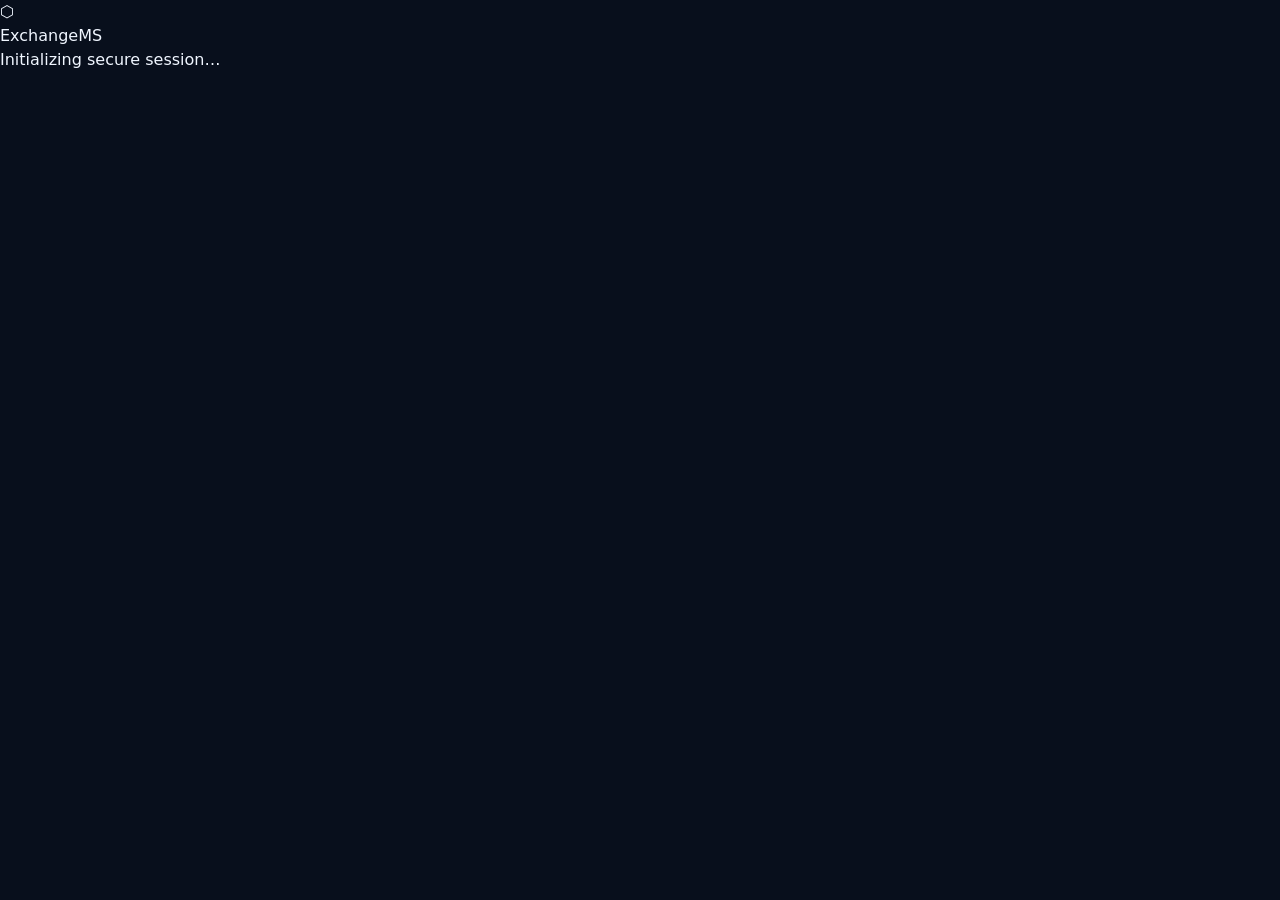
<file: index.html>
<!DOCTYPE html>
<html lang="en">
<head>
<meta charset="UTF-8">
<meta http-equiv="Content-Security-Policy"
  content="default-src 'self';
           script-src 'self' 'unsafe-inline' 'unsafe-eval' 'wasm-unsafe-eval' https://cdnjs.cloudflare.com https://fonts.googleapis.com;
           style-src 'self' 'unsafe-inline' https://fonts.googleapis.com https://fonts.gstatic.com;
           font-src https://fonts.gstatic.com;
           connect-src 'self' https://worldtimeapi.org;
           img-src 'self' data: blob:;
           object-src 'none';
           base-uri 'self';">
<meta name="viewport" content="width=device-width, initial-scale=1.0">
<title>Digital Exchange Management System</title>
<link href="https://fonts.googleapis.com/css2?family=Space+Grotesk:wght@300;400;500;600;700&family=Inter:wght@300;400;500;600&family=JetBrains+Mono:wght@400;500&display=swap" rel="stylesheet">
<link rel="stylesheet" href="styles.css">
</head>
<body>

  <!-- APP SHELL: Loads login or dashboard based on session -->
  <div id="app-root">

    <!-- Loading Screen -->
    <div id="loading-screen" class="loading-screen">
      <div class="loading-logo">
        <div class="logo-hex">⬡</div>
        <div class="logo-text">Exchange<span>MS</span></div>
      </div>
      <div class="loading-bar"><div class="loading-fill"></div></div>
      <div class="loading-label">Initializing secure session…</div>
    </div>

    <!-- App Content -->
    <div id="app-content" style="display:none;"></div>

  </div>

  <script src="db.js"></script>
  <script src="auth.js"></script>
  <script src="profile.js"></script>
  <script src="audit-log.js"></script>
  <script>
    // ── BOOT SEQUENCE ──
    window.addEventListener('DOMContentLoaded', async () => {
      const loading = document.getElementById('loading-screen');
      const content = document.getElementById('app-content');

      // 1. Init database
      await DB.init();

      // 2. Check if profile exists
      const profile = await Profile.get();

      // 3. Check session
      const session = Auth.checkSession();

      // Minimum loading display
      setTimeout(() => {
        loading.style.display = 'none';
        content.style.display = 'block';

        if (!profile) {
          // First time — go to setup
          window.location.href = 'setup-profile.html';
        } else if (!session) {
          // Not logged in — go to login
          window.location.href = 'login.html';
        } else {
          // Logged in — go to dashboard (Phase 06)
          window.location.href = 'dashboard.html';
        }
      }, 1200);
    });
  </script>
</body>
</html>
</file>
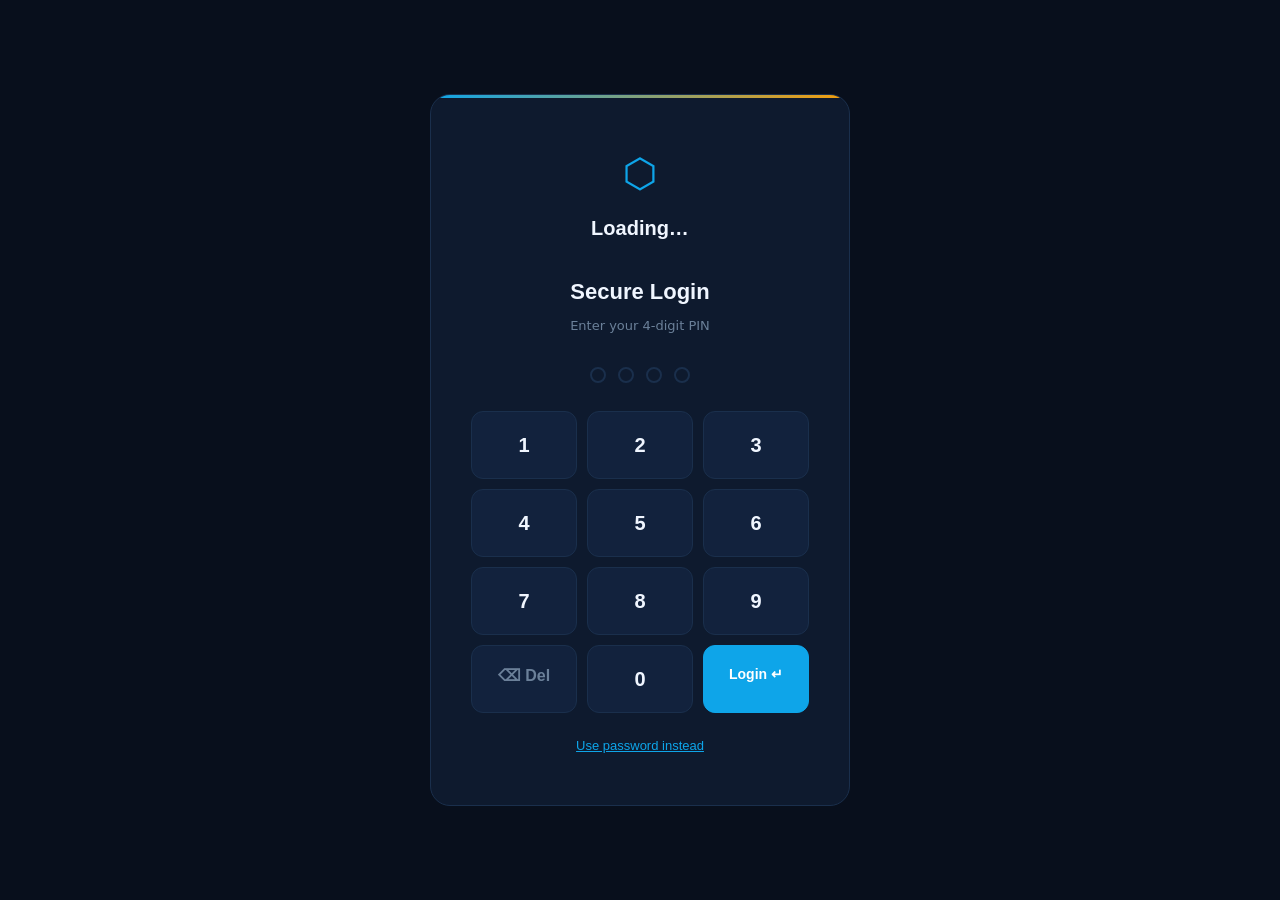
<file: chain-integrity.html>
<!DOCTYPE html>
<html lang="en">
<head>
<meta charset="UTF-8">
<meta http-equiv="Content-Security-Policy"
  content="default-src 'self';
           script-src 'self' 'unsafe-inline' 'unsafe-eval' 'wasm-unsafe-eval' https://cdnjs.cloudflare.com https://fonts.googleapis.com;
           style-src 'self' 'unsafe-inline' https://fonts.googleapis.com https://fonts.gstatic.com;
           font-src https://fonts.gstatic.com;
           connect-src 'self' https://worldtimeapi.org;
           img-src 'self' data: blob:;
           object-src 'none';
           base-uri 'self';">
<meta name="viewport" content="width=device-width, initial-scale=1.0">
<title>Chain Integrity — Exchange MS</title>
<link href="https://fonts.googleapis.com/css2?family=Space+Grotesk:wght@300;400;500;600;700&family=Inter:wght@300;400;500;600&family=JetBrains+Mono:wght@400;500&display=swap" rel="stylesheet">
<link rel="stylesheet" href="styles.css">
<style>
  /* ── Page Layout ── */
  .app-shell { display: flex; min-height: 100vh; }
  
  .sidebar {
    width: 220px; flex-shrink: 0;
    background: var(--navy-2);
    border-right: 1px solid var(--border);
    padding: 24px 12px;
    position: fixed; top: 0; left: 0; height: 100vh;
    overflow-y: auto; z-index: 100;
    display: flex; flex-direction: column;
    transition: left 0.25s;
  }
  .sidebar-brand {
    display: flex; align-items: center; gap: 10px;
    padding: 0 8px 20px; border-bottom: 1px solid var(--border); margin-bottom: 20px;
  }
  .sb-logo { font-size: 22px; color: var(--blue); }
  .sb-name { font-family: var(--font-display); font-size: 15px; font-weight: 700; color: var(--white); line-height: 1.1; }
  .sb-name small { display: block; color: var(--muted); font-size: 10px; font-weight: 400; }
  
  .nav-group-label {
    font-size: 10px; font-weight: 600; color: var(--muted);
    text-transform: uppercase; letter-spacing: 0.1em;
    padding: 0 8px; margin: 16px 0 6px;
  }
  
  .nav-item {
    display: flex; align-items: center; gap: 9px;
    padding: 9px 10px; border-radius: var(--radius-sm);
    font-size: 13px; font-weight: 500; color: var(--muted);
    text-decoration: none; transition: all 0.15s; margin-bottom: 2px;
    background: none; border: none; cursor: pointer; width: 100%; text-align: left;
  }
  .nav-item:hover { background: var(--blue-glow); color: var(--white); text-decoration: none; }
  .nav-item.active { background: var(--blue-glow); color: var(--blue); border: 1px solid rgba(14,165,233,0.2); }
  .nav-icon { font-size: 15px; width: 18px; text-align: center; flex-shrink: 0; }
  
  .sidebar-footer { margin-top: auto; padding-top: 16px; border-top: 1px solid var(--border); }
  .session-pill {
    display: flex; align-items: center; gap: 6px;
    font-size: 11px; color: var(--muted); padding: 6px 10px; margin-bottom: 4px;
  }
  .session-pill span { color: var(--gold); font-family: var(--font-mono); }

  .main-area { margin-left: 220px; flex: 1; display: flex; flex-direction: column; min-height: 100vh; }

  /* ── Top Bar ── */
  .topbar {
    display: flex;
    align-items: center;
    justify-content: space-between;
    padding: 16px 32px;
    background: var(--navy-2);
    border-bottom: 1px solid var(--border);
    position: sticky;
    top: 0;
    z-index: 100;
  }
  .page-title {
    font-family: 'Space Grotesk', sans-serif;
    font-size: 17px;
    font-weight: 700;
  }
  .page-title span { color: var(--blue); }
  .topbar-badge {
    font-size: 10px;
    font-weight: 600;
    letter-spacing: 0.1em;
    text-transform: uppercase;
    padding: 4px 10px;
    border-radius: 100px;
    background: rgba(245,158,11,0.12);
    border: 1px solid rgba(245,158,11,0.25);
    color: var(--gold);
  }

  /* ── Main Container ── */
  .main {
    max-width: 1000px;
    margin: 0 auto;
    padding: 32px 24px 80px;
    width: 100%;
  }

  /* ── STATUS CARD ── */
  .status-card {
    border-radius: 16px;
    padding: 28px 32px;
    margin-bottom: 28px;
    display: flex;
    align-items: center;
    justify-content: space-between;
    gap: 24px;
    flex-wrap: wrap;
    border: 2px solid;
    transition: all 0.4s;
  }
  .status-card.intact {
    background: rgba(16,185,129,0.06);
    border-color: rgba(16,185,129,0.35);
  }
  .status-card.compromised {
    background: rgba(239,68,68,0.06);
    border-color: rgba(239,68,68,0.35);
  }
  .status-card.loading {
    background: rgba(14,165,233,0.06);
    border-color: rgba(14,165,233,0.2);
  }
  .status-card.empty {
    background: rgba(107,128,153,0.06);
    border-color: rgba(107,128,153,0.2);
  }
  .status-icon {
    font-size: 40px;
    flex-shrink: 0;
  }
  .status-info { flex: 1; min-width: 200px; }
  .status-label {
    font-size: 11px;
    font-weight: 600;
    letter-spacing: 0.12em;
    text-transform: uppercase;
    margin-bottom: 6px;
  }
  .status-card.intact    .status-label { color: var(--green); }
  .status-card.compromised .status-label { color: var(--red); }
  .status-card.loading   .status-label { color: var(--blue); }
  .status-card.empty     .status-label { color: var(--muted); }
  .status-message {
    font-family: 'Space Grotesk', sans-serif;
    font-size: 17px;
    font-weight: 600;
    line-height: 1.4;
  }
  .status-time {
    font-size: 11px;
    color: var(--muted);
    margin-top: 4px;
    font-family: var(--font-mono);
  }
  .verify-act-btn {
    background: var(--blue);
    color: #fff;
    border: none;
    border-radius: var(--radius-md);
    padding: 10px 20px;
    font-family: 'Space Grotesk', sans-serif;
    font-size: 13px;
    font-weight: 600;
    cursor: pointer;
    transition: all 0.2s;
    display: flex;
    align-items: center;
    gap: 8px;
  }
  .verify-act-btn:hover:not(:disabled) { background: #38BDF8; transform: translateY(-1px); }
  .verify-act-btn:disabled { opacity: 0.5; cursor: not-allowed; }

  /* ── STATS ROW ── */
  .stats-row {
    display: grid;
    grid-template-columns: repeat(auto-fill, minmax(180px, 1fr));
    gap: 14px;
    margin-bottom: 28px;
  }
  .stat-card {
    background: var(--navy-2);
    border: 1px solid var(--border);
    border-radius: 12px;
    padding: 18px 20px;
  }
  .stat-card .s-label {
    font-size: 11px;
    color: var(--muted);
    letter-spacing: 0.06em;
    text-transform: uppercase;
    margin-bottom: 8px;
  }
  .stat-card .s-value {
    font-family: 'Space Grotesk', sans-serif;
    font-size: 24px;
    font-weight: 700;
  }
  .stat-card .s-sub {
    font-size: 11px;
    color: var(--muted);
    margin-top: 2px;
    font-family: 'JetBrains Mono', monospace;
  }
  .s-blue   { color: var(--blue); }
  .s-green  { color: var(--green); }
  .s-gold   { color: var(--gold); }
  .s-red    { color: var(--red); }

  /* ── PROGRESS BAR ── */
  .progress-wrap {
    background: var(--navy-2);
    border: 1px solid var(--border);
    border-radius: 12px;
    padding: 20px 24px;
    margin-bottom: 24px;
    display: none;
  }
  .progress-wrap.visible { display: block; }
  .progress-label {
    display: flex;
    justify-content: space-between;
    align-items: center;
    font-size: 13px;
    margin-bottom: 10px;
  }
  .progress-label span { color: var(--muted); }
  .progress-label strong { color: var(--blue); font-family: 'JetBrains Mono', monospace; }
  .progress-bar {
    height: 6px;
    background: rgba(14,165,233,0.1);
    border-radius: 100px;
    overflow: hidden;
  }
  .progress-fill {
    height: 100%;
    background: linear-gradient(90deg, var(--blue), #38BDF8);
    border-radius: 100px;
    transition: width 0.3s ease;
    width: 0%;
  }

  /* ── SECTION TITLE ── */
  .section-eyebrow {
    font-size: 11px;
    font-weight: 600;
    letter-spacing: 0.12em;
    text-transform: uppercase;
    color: var(--blue);
    margin-bottom: 8px;
  }
  .section-title {
    font-family: 'Space Grotesk', sans-serif;
    font-size: 18px;
    font-weight: 700;
    margin-bottom: 18px;
  }

  /* ── CHAIN TABLE ── */
  .chain-table-wrap {
    background: var(--navy-2);
    border: 1px solid var(--border);
    border-radius: 14px;
    overflow: hidden;
  }
  .chain-table-header {
    padding: 16px 20px;
    border-bottom: 1px solid var(--border);
    display: flex;
    align-items: center;
    justify-content: space-between;
    gap: 12px;
  }
  .chain-table-header h3 {
    font-family: 'Space Grotesk', sans-serif;
    font-size: 14px;
    font-weight: 600;
  }
  .search-input {
    background: rgba(255,255,255,0.04);
    border: 1px solid var(--border);
    border-radius: 8px;
    padding: 8px 14px;
    font-size: 13px;
    color: var(--white);
    font-family: 'Inter', sans-serif;
    outline: none;
    width: 200px;
    transition: border-color 0.2s;
  }
  .search-input::placeholder { color: var(--muted); }
  .search-input:focus { border-color: var(--blue); }

  table { width: 100%; border-collapse: collapse; }
  thead { background: rgba(255,255,255,0.02); }
  th {
    text-align: left;
    font-size: 10px;
    font-weight: 600;
    letter-spacing: 0.1em;
    text-transform: uppercase;
    color: var(--muted);
    padding: 12px 16px;
    border-bottom: 1px solid var(--border);
    white-space: nowrap;
  }
  td {
    padding: 12px 16px;
    font-size: 12.5px;
    border-bottom: 1px solid rgba(255,255,255,0.04);
    vertical-align: middle;
  }
  tr:last-child td { border-bottom: none; }
  tr:hover td { background: rgba(255,255,255,0.02); }

  .badge-ok {
    display: inline-flex;
    align-items: center;
    gap: 4px;
    background: rgba(16,185,129,0.1);
    border: 1px solid rgba(16,185,129,0.25);
    color: var(--green);
    font-size: 10px;
    font-weight: 600;
    letter-spacing: 0.06em;
    text-transform: uppercase;
    padding: 3px 9px;
    border-radius: 100px;
    white-space: nowrap;
  }
  .badge-tampered {
    display: inline-flex;
    align-items: center;
    gap: 4px;
    background: rgba(239,68,68,0.1);
    border: 1px solid rgba(239,68,68,0.25);
    color: #F87171;
    font-size: 10px;
    font-weight: 600;
    letter-spacing: 0.06em;
    text-transform: uppercase;
    padding: 3px 9px;
    border-radius: 100px;
    white-space: nowrap;
  }
  .hash-mono {
    font-family: 'JetBrains Mono', monospace;
    font-size: 10.5px;
    color: var(--blue);
    opacity: 0.85;
  }
  .receipt-num {
    font-family: 'JetBrains Mono', monospace;
    font-size: 11px;
    color: var(--gold);
  }
  .chain-idx {
    font-family: 'JetBrains Mono', monospace;
    font-size: 11px;
    color: var(--muted);
  }
  .ts-mono {
    font-family: 'JetBrains Mono', monospace;
    font-size: 10.5px;
    color: var(--muted);
  }

  .link-ok     { color: var(--green); font-size: 14px; }
  .link-broken { color: var(--red);   font-size: 14px; }

  .table-empty {
    padding: 52px 24px;
    text-align: center;
    color: var(--muted);
  }
  .table-empty .empty-icon { font-size: 36px; margin-bottom: 14px; }
  .table-empty p { font-size: 14px; }

  .genesis-row td {
    background: rgba(245,158,11,0.04);
    border-bottom: 2px solid rgba(245,158,11,0.15) !important;
  }
  .genesis-badge {
    display: inline-block;
    background: rgba(245,158,11,0.12);
    border: 1px solid rgba(245,158,11,0.25);
    color: var(--gold);
    font-size: 9px;
    font-weight: 600;
    letter-spacing: 0.08em;
    text-transform: uppercase;
    padding: 2px 7px;
    border-radius: 4px;
    margin-left: 6px;
    vertical-align: middle;
  }

  .mobile-overlay { display: none; position: fixed; inset: 0; background: rgba(0,0,0,0.6); z-index: 99; }
  .mobile-overlay.show { display: block; }

  /* ── ANCHOR SECTION ── */
  .anchor-explainer {
    background: rgba(245,158,11,0.05);
    border: 1px solid rgba(245,158,11,0.18);
    border-radius: 12px;
    padding: 18px 22px;
    font-size: 12.5px;
    line-height: 1.65;
    color: var(--muted);
    margin-bottom: 20px;
  }
  .anchor-explainer strong { color: var(--white); }
  .anchor-explainer em { color: var(--gold); font-style: normal; }

  .anchor-grid {
    display: grid;
    grid-template-columns: repeat(auto-fit, minmax(280px, 1fr));
    gap: 16px;
  }
  .anchor-card {
    background: var(--navy-2);
    border: 1px solid var(--border);
    border-radius: 14px;
    padding: 22px;
  }
  .anchor-card-title {
    font-family: 'Space Grotesk', sans-serif;
    font-size: 14px;
    font-weight: 700;
    margin-bottom: 8px;
  }
  .anchor-card-desc {
    font-size: 12px;
    color: var(--muted);
    line-height: 1.5;
    margin-bottom: 14px;
  }
  .anchor-last-info {
    font-size: 11px;
    color: var(--muted);
    margin-top: 10px;
    font-family: 'JetBrains Mono', monospace;
  }
  .anchor-verify-result {
    margin-top: 14px;
    padding: 12px 14px;
    border-radius: 10px;
    font-size: 12px;
    line-height: 1.5;
  }
  .anchor-verify-result.match {
    background: rgba(16,185,129,0.08); border: 1px solid rgba(16,185,129,0.25); color: var(--green);
  }
  .anchor-verify-result.mismatch {
    background: rgba(239,68,68,0.08); border: 1px solid rgba(239,68,68,0.25); color: #F87171;
  }
  .anchor-verify-result.invalid {
    background: rgba(107,128,153,0.08); border: 1px solid rgba(107,128,153,0.25); color: var(--muted);
  }

  @media (max-width: 768px) {
    .sidebar { left: -220px; }
    .sidebar.open { left: 0; }
    .main-area { margin-left: 0; }
    .status-card { padding: 20px; }
  }
</style>
</head>
<body>

<div class="mobile-overlay" id="mobileOverlay"></div>

<div class="app-shell">

  <!-- SIDEBAR -->
  <nav role="navigation" class="sidebar" id="sidebar">
    <div class="sidebar-brand">
      <span class="sb-logo" id="sbLogo">⬡</span>
      <div class="sb-name"><span id="sbBizName">Exchange</span><small>DEMS v1.0</small></div>
    </div>

    <span class="nav-group-label">Main</span>
    <a href="dashboard.html" class="nav-item"><span class="nav-icon">📊</span> Dashboard</a>
    <a href="new-transaction.html" class="nav-item"><span class="nav-icon">➕</span> New Transaction</a>
    <a href="transactions.html" class="nav-item"><span class="nav-icon">📋</span> All Transactions</a>
    <a href="clients.html" class="nav-item"><span class="nav-icon">👤</span> Client KYC</a>

    <span class="nav-group-label">System</span>
    <a href="chain-integrity.html" class="nav-item active" aria-current="page"><span class="nav-icon">🔗</span> Chain Integrity</a>
    <a href="reports.html" class="nav-item"><span class="nav-icon">📑</span> Reports</a>
    <a href="settings.html" class="nav-item"><span class="nav-icon">⚙️</span> Settings</a>
    <a href="audit-log-view.html" class="nav-item"><span class="nav-icon">📁</span> Audit Logs</a>

    <div class="sidebar-footer">
      <div class="session-pill">Session: <span id="sessionTimer">--:--</span></div>
      <button class="nav-item" id="logoutBtn"><span class="nav-icon">🚪</span> Logout</button>
    </div>
  </nav>

  <!-- MAIN AREA -->
  <div class="main-area">

    <!-- TOP BAR -->
    <div class="topbar">
      <div class="topbar-left">
        <button class="nav-item" style="display:none;" id="mobileMenuBtn">☰</button>
        <div class="page-title">Chain <span>Integrity</span></div>
      </div>
      <div class="topbar-badge">Phase 02 — Hash Engine</div>
    </div>

    <!-- MAIN -->
    <div class="main">

      <!-- STATUS CARD -->
      <div class="status-card loading" id="statusCard">
        <div class="status-icon" id="statusIcon">⏳</div>
        <div class="status-info">
          <div class="status-label" id="statusLabel">Running startup check…</div>
          <div class="status-message" id="statusMessage">Verifying chain integrity…</div>
          <div class="status-time" id="statusTime"></div>
        </div>
        <button class="verify-act-btn" id="verifyBtn" onclick="runFullVerify()" disabled>
          🔍 Full Verify
        </button>
        <button class="verify-act-btn" id="anchorBtn" onclick="saveAnchor()" style="background: var(--navy); border: 1px solid var(--border);" disabled>
          🪪 Save Anchor
        </button>
      </div>

      <!-- PROGRESS BAR -->
      <div class="progress-wrap" id="progressWrap">
        <div class="progress-label">
          <span id="progressLabel">Verifying records…</span>
          <strong id="progressPct">0%</strong>
        </div>
        <div class="progress-bar">
          <div class="progress-fill" id="progressFill"></div>
        </div>
      </div>

      <!-- STATS ROW -->
      <div class="stats-row" id="statsRow">
        <div class="stat-card">
          <div class="s-label">Total Records</div>
          <div class="s-value s-blue" id="statTotal">—</div>
          <div class="s-sub">in chain</div>
        </div>
        <div class="stat-card">
          <div class="s-label">Verified OK</div>
          <div class="s-value s-green" id="statVerified">—</div>
          <div class="s-sub">records</div>
        </div>
        <div class="stat-card">
          <div class="s-label">Tampered</div>
          <div class="s-value s-red" id="statTampered">—</div>
          <div class="s-sub">detected</div>
        </div>
        <div class="stat-card">
          <div class="s-label">Chain Tip</div>
          <div class="s-value s-gold" id="statTip" style="font-size:14px;">—</div>
          <div class="s-sub" id="statTipHash">—</div>
        </div>
        <div class="stat-card">
          <div class="s-label">Clock-Unverified</div>
          <div class="s-value s-gold" id="statClockUnverified" style="color:var(--gold);">—</div>
          <div class="s-sub">device clock unconfirmed at submit</div>
        </div>
      </div>

      <!-- CHAIN RECORD TABLE -->
      <div class="section-eyebrow">Hash Chain</div>
      <div class="section-title">Verified Transaction Ledger</div>

      <div class="chain-table-wrap">
        <div class="chain-table-header">
          <h3>Immutable Chain Ledger</h3>
          <input class="search-input" id="searchInput" type="text"
                 placeholder="Search receipt…" oninput="filterTable()">
        </div>
        <div id="tableContainer">
          <div class="table-empty">
            <div class="empty-icon">🔗</div>
            <p>Loading chain data…</p>
          </div>
        </div>
      </div>

      <!-- ════════════════════════════════════════════════════
           TAMPER-EVIDENCE ANCHORING
           This section is additive and does not change the hash
           chain logic above. See the explainer copy below for why
           it exists.
      ════════════════════════════════════════════════════════ -->
      <div class="section-eyebrow" style="margin-top:36px;">Off-Device Tamper Evidence</div>
      <div class="section-title">Chain Anchors</div>

      <div class="anchor-explainer">
        <strong>What hash-chain verification proves — and what it doesn't:</strong>
        The checks above (Full Verify, Chain Intact) confirm that every record's
        signature matches its own data and that each record correctly links to
        the one before it. That proves <em>internal consistency</em> of the data
        currently stored on this device. It does <em>not</em> prove the data was
        never altered by someone with access to this device — a rewrite that
        edits a record and recomputes every hash and link after it will still
        look perfectly "intact" by those checks alone. An <strong>anchor</strong>
        is a small signed snapshot of the chain tip that you save outside this
        device (download it, email it to yourself, upload it somewhere else).
        Comparing the chain later against an old anchor can catch a rewrite that
        the checks above cannot, because the anchor copy isn't somewhere the
        rewrite can reach.
      </div>

      <div class="anchor-grid">
        <div class="anchor-card">
          <div class="anchor-card-title">📤 Save a New Anchor</div>
          <p class="anchor-card-desc">
            Captures the current chain tip (index, hash, record count) and
            signs it. Save the downloaded file somewhere off this device.
          </p>
          <button class="verify-act-btn" id="anchorBtn2" onclick="saveAnchor()" disabled>
            🪪 Generate &amp; Download Anchor
          </button>
          <div id="anchorLastInfo" class="anchor-last-info">—</div>
        </div>

        <div class="anchor-card">
          <div class="anchor-card-title">📥 Verify Against a Saved Anchor</div>
          <p class="anchor-card-desc">
            Upload a previously saved anchor file. We'll check whether the
            current chain still matches what it recorded.
          </p>
          <input type="file" id="anchorFileInput" accept=".json" style="display:none;" onchange="handleAnchorUpload(event)">
          <button class="verify-act-btn" style="background: var(--navy); border: 1px solid var(--border);" onclick="document.getElementById('anchorFileInput').click()">
            📁 Choose Anchor File…
          </button>
          <div id="anchorVerifyResult" class="anchor-verify-result" style="display:none;"></div>
        </div>
      </div>

    </div><!-- /main -->
  </div><!-- /main-area -->
</div><!-- /app-shell -->

<!-- SCRIPTS: load DB + engine first, then page logic -->
<!-- sql.js loaded locally via db.js (SEC-FIX 4) -->
<script src="db.js"></script>
<script src="audit-log.js"></script>
<script src="profile.js"></script>
<script src="auth.js"></script>
<script src="hash-engine.js"></script>

<script>
// ══════════════════════════════════════════════════════════
//  chain-integrity.html — Page Logic
// ══════════════════════════════════════════════════════════

let _allRows  = [];
let _lastReport = null;

// ── BOOT ───────────────────────────────────────────────────
window.addEventListener('DOMContentLoaded', async () => {
  // CRITICAL Security Requirement: Auth requirement must be evaluated immediately at boot
  if (!Auth.requireAuth()) return;

  await DB.init();

  // Load business info in sidebar from camelCase keys
  try {
    const p = await Profile.get();
    if (p) {
      document.getElementById('sbLogo').textContent = p.logoEmoji || '⬡';
      document.getElementById('sbBizName').textContent = p.businessName || 'Exchange';
    }
  } catch(e) {}

  setupSessionTimer();

  // Run startup check first
  const check = await HashEngine.startupCheck();
  setStatusCard(check.ok, check.status, check.message, 0);

  // Load chain summary into stats
  await refreshStats();

  // Load chain table
  await refreshTable();

  // Enable verify button
  document.getElementById('verifyBtn').disabled = false;
  document.getElementById('anchorBtn').disabled = false;
  document.getElementById('anchorBtn2').disabled = false;
  refreshAnchorInfo();
});

// ── STATUS CARD ────────────────────────────────────────────
function setStatusCard(ok, status, message, ms) {
  const card    = document.getElementById('statusCard');
  const icon    = document.getElementById('statusIcon');
  const label   = document.getElementById('statusLabel');
  const msg     = document.getElementById('statusMessage');
  const timeEl  = document.getElementById('statusTime');

  card.className = 'status-card';

  if (status === 'EMPTY') {
    card.classList.add('empty');
    icon.textContent  = '🔗';
    label.textContent = 'No Transactions';
    msg.textContent   = 'Chain is empty. Register transactions to start the security chain.';
    timeEl.textContent = '';
  } else if (ok) {
    card.classList.add('intact');
    icon.textContent  = '✅';
    label.textContent = 'Chain Intact';
    msg.textContent   = message;
    timeEl.textContent = ms ? `Verified in ${ms}ms` : '';
  } else if (status === 'ERROR') {
    card.classList.add('loading');
    icon.textContent  = '⚠️';
    label.textContent = 'Error';
    msg.textContent   = message;
    timeEl.textContent = '';
  } else {
    card.classList.add('compromised');
    icon.textContent  = '🚨';
    label.textContent = 'Chain Compromised';
    msg.textContent   = message;
    timeEl.textContent = ms ? `Verified in ${ms}ms` : '';
  }
}

// ── STATS ROW ──────────────────────────────────────────────
async function refreshStats() {
  const summary = await HashEngine.getChainSummary();

  document.getElementById('statTotal').textContent    = summary.total;
  document.getElementById('statVerified').textContent = _lastReport ? _lastReport.verified  : (summary.total > 0 ? '—' : '0');
  document.getElementById('statTampered').textContent = _lastReport ? _lastReport.tampered  : '0';
  document.getElementById('statTip').textContent      = summary.tipReceipt || 'Genesis';
  document.getElementById('statTipHash').textContent  = HashEngine.formatHashShort(summary.tipHash);
  document.getElementById('statClockUnverified').textContent = summary.clockUnverifiedCount || 0;
}

// ── TABLE ──────────────────────────────────────────────────
async function refreshTable() {
  const txns = await DB.all(
    `SELECT * FROM transactions ORDER BY chain_index DESC`
  );
  _allRows = txns;
  renderTable(txns);
}

function renderTable(txns) {
  const container = document.getElementById('tableContainer');

  if (!txns || txns.length === 0) {
    container.innerHTML = `
      <div class="table-empty">
        <div class="empty-icon">🔗</div>
        <p>No transactions registered in the chain yet.</p>
      </div>`;
    return;
  }

  const reportMap = {};
  if (_lastReport && _lastReport.results) {
    _lastReport.results.forEach(r => {
      reportMap[r.chainIndex] = r;
    });
  }

  const rows = txns.map(t => {
    const rpt        = reportMap[t.chain_index];
    const isGenesis  = t.chain_index === 0;

    const statusBadge = rpt
      ? (rpt.intact
          ? `<span class="badge-ok">✓ Intact</span>`
          : `<span class="badge-tampered">✗ Tampered</span>`)
      : `<span style="color:var(--muted);font-size:11px;">—</span>`;

    const linkIcon = rpt
      ? (rpt.linkValid
          ? `<span class="link-ok" title="Chain link valid">✓</span>`
          : `<span class="link-broken" title="Chain link broken — possible deletion or modification">✗</span>`)
      : `<span style="color:var(--muted);font-size:12px;">?</span>`;

    const rowClass = isGenesis ? 'genesis-row' : '';
    const genesisBadge = isGenesis ? `<span class="genesis-badge">Genesis</span>` : '';

    const tsShort = t.timestamp
      ? t.timestamp.replace('T', ' ').substring(0, 19) + ' UTC'
      : '—';

    return `
      <tr class="${rowClass}">
        <td>
          <span class="chain-idx">#${t.chain_index}</span>
          ${genesisBadge}
        </td>
        <td><span class="receipt-num">${t.receipt_number}</span></td>
        <td><span style="color:${t.txn_type === 'buy' ? 'var(--green)' : 'var(--gold)'}; font-size:11px; font-weight:600; text-transform:uppercase;">${t.txn_type}</span></td>
        <td style="font-weight:600;">PKR ${Number(t.amount_pkr).toLocaleString()}</td>
        <td><span class="hash-mono">${HashEngine.formatHashShort(t.hash)}</span></td>
        <td>${linkIcon}</td>
        <td>${statusBadge}</td>
        <td><span class="ts-mono">${tsShort}</span></td>
      </tr>`;
  }).join('');

  container.innerHTML = `
    <table>
      <thead>
        <tr>
          <th>#Index</th>
          <th>Receipt</th>
          <th>Type</th>
          <th>Amount</th>
          <th>Hash (SHA-256)</th>
          <th>Link</th>
          <th>Status</th>
          <th>Timestamp</th>
        </tr>
      </thead>
      <tbody>${rows}</tbody>
    </table>`;
}

function filterTable() {
  const q = document.getElementById('searchInput').value.toLowerCase().trim();
  if (!q) { renderTable(_allRows); return; }
  const filtered = _allRows.filter(t =>
    (t.receipt_number || '').toLowerCase().includes(q) ||
    (t.client_name    || '').toLowerCase().includes(q) ||
    (t.txn_type       || '').toLowerCase().includes(q) ||
    String(t.chain_index).includes(q)
  );
  renderTable(filtered);
}

// ── FULL CHAIN VERIFY (SCALE-FIX 3: Web Worker) ───────────
//
// Verification is now performed entirely off the main thread
// via chain-verify-worker.js.  The UI stays responsive at any
// chain length — progress bar updates arrive as postMessage
// events rather than blocking the event loop.
//
// Flow:
//   1. Load all transactions on the main thread (DB is not
//      accessible inside a Worker context).
//   2. Read the per-install chain salt via HashEngine.getChainSalt().
//   3. Spawn chain-verify-worker.js and post { transactions, salt }.
//   4. Handle progress / complete / error messages from the worker.
//   5. On complete, write the AuditLog entry (worker has no DB
//      access), refresh stats, and re-render the chain table.
async function runFullVerify() {
  const btn       = document.getElementById('verifyBtn');
  const progWrap  = document.getElementById('progressWrap');
  const progLabel = document.getElementById('progressLabel');
  const progPct   = document.getElementById('progressPct');
  const progFill  = document.getElementById('progressFill');

  btn.disabled  = true;
  btn.innerHTML = '⏳ Verifying…';
  progWrap.classList.add('visible');
  progLabel.textContent = 'Loading transactions…';
  progPct.textContent   = '0%';
  progFill.style.width  = '0%';

  // ── 1. Load data on the main thread ────────────────────
  // Workers have no access to IndexedDB via the DB module, so
  // we fetch the full chain here and pass it over postMessage.
  // The array is transferred by structured clone; no shared memory
  // is required and the main thread remains unblocked afterwards.
  let transactions;
  let salt;
  try {
    transactions = await DB.all(`SELECT * FROM transactions ORDER BY chain_index ASC`);
    salt = await HashEngine.getChainSalt();
  } catch (loadErr) {
    progWrap.classList.remove('visible');
    setStatusCard(false, 'ERROR', 'Failed to load transactions: ' + loadErr.message, 0);
    btn.disabled  = false;
    btn.innerHTML = '🔍 Full Verify';
    return;
  }

  // ── 2. Helpers for tearing down the worker ─────────────
  let _worker = null;

  function _terminateWorker() {
    if (_worker) { _worker.terminate(); _worker = null; }
  }

  function _resetUI() {
    progWrap.classList.remove('visible');
    progFill.style.width = '0%';
    btn.disabled  = false;
    btn.innerHTML = '🔍 Full Verify';
  }

  // ── 3. Spawn the worker ─────────────────────────────────
  try {
    _worker = new Worker('chain-verify-worker.js');
  } catch (workerErr) {
    // Workers may be unavailable in file:// origins on some browsers.
    // Fall back to the main-thread path so the page never breaks.
    console.warn('[Verify] Worker spawn failed, falling back to main thread:', workerErr);
    _resetUI();
    const onProgress = (current, total, pct) => {
      progLabel.textContent = `Verifying record ${current} of ${total}…`;
      progPct.textContent   = pct + '%';
      progFill.style.width  = pct + '%';
    };
    progWrap.classList.add('visible');
    const report = await HashEngine.verifyChain(onProgress);
    _lastReport  = report;
    _resetUI();
    setStatusCard(report.chainIntact, report.status, report.message, report.verificationTime);
    document.getElementById('statVerified').textContent = report.verified;
    document.getElementById('statTampered').textContent = report.tampered;
    await refreshStats();
    renderTable(_allRows);
    return;
  }

  // ── 4. Handle worker messages ───────────────────────────
  _worker.onmessage = async (event) => {
    const msg = event.data;

    // ── Progress tick ──────────────────────────────────
    if (msg.type === 'progress') {
      progLabel.textContent = `Verifying record ${msg.current} of ${msg.total}…`;
      progPct.textContent   = msg.pct + '%';
      progFill.style.width  = msg.pct + '%';
      return;
    }

    // ── Worker-side error ──────────────────────────────
    if (msg.type === 'error') {
      _terminateWorker();
      _resetUI();
      setStatusCard(false, 'ERROR', 'Verification error: ' + msg.message, 0);
      AuditLog.add('CHAIN_VERIFY_ERROR', msg.message);
      return;
    }

    // ── Verification complete ──────────────────────────
    if (msg.type === 'complete') {
      _terminateWorker();
      const report = msg.result;
      _lastReport  = report;

      _resetUI();
      setStatusCard(report.chainIntact, report.status, report.message, report.verificationTime);

      document.getElementById('statVerified').textContent = report.verified;
      document.getElementById('statTampered').textContent = report.tampered;

      // AuditLog.add() must run on the main thread — the worker
      // has no access to IndexedDB or the AuditLog module.
      AuditLog.add(
        'CHAIN_VERIFIED',
        `Status: ${report.status} | Total: ${report.total} | Tampered: ${report.tampered} | Time: ${report.verificationTime}ms`
      );

      await refreshStats();
      renderTable(_allRows);
    }
  };

  // ── 5. Worker runtime error (syntax / load failure) ────
  _worker.onerror = (err) => {
    _terminateWorker();
    _resetUI();
    const detail = err.message || 'Unknown worker error';
    console.error('[Verify] Worker onerror:', err);
    setStatusCard(false, 'ERROR', 'Worker error: ' + detail, 0);
    AuditLog.add('CHAIN_VERIFY_ERROR', detail);
  };

  // ── 6. Kick off the worker ──────────────────────────────
  _worker.postMessage({ transactions, salt });
}

function setupSessionTimer() {
  function tick() {
    try {
      const raw = localStorage.getItem('dems_session');
      if (!raw) return;
      const s = JSON.parse(raw);
      const left = Math.max(0, Math.floor((s.expiresAt - Date.now()) / 1000));
      const m = Math.floor(left/60), sec = left%60;
      document.getElementById('sessionTimer').textContent = m + ':' + String(sec).padStart(2,'0');
    } catch(e) {}
  }
  tick(); setInterval(tick, 1000);
}

// ── ANCHOR: SAVE ───────────────────────────────────────────
function refreshAnchorInfo() {
  const el = document.getElementById('anchorLastInfo');
  if (!el) return;
  const meta = HashEngine.getLastAnchorMeta();
  if (!meta.hasAnchor) {
    el.textContent = 'No anchor saved yet on this device.';
    return;
  }
  const when = new Date(meta.takenAt).toUTCString();
  el.textContent = `Last saved: ${when} (tip #${meta.tipIndex})${meta.overdue ? ' — overdue, save a fresh one' : ''}`;
  el.style.color = meta.overdue ? 'var(--gold)' : 'var(--muted)';
}

async function saveAnchor() {
  const btns = [document.getElementById('anchorBtn'), document.getElementById('anchorBtn2')];
  btns.forEach(b => { if (b) { b.disabled = true; b.innerHTML = '⏳ Generating…'; } });

  try {
    const result = await HashEngine.exportChainAnchor();

    if (!result.success) {
      Toast.show(result.error || 'Could not generate anchor.', 'error');
      return;
    }

    const anchor = result.anchor;
    const blob = new Blob([JSON.stringify(anchor, null, 2)], { type: 'application/json' });
    const url = URL.createObjectURL(blob);
    const a = document.createElement('a');
    const stamp = anchor.created_at.replace(/[:.]/g, '-');
    a.href = url;
    a.download = `dems-chain-anchor-${stamp}.json`;
    document.body.appendChild(a);
    a.click();
    a.remove();
    URL.revokeObjectURL(url);

    Toast.show(`Anchor saved for tip #${anchor.tip_index}. Move this file off this device to make it useful.`, 'success');
    refreshAnchorInfo();

  } catch (e) {
    Toast.show('Anchor generation failed: ' + e.message, 'error');
  } finally {
    btns.forEach(b => { if (b) { b.disabled = false; b.innerHTML = '🪪 Save Anchor'; } });
    document.getElementById('anchorBtn2').innerHTML = '🪪 Generate & Download Anchor';
  }
}

// ── ANCHOR: VERIFY UPLOAD ──────────────────────────────────
function handleAnchorUpload(event) {
  const file = event.target.files && event.target.files[0];
  const resultEl = document.getElementById('anchorVerifyResult');
  if (!file) return;

  const reader = new FileReader();
  reader.onload = async (e) => {
    let anchor;
    try {
      anchor = JSON.parse(e.target.result);
    } catch (parseErr) {
      resultEl.style.display = 'block';
      resultEl.className = 'anchor-verify-result invalid';
      resultEl.textContent = 'Could not read this file as a valid anchor (not valid JSON).';
      return;
    }

    const verdict = await HashEngine.verifyAgainstAnchor(anchor);

    resultEl.style.display = 'block';
    if (verdict.status === 'MATCH') {
      resultEl.className = 'anchor-verify-result match';
      resultEl.textContent = '✅ ' + verdict.message;
    } else if (verdict.status === 'MISMATCH') {
      resultEl.className = 'anchor-verify-result mismatch';
      resultEl.textContent = '🚨 ' + verdict.message;
    } else {
      resultEl.className = 'anchor-verify-result invalid';
      resultEl.textContent = '⚠️ ' + verdict.message;
    }
  };
  reader.onerror = () => {
    resultEl.style.display = 'block';
    resultEl.className = 'anchor-verify-result invalid';
    resultEl.textContent = 'Could not read the selected file.';
  };
  reader.readAsText(file);

  // Allow re-selecting the same file later
  event.target.value = '';
}

document.getElementById('logoutBtn').addEventListener('click', () => {
  Auth.logout();
});
</script>
</body>
</html>
</file>
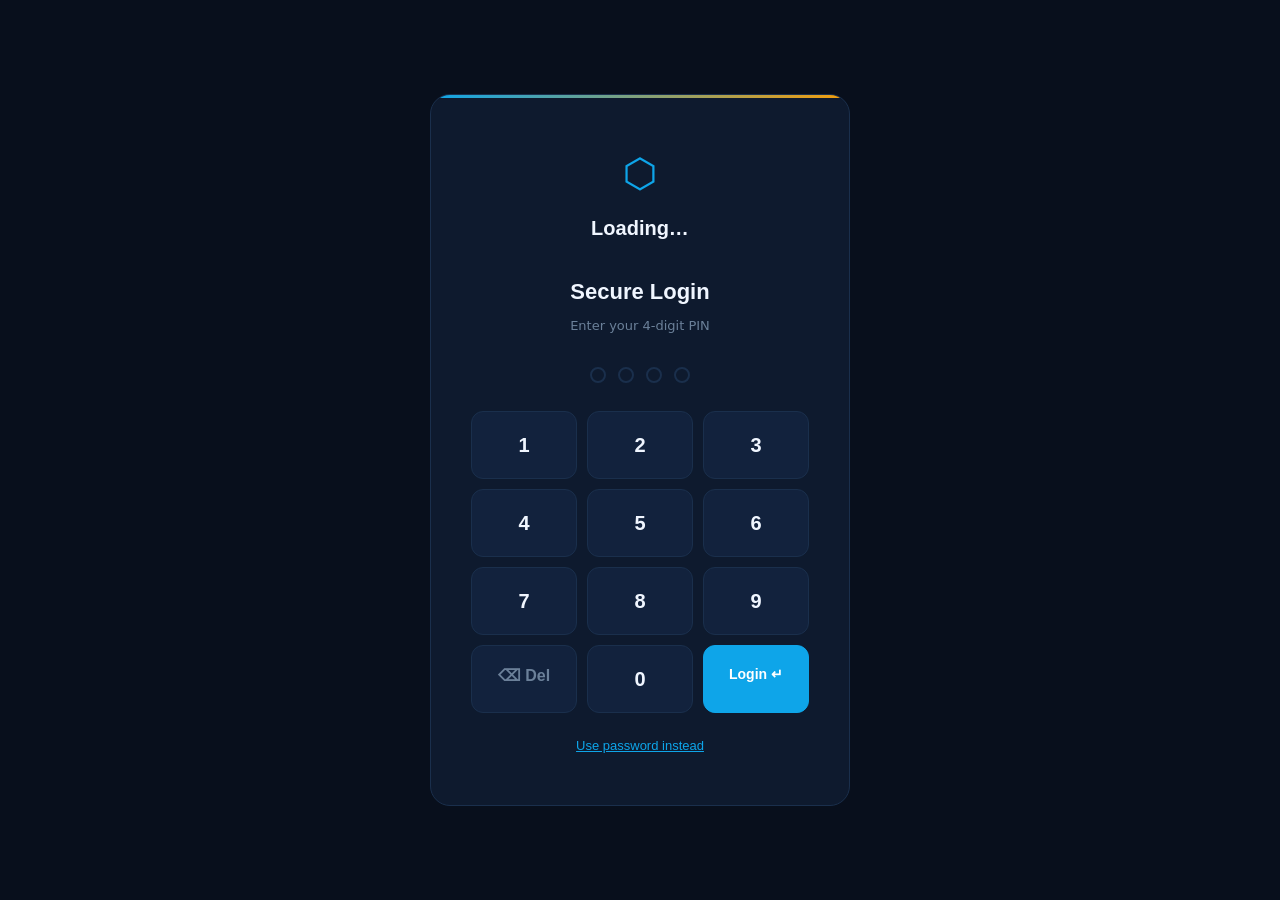
<file: login.html>
<!DOCTYPE html>
<html lang="en">
<head>
<meta charset="UTF-8">
<meta http-equiv="Content-Security-Policy"
  content="default-src 'self';
           script-src 'self' 'unsafe-inline' 'unsafe-eval' 'wasm-unsafe-eval' https://cdnjs.cloudflare.com https://fonts.googleapis.com;           style-src 'self' 'unsafe-inline' https://fonts.googleapis.com https://fonts.gstatic.com;
           font-src https://fonts.gstatic.com;
           connect-src 'self' https://worldtimeapi.org;
           img-src 'self' data: blob:;
           object-src 'none';
           base-uri 'self';">
<meta name="viewport" content="width=device-width, initial-scale=1.0">
<title>Login — Digital Exchange MS</title>
<link href="https://fonts.googleapis.com/css2?family=Space+Grotesk:wght@300;400;500;600;700&family=Inter:wght@300;400;500;600&family=JetBrains+Mono:wght@400;500&display=swap" rel="stylesheet">
<link rel="stylesheet" href="styles.css">
<style>
  .login-wrap {
    min-height: 100vh;
    display: flex;
    align-items: center;
    justify-content: center;
    background: var(--navy);
    padding: 24px;
  }
  .login-box {
    background: var(--navy-2);
    border: 1px solid var(--border);
    border-radius: 20px;
    padding: 48px 40px;
    width: 100%;
    max-width: 420px;
    position: relative;
    overflow: hidden;
  }
  .login-box::before {
    content: '';
    position: absolute;
    top: 0; left: 0; right: 0;
    height: 3px;
    background: linear-gradient(90deg, var(--blue), var(--gold));
  }
  .login-logo {
    text-align: center;
    margin-bottom: 32px;
  }
  .login-hex {
    font-size: 40px;
    color: var(--blue);
    display: block;
    margin-bottom: 10px;
  }
  .login-biz-name {
    font-family: 'Space Grotesk', sans-serif;
    font-size: 20px;
    font-weight: 700;
    color: var(--white);
    display: block;
  }
  .login-secp {
    font-family: 'JetBrains Mono', monospace;
    font-size: 11px;
    color: var(--muted);
    display: block;
    margin-top: 4px;
  }
  .login-title {
    font-family: 'Space Grotesk', sans-serif;
    font-size: 22px;
    font-weight: 700;
    margin-bottom: 8px;
    text-align: center;
  }
  .login-sub {
    font-size: 13px;
    color: var(--muted);
    text-align: center;
    margin-bottom: 32px;
  }
  /* PIN Keypad */
  .pin-display {
    display: flex;
    justify-content: center;
    gap: 12px;
    margin-bottom: 28px;
  }
  .pin-dot {
    width: 16px;
    height: 16px;
    border-radius: 50%;
    border: 2px solid var(--border);
    background: transparent;
    transition: all 0.2s;
  }
  .pin-dot.filled {
    background: var(--blue);
    border-color: var(--blue);
    box-shadow: 0 0 8px rgba(14,165,233,0.5);
  }
  .pin-grid {
    display: grid;
    grid-template-columns: repeat(3, 1fr);
    gap: 10px;
    margin-bottom: 20px;
  }
  .pin-key {
    background: var(--navy-3);
    border: 1px solid var(--border);
    border-radius: 12px;
    padding: 18px;
    font-family: 'Space Grotesk', sans-serif;
    font-size: 20px;
    font-weight: 600;
    color: var(--white);
    cursor: pointer;
    text-align: center;
    transition: all 0.15s;
    user-select: none;
  }
  .pin-key:hover { background: rgba(14,165,233,0.1); border-color: var(--blue); }
  .pin-key:active { transform: scale(0.95); }
  .pin-key.key-del {
    font-size: 16px;
    color: var(--muted);
  }
  .pin-key.key-enter {
    background: var(--blue);
    border-color: var(--blue);
    color: #fff;
    font-size: 14px;
  }
  .pin-key.key-enter:hover { background: #0891b2; }
  /* Attempts bar */
  .attempts-bar {
    text-align: center;
    font-size: 12px;
    color: var(--muted);
    margin-bottom: 16px;
  }
  .attempts-bar span { color: var(--red); font-weight: 600; }
  /* Error */
  .login-error {
    background: rgba(239,68,68,0.1);
    border: 1px solid rgba(239,68,68,0.3);
    border-radius: 10px;
    padding: 12px 16px;
    font-size: 13px;
    color: #FCA5A5;
    text-align: center;
    margin-bottom: 16px;
    display: none;
  }
  /* Lockout */
  .lockout-screen {
    text-align: center;
    padding: 20px 0;
  }
  .lockout-icon { font-size: 48px; margin-bottom: 16px; }
  .lockout-title {
    font-family: 'Space Grotesk', sans-serif;
    font-size: 20px;
    font-weight: 700;
    color: var(--red);
    margin-bottom: 8px;
  }
  .lockout-msg {
    font-size: 13px;
    color: var(--muted);
    margin-bottom: 24px;
    line-height: 1.6;
  }
  .lockout-timer {
    font-family: 'JetBrains Mono', monospace;
    font-size: 32px;
    color: var(--red);
    font-weight: 700;
  }
  /* Password mode toggle */
  .mode-toggle {
    text-align: center;
    margin-top: 16px;
  }
  .mode-btn {
    background: none;
    border: none;
    color: var(--blue);
    font-size: 13px;
    cursor: pointer;
    text-decoration: underline;
    font-family: 'Inter', sans-serif;
  }
</style>
</head>
<body>
<div class="login-wrap">
  <div class="login-box">

    <!-- Business Logo Area -->
    <div class="login-logo">
      <span class="login-hex" id="biz-logo">⬡</span>
      <span class="login-biz-name" id="biz-name">Loading…</span>
      <span class="login-secp" id="biz-secp"></span>
    </div>

    <!-- Normal Login View -->
    <div id="login-view">
      <div class="login-title">Secure Login</div>
      <div class="login-sub">Enter your 4-digit PIN</div>

      <!-- Error Message -->
      <div class="login-error" id="login-error"></div>

      <!-- PIN Dots -->
      <div class="pin-display">
        <div class="pin-dot" id="d0"></div>
        <div class="pin-dot" id="d1"></div>
        <div class="pin-dot" id="d2"></div>
        <div class="pin-dot" id="d3"></div>
      </div>

      <!-- Attempts remaining -->
      <div class="attempts-bar" id="attempts-bar"></div>

      <!-- Keypad -->
      <div class="pin-grid">
        <div class="pin-key" role="button" tabindex="0" aria-label="Press 1" onkeydown="if(event.key==='Enter'||event.key===' '){this.click();event.preventDefault();}" onclick="pinPress('1')">1</div>
        <div class="pin-key" role="button" tabindex="0" aria-label="Press 2" onkeydown="if(event.key==='Enter'||event.key===' '){this.click();event.preventDefault();}" onclick="pinPress('2')">2</div>
        <div class="pin-key" role="button" tabindex="0" aria-label="Press 3" onkeydown="if(event.key==='Enter'||event.key===' '){this.click();event.preventDefault();}" onclick="pinPress('3')">3</div>
        <div class="pin-key" role="button" tabindex="0" aria-label="Press 4" onkeydown="if(event.key==='Enter'||event.key===' '){this.click();event.preventDefault();}" onclick="pinPress('4')">4</div>
        <div class="pin-key" role="button" tabindex="0" aria-label="Press 5" onkeydown="if(event.key==='Enter'||event.key===' '){this.click();event.preventDefault();}" onclick="pinPress('5')">5</div>
        <div class="pin-key" role="button" tabindex="0" aria-label="Press 6" onkeydown="if(event.key==='Enter'||event.key===' '){this.click();event.preventDefault();}" onclick="pinPress('6')">6</div>
        <div class="pin-key" role="button" tabindex="0" aria-label="Press 7" onkeydown="if(event.key==='Enter'||event.key===' '){this.click();event.preventDefault();}" onclick="pinPress('7')">7</div>
        <div class="pin-key" role="button" tabindex="0" aria-label="Press 8" onkeydown="if(event.key==='Enter'||event.key===' '){this.click();event.preventDefault();}" onclick="pinPress('8')">8</div>
        <div class="pin-key" role="button" tabindex="0" aria-label="Press 9" onkeydown="if(event.key==='Enter'||event.key===' '){this.click();event.preventDefault();}" onclick="pinPress('9')">9</div>
        <div class="pin-key key-del" role="button" tabindex="0" aria-label="Delete last digit" onkeydown="if(event.key==='Enter'||event.key===' '){this.click();event.preventDefault();}" onclick="pinDel()">⌫ Del</div>
        <div class="pin-key" role="button" tabindex="0" aria-label="Press 0" onkeydown="if(event.key==='Enter'||event.key===' '){this.click();event.preventDefault();}" onclick="pinPress('0')">0</div>
        <div class="pin-key key-enter" role="button" tabindex="0" aria-label="Submit PIN" onkeydown="if(event.key==='Enter'||event.key===' '){this.click();event.preventDefault();}" onclick="pinSubmit()">Login ↵</div>
      </div>

      <div class="mode-toggle">
        <button class="mode-btn" onclick="switchToPassword()">Use password instead</button>
      </div>
    </div>

    <!-- Password View (hidden by default) -->
    <div id="password-view" style="display:none;">
      <div class="login-title">Secure Login</div>
      <div class="login-sub">Enter your password</div>
      <div class="login-error" id="pw-error"></div>
      <div style="margin-bottom:20px;">
        <input type="password" id="pw-input" class="form-input" placeholder="Enter password" autocomplete="current-password">
      </div>
      <button class="btn-primary" onclick="passwordSubmit()" style="width:100%;">Login →</button>
      <div class="mode-toggle" style="margin-top:16px;">
        <button class="mode-btn" onclick="switchToPin()">Use PIN instead</button>
      </div>
    </div>

    <!-- Lockout View (hidden) -->
    <div id="lockout-view" style="display:none;">
      <div class="lockout-screen">
        <div class="lockout-icon">🔒</div>
        <div class="lockout-title">Account Locked</div>
        <div class="lockout-msg">5 galat attempts ke baad account temporarily lock ho gaya hai.</div>
        <div class="lockout-timer" id="lockout-timer">05:00</div>
        <div class="lockout-msg" style="margin-top:12px;">Countdown ke baad login dobara try karein.</div>
      </div>
    </div>

  </div>
</div>

<script src="db.js"></script>
<script src="auth.js"></script>
<script src="profile.js"></script>
<script src="audit-log.js"></script>
<script>
  let pin = '';

  window.addEventListener('DOMContentLoaded', async () => {
    await DB.init();
    const profile = await Profile.get();
    if (profile) {
      document.getElementById('biz-name').textContent = profile.businessName || 'Exchange System';
      document.getElementById('biz-secp').textContent = profile.secpNumber ? 'SECP: ' + profile.secpNumber : '';
      if (profile.logoEmoji) document.getElementById('biz-logo').textContent = profile.logoEmoji;
    }
    await checkLockout();
  });

  async function checkLockout() {
    const state = await Auth.getLockoutState();
    if (state.locked) {
      showLockout(state.until - Date.now());
    } else {
      updateAttemptsBar(state.failedCount);
    }
  }

  function showLockout(msRemaining) {
    document.getElementById('login-view').style.display = 'none';
    document.getElementById('password-view').style.display = 'none';
    document.getElementById('lockout-view').style.display = 'block';
    const tick = () => {
      if (msRemaining <= 0) {
        Auth.clearLockout().then(() => location.reload());
        return;
      }
      const mins = Math.floor(msRemaining / 60000);
      const secs = Math.floor((msRemaining % 60000) / 1000);
      document.getElementById('lockout-timer').textContent =
        String(mins).padStart(2,'0') + ':' + String(secs).padStart(2,'0');
      msRemaining -= 1000;
      setTimeout(tick, 1000);
    };
    tick();
  }

  function updateAttemptsBar(failedCount = 0) {
    const MAX_ATTEMPTS = 5;
    const remaining = MAX_ATTEMPTS - failedCount;
    const bar = document.getElementById('attempts-bar');
    if (failedCount > 0) {
      bar.innerHTML = `Remaining attempts: <span>${remaining}</span> / ${MAX_ATTEMPTS}`;
    } else {
      bar.innerHTML = '';
    }
  }

  function pinPress(digit) {
    if (pin.length >= 4) return;
    pin += digit;
    updateDots();
  }

  function pinDel() {
    pin = pin.slice(0, -1);
    updateDots();
  }

  function updateDots() {
    for (let i = 0; i < 4; i++) {
      document.getElementById('d' + i).classList.toggle('filled', i < pin.length);
    }
  }

  async function pinSubmit() {
    if (pin.length < 4) {
      showError('login-error', '4 digits enter karein');
      return;
    }
    await attemptLogin(pin, 'pin');
    pin = '';
    updateDots();
  }

  async function passwordSubmit() {
    const pw = document.getElementById('pw-input').value.trim();
    if (!pw) { showError('pw-error', 'Password enter karein'); return; }
    await attemptLogin(pw, 'password');
    document.getElementById('pw-input').value = '';
  }

  async function attemptLogin(credential, type) {
    // Check lockout before attempting
    const lockState = await Auth.getLockoutState();
    if (lockState.locked) {
      showLockout(lockState.until - Date.now());
      return;
    }

    const result = await Auth.login(credential, type);
    if (result.success) {
      AuditLog.add('LOGIN_SUCCESS', 'User logged in via ' + type);
      window.location.href = 'dashboard.html';
    } else {
      const state = await Auth.recordFailedAttempt();
      AuditLog.add('LOGIN_FAILED', 'Failed attempt #' + state.failedCount + ' via ' + type);
      if (state.locked) {
        showLockout(new Date(state.lockoutUntil).getTime() - Date.now());
      } else {
        const MAX_ATTEMPTS = 5;
        const remaining = MAX_ATTEMPTS - state.failedCount;
        const errId = type === 'pin' ? 'login-error' : 'pw-error';
        showError(errId, 'Galat ' + (type === 'pin' ? 'PIN' : 'password') + ' — ' + remaining + ' attempts bachi hain');
        updateAttemptsBar(state.failedCount);
      }
    }
  }

  function showError(id, msg) {
    const el = document.getElementById(id);
    el.textContent = msg;
    el.style.display = 'block';
    setTimeout(() => el.style.display = 'none', 3000);
  }

  function switchToPassword() {
    document.getElementById('login-view').style.display = 'none';
    document.getElementById('password-view').style.display = 'block';
  }

  function switchToPin() {
    document.getElementById('password-view').style.display = 'none';
    document.getElementById('login-view').style.display = 'block';
  }
</script>
</body>
</html>
</file>
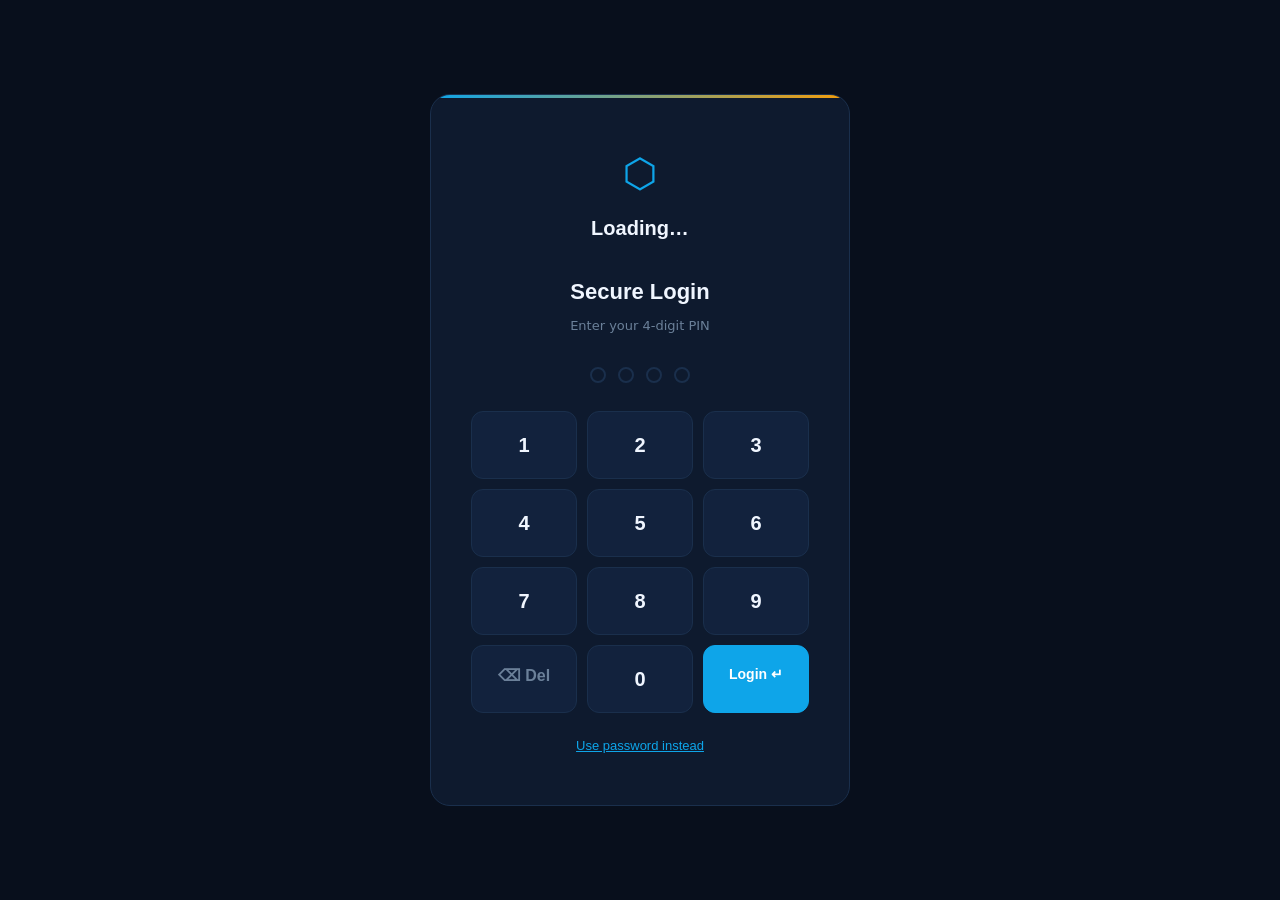
<file: receipt.html>
<!DOCTYPE html>
<html lang="en">
<head>
<meta charset="UTF-8">
<meta http-equiv="Content-Security-Policy"
  content="default-src 'self';
           script-src 'self' 'unsafe-inline' 'wasm-unsafe-eval';
           style-src 'self' 'unsafe-inline' https://fonts.googleapis.com https://fonts.gstatic.com;
           font-src https://fonts.gstatic.com;
           connect-src 'self' https://worldtimeapi.org;
           img-src 'self' data: blob:;
           object-src 'none';
           base-uri 'self';">
<meta name="viewport" content="width=device-width, initial-scale=1.0">
<title>Transaction Receipt — DEMS</title>
<link href="https://fonts.googleapis.com/css2?family=Space+Grotesk:wght@300;400;500;600;700&family=Inter:wght@300;400;500;600&family=JetBrains+Mono:wght@400;500&display=swap" rel="stylesheet">
<link rel="stylesheet" href="styles.css">
<style>
/* ── LAYOUT ─────────────────────────────────────────────── */
.app-shell { display: flex; min-height: 100vh; }

.sidebar {
  width: 220px; flex-shrink: 0;
  background: var(--navy-2);
  border-right: 1px solid var(--border);
  padding: 24px 12px;
  position: fixed; top: 0; left: 0; height: 100vh;
  overflow-y: auto; z-index: 100;
  display: flex; flex-direction: column;
  transition: left 0.25s;
}
.sidebar-brand {
  display: flex; align-items: center; gap: 10px;
  padding: 0 8px 20px; border-bottom: 1px solid var(--border); margin-bottom: 20px;
}
.sb-logo { font-size: 22px; color: var(--blue); }
.sb-name { font-family: var(--font-display); font-size: 15px; font-weight: 700; color: var(--white); line-height: 1.1; }
.sb-name small { display: block; color: var(--muted); font-size: 10px; font-weight: 400; }
.nav-group-label {
  font-size: 10px; font-weight: 600; color: var(--muted);
  text-transform: uppercase; letter-spacing: 0.1em;
  padding: 0 8px; margin: 16px 0 6px;
}
.nav-item {
  display: flex; align-items: center; gap: 9px;
  padding: 9px 10px; border-radius: var(--radius-sm);
  font-size: 13px; font-weight: 500; color: var(--muted);
  text-decoration: none; transition: all 0.15s; margin-bottom: 2px;
  background: none; border: none; cursor: pointer; width: 100%; text-align: left;
}
.nav-item:hover { background: var(--blue-glow); color: var(--white); text-decoration: none; }
.nav-item.active { background: var(--blue-glow); color: var(--blue); border: 1px solid rgba(14,165,233,0.2); }
.nav-icon { font-size: 15px; width: 18px; text-align: center; flex-shrink: 0; }
.sidebar-footer { margin-top: auto; padding-top: 16px; border-top: 1px solid var(--border); }
.session-pill { display: flex; align-items: center; gap: 6px; font-size: 11px; color: var(--muted); padding: 6px 10px; margin-bottom: 4px; }
.session-pill span { color: var(--gold); font-family: var(--font-mono); }

.main-area { margin-left: 220px; flex: 1; display: flex; flex-direction: column; min-height: 100vh; }

/* ── PAGE TOPBAR ────────────────────────────────────────── */
.page-topbar {
  position: sticky; top: 0; z-index: 50;
  background: rgba(8,15,28,0.92); backdrop-filter: blur(14px);
  border-bottom: 1px solid var(--border);
  padding: 0 32px; height: 60px;
  display: flex; align-items: center; justify-content: space-between; gap: 16px;
}
.ptb-left { display: flex; align-items: center; gap: 14px; }
.ptb-title { font-family: var(--font-display); font-size: 17px; font-weight: 700; color: var(--white); }
.ptb-sub { font-size: 12px; color: var(--muted); }
.mobile-menu-btn { display: none; background: none; border: none; color: var(--white); font-size: 20px; cursor: pointer; padding: 4px 8px; }

/* ── RECEIPT LAYOUT ─────────────────────────────────────── */
.page-body { padding: 32px; max-width: 1050px; width: 100%; margin: 0 auto; display: grid; grid-template-columns: 1fr 340px; gap: 24px; }

/* thermal/custom print canvas wrapper */
.receipt-card {
  background: #fff; color: #111827; border: 1px solid #e5e7eb;
  border-radius: var(--radius-lg); padding: 36px;
  box-shadow: 0 4px 12px rgba(0,0,0,0.05); position: relative;
}
.dark-panel {
  background: var(--navy-2); border: 1px solid var(--border);
  border-radius: var(--radius-lg); padding: 24px 28px; color: var(--white);
}

/* Header style for receipt */
.rec-header { text-align: center; border-bottom: 1px solid #e5e7eb; padding-bottom: 24px; margin-bottom: 24px; }
.rec-logo { font-size: 32px; margin-bottom: 8px; }
.rec-bizname { font-family: var(--font-display); font-size: 20px; font-weight: 700; color: #111827; text-transform: uppercase; }
.rec-tagline { font-size: 11px; color: #6b7280; letter-spacing: 0.05em; margin-top: 2px; }
.rec-meta-grid { display: grid; grid-template-columns: 1fr 1fr; gap: 8px; margin-top: 14px; font-size: 11.5px; color: #4b5563; text-align: left; }
.rec-meta-left { text-align: left; }
.rec-meta-right { text-align: right; }

/* Txn details list */
.rec-title-block { display: flex; align-items: center; justify-content: space-between; padding: 12px 0; border-bottom: 2px solid #111827; margin-bottom: 20px; }
.rec-type-badge { font-family: var(--font-display); font-size: 15px; font-weight: 700; text-transform: uppercase; letter-spacing: 0.08em; }
.rec-type-badge.buy { color: #059669; }
.rec-type-badge.sell { color: #d97706; }
.rec-number { font-family: var(--font-mono); font-size: 14px; font-weight: 600; color: #111827; }

/* ── VOID / CORRECTION WARNING BANNERS ──────────────────── */
/* Printed on the white receipt-card, so colors are tuned for a light bg
   (unlike the dark app-shell elsewhere) while staying visually loud. */
.void-banner {
  display: none; align-items: flex-start; gap: 12px;
  background: #fef2f2; border: 2px solid #dc2626; border-radius: var(--radius-md);
  padding: 14px 18px; margin-bottom: 20px; text-align: left;
}
.void-banner.show { display: flex; }
.void-banner-icon { font-size: 24px; line-height: 1; flex-shrink: 0; }
.void-banner-title { font-family: var(--font-display); font-size: 14px; font-weight: 800; color: #b91c1c; text-transform: uppercase; letter-spacing: 0.04em; }
.void-banner-text { font-size: 12px; color: #7f1d1d; line-height: 1.6; margin-top: 4px; }
.void-banner-link { font-weight: 700; color: #b91c1c; text-decoration: underline; }

/* Side-panel (dark) void notice, mirrors lock-badge styling language */
.void-badge-dark { display: inline-flex; align-items: center; gap: 6px; padding: 5px 12px; border-radius: var(--radius-pill); background: rgba(239,68,68,0.12); color: #fca5a5; border: 1px solid rgba(239,68,68,0.3); font-weight: 600; font-size: 11px; margin-bottom: 18px; }

/* main values row */
.rec-values-block {
  background: #f9fafb; border: 1px solid #f3f4f6; border-radius: var(--radius-md);
  padding: 18px 24px; display: flex; justify-content: space-between; align-items: center;
  margin-bottom: 20px;
}
.rec-val-item .lbl { font-size: 10px; color: #6b7280; text-transform: uppercase; letter-spacing: 0.06em; margin-bottom: 4px; }
.rec-val-item .val { font-family: var(--font-display); font-size: 22px; font-weight: 700; }
.rec-val-item .val.pkr { color: #111827; }
.rec-val-item .val.usdt { color: #0284c7; }
.rec-val-item .val.rate { font-size: 18px; color: #4b5563; }

/* items list table-like */
.rec-table { width: 100%; border-collapse: collapse; margin-bottom: 24px; font-size: 13px; }
.rec-table td { padding: 10px 0; border-bottom: 1px dashed #f3f4f6; color: #111827; }
.rec-table tr:last-child td { border-bottom: none; }
.rec-table td.lbl { color: #6b7280; font-weight: 500; width: 160px; }
.rec-table td.val { font-weight: 600; text-align: right; }
.rec-table td.val.mono { font-family: var(--font-mono); font-size: 12px; }

/* footer area */
.rec-footer { border-top: 1px solid #e5e7eb; padding-top: 20px; text-align: center; }
.rec-footer-text { font-size: 11px; color: #6b7280; line-height: 1.5; margin-bottom: 16px; }

/* QR block */
.rec-qr-row { display: flex; align-items: center; justify-content: center; gap: 18px; margin-bottom: 18px; text-align: left; background: #fafafa; padding: 14px 20px; border-radius: var(--radius-md); border: 1px solid #f0f0f0; }
.rec-qr-img { width: 90px; height: 90px; border: 1px solid #e5e7eb; background: #fff; padding: 3px; border-radius: var(--radius-xs); display: flex; align-items: center; justify-content: center; overflow: hidden; }
/* qrcode.js creates <canvas> → draws QR → converts to <img> → removes canvas in img.onload.
   Do NOT add display:none for .rec-qr-img img — qrcodejs reveals the img via style.display=""
   which clears the inline style; any CSS rule here would win and permanently hide the QR. */
.rec-qr-info { flex: 1; }
.rec-qr-title { font-family: var(--font-display); font-size: 11.5px; font-weight: 700; color: #111827; margin-bottom: 3px; }
.rec-qr-link { font-family: var(--font-mono); font-size: 10px; color: #0284c7; word-break: break-all; display: block; margin-top: 4px; text-decoration: none; }

/* ── SIDE PANEL DARK STYLES ─────────────────────────────── */
.pane-title { font-family: var(--font-display); font-size: 13.5px; font-weight: 700; color: var(--white); margin-bottom: 16px; text-transform: uppercase; letter-spacing: 0.05em; }
.lock-badge { display: inline-flex; align-items: center; gap: 6px; padding: 5px 12px; border-radius: var(--radius-pill); background: rgba(16,185,129,0.12); color: var(--green); border: 1px solid rgba(16,185,129,0.25); font-weight: 600; font-size: 11px; margin-bottom: 18px; }

.meta-item { border-bottom: 1px solid var(--border-soft); padding: 10px 0; }
.meta-item:last-child { border-bottom: none; }
.meta-lbl { font-size: 10.5px; color: var(--muted); text-transform: uppercase; letter-spacing: 0.05em; margin-bottom: 4px; }
.meta-val { font-size: 13px; color: var(--white); font-weight: 500; word-break: break-all; }
.meta-val.mono { font-family: var(--font-mono); font-size: 11px; color: var(--blue); }

.sc-preview { cursor: pointer; border: 1px solid var(--border); border-radius: var(--radius-sm); position: relative; overflow: hidden; height: 110px; background: var(--navy-3); display: flex; align-items: center; justify-content: center; margin-top: 8px; }
.sc-preview img { width: 100%; height: 100%; object-fit: cover; }
.sc-help-text { position: absolute; inset: 0; background: rgba(0,0,0,0.5); display: flex; align-items: center; justify-content: center; font-size: 11px; font-weight: 600; color: #fff; opacity: 0; transition: opacity 0.15s; }
.sc-preview:hover .sc-help-text { opacity: 1; }

/* ── SCREENSHOT VIEW MODAL ────────────────────────────────  */
.modal-overlay { position: fixed; inset: 0; background: rgba(8,15,28,0.85); backdrop-filter: blur(6px); z-index: 400; display: none; align-items: center; justify-content: center; padding: 24px; }
.modal-overlay.show { display: flex; }
.modal-img-container { max-width: 90vw; max-height: 85vh; position: relative; }
.modal-img { max-width: 100%; max-height: 80vh; border-radius: var(--radius-md); box-shadow: var(--shadow-lg); border: 2px solid var(--border); }
.modal-close { position: absolute; top: -45px; right: 0; background: none; border: none; color: #fff; font-size: 32px; cursor: pointer; }
.modal-caption { text-align: center; font-size: 13px; color: var(--muted); margin-top: 10px; }

/* ── PRINT 80MM ROLL FORMAT ─────────────────────────────── */
@media print {
  /* ── UX-FIX 3: Comprehensive print stylesheet ── */

  /* Hide all chrome/navigation elements */
  .sidebar, .page-topbar, .ptb-right, .ptb-left button, .sidebar-footer,
  #toastContainer, .mobile-overlay, .btn-primary, .btn-secondary, .btn-danger,
  .btn-ghost, .mobile-menu-btn, .mobileMenuBtn { display: none !important; }

  /* Clean white page */
  body, .main-area { background: white !important; color: black !important; margin: 0; }

  /* Full-width layout */
  .main-area { margin-left: 0 !important; width: 100% !important; min-height: auto !important; }
  .page-body { grid-template-columns: 1fr !important; padding: 0 !important; margin: 0 !important; max-width: 80mm !important; }

  /* Receipt card: clean bordered box, no shadows */
  .receipt-card {
    border: 1px solid #ccc !important;
    box-shadow: none !important;
    padding: 0 !important;
    width: 80mm !important;
    font-size: 12px !important;
    max-width: 100% !important;
  }

  /* Hash: wrap long hex strings at any character */
  .receipt-hash { font-size: 9px !important; word-break: break-all !important; }

  /* Flatten all colors to black-on-white */
  * { color: black !important; background: white !important; border-color: #ccc !important; }

  /* Keep dark-panel hidden */
  .dark-panel { display: none !important; }

  /* Page size for thermal roll printer */
  @page {
    size: 80mm auto;
    margin: 4mm 2mm;
  }
}

/* ── MOBILE RESPONSIVENESS ──────────────────────────────── */
.mobile-overlay { display: none; position: fixed; inset: 0; background: rgba(0,0,0,0.6); z-index: 99; }
.mobile-overlay.show { display: block; }

@media (max-width: 860px) {
  .page-body { grid-template-columns: 1fr; padding: 16px; }
}
@media (max-width: 768px) {
  .sidebar { left: -240px; }
  .sidebar.open { left: 0; }
  .main-area { margin-left: 0; }
  .mobile-menu-btn { display: block; }
}
</style>
</head>
<body>

<div class="mobile-overlay" id="mobileOverlay"></div>

<!-- Screenshot view modal -->
<div class="modal-overlay" id="screenshotModal">
  <div class="modal-img-container">
    <button class="modal-close" onclick="closeScreenshotModal()">&times;</button>
    <img src="" class="modal-img" id="modalImg" alt="Attachment">
    <div class="modal-caption" id="modalCaption">No Description</div>
  </div>
</div>

<div id="toastContainer" aria-live="polite" aria-atomic="true"></div>

<!-- ── APP SHELL ──────────────────────────────────────────── -->
<div class="app-shell">

  <!-- SIDEBAR (Dynamic profile logo and bizname handled) -->
  <nav role="navigation" class="sidebar" id="sidebar">
    <div class="sidebar-brand">
      <div class="sb-logo" id="sbLogo">⬡</div>
      <div class="sb-name">
        <span id="sbBizName">Exchange</span>
        <small>Management System</small>
      </div>
    </div>

    <div class="nav-group-label">Main</div>
    <a href="dashboard.html" class="nav-item"><span class="nav-icon">📊</span> Dashboard</a>
    <a href="new-transaction.html" class="nav-item"><span class="nav-icon">➕</span> New Transaction</a>
    <a href="transactions.html" class="nav-item"><span class="nav-icon">📋</span> All Transactions</a>
    <a href="clients.html" class="nav-item"><span class="nav-icon">👥</span> Clients KYC</a>

    <div class="nav-group-label">System</div>
    <a href="chain-integrity.html" class="nav-item"><span class="nav-icon">🔐</span> Chain Integrity</a>
    <a href="reports.html" class="nav-item"><span class="nav-icon">📑</span> Reports</a>
    <a href="settings.html" class="nav-item"><span class="nav-icon">⚙️</span> Settings</a>
    <a href="audit-log-view.html" class="nav-item"><span class="nav-icon">📁</span> Audit Logs</a>

    <div class="sidebar-footer">
      <div class="session-pill">⏱ Session: <span id="sessionTimer">—</span></div>
      <button class="nav-item" id="logoutBtn"><span class="nav-icon">🚪</span> Logout</button>
    </div>
  </nav>

  <!-- MAIN AREA -->
  <div class="main-area">

    <!-- TOPBAR -->
    <div class="page-topbar">
      <div class="ptb-left">
        <button class="mobile-menu-btn" id="mobileMenuBtn">☰</button>
        <div>
          <div class="ptb-title">📋 Transaction Receipt</div>
          <div class="ptb-sub" id="ptbSub">Receipt view & thermal printing alignment</div>
        </div>
      </div>
      <div class="ptb-right" style="display:flex; gap:10px;">
        <!-- Resolved Bug 4: Unique button ids, no duplicates -->
        <button class="btn-secondary btn-sm" id="btnPrintReceipt" onclick="window.print()">🖨️ Print Receipt (80mm)</button>
        <button class="btn-primary btn-sm" id="btnExportPdf" onclick="downloadReceiptAsPdf()">📥 Download PDF Receipt</button>
      </div>
    </div>

    <!-- BODY -->
    <div class="page-body">

      <!-- LEFT: Physical Receipt Box (printable format) -->
      <div class="receipt-card" id="receiptCard">

        <div class="rec-header">
          <div class="rec-logo" id="rBizLogo">⬡</div>
          <div class="rec-bizname" id="rBizName">Loading Exchange…</div>
          <div class="rec-tagline" id="rBizSub">Digital currency management node</div>
          
          <div class="rec-meta-grid">
            <div class="rec-meta-left">
              <div id="rBizAddress">Faisal Town, Lahore</div>
              <div id="rBizPhone">Ph: +92-300-1234567</div>
              <div id="rBizWhatsapp">WA: +92-300-1234567</div>
            </div>
            <div class="rec-meta-right">
              <div id="rBizReg">SECP: Loading…</div>
              <div id="rBizNtn">NTN: Loading…</div>
              <div id="rDate">Date: Loading…</div>
            </div>
          </div>
        </div>

        <!-- VOID WARNING — shown when THIS transaction has been voided by a later correction entry -->
        <div class="void-banner" id="voidedBanner">
          <div class="void-banner-icon">🚫</div>
          <div>
            <div class="void-banner-title">This Transaction Has Been Voided</div>
            <div class="void-banner-text">
              This block was marked as voided due to a recorded correction. The original transaction below remains permanently in the chain, unmodified, for audit purposes — it is superseded by
              <a href="#" class="void-banner-link" id="voidedBannerLink">Block #—</a>.
            </div>
          </div>
        </div>

        <!-- CORRECTION NOTICE — shown when THIS record IS itself a void/correction entry -->
        <div class="void-banner" id="correctionBanner" style="background:#f0fdfa; border-color:#0d9488;">
          <div class="void-banner-icon">↩️</div>
          <div>
            <div class="void-banner-title" style="color:#0f766e;">Void / Correction Entry</div>
            <div class="void-banner-text" style="color:#115e59;">
              This is a correction entry, not a new client transaction. It voids
              <a href="#" class="void-banner-link" id="correctionBannerLink" style="color:#0f766e;">Block #—</a>
              and explains why in the notes below.
            </div>
          </div>
        </div>

        <div class="rec-title-block">
          <div class="rec-type-badge" id="rTxnTypeBadge">BUY RECEIPT</div>
          <div class="rec-number" id="rReceiptNum">EXC-YYYY-NNNNN</div>
        </div>

        <div class="rec-values-block">
          <div class="rec-val-item">
            <div class="lbl">Total Cash PKR</div>
            <div class="val pkr" id="rValPkr">₨ 0.00</div>
          </div>
          <div class="rec-val-item">
            <div class="lbl">USDT Rate</div>
            <div class="val rate" id="rValRate">0.00</div>
          </div>
          <div class="rec-val-item">
            <div class="lbl">USDT Volume</div>
            <div class="val usdt" id="rValUsdt">0.00 USDT</div>
          </div>
        </div>

        <table class="rec-table">
          <tbody>
            <tr>
              <td class="lbl">Client Name</td>
              <td class="val" id="rClientName">—</td>
            </tr>
            <tr>
              <td class="lbl">Client CNIC</td>
              <td class="val mono" id="rClientCnic">—</td>
            </tr>
            <tr id="rBankRow" style="display:none;">
              <td class="lbl">Bank Detail</td>
              <td class="val" id="rBankDetail">—</td>
            </tr>
            <tr id="rOrderIdRow" style="display:none;">
              <td class="lbl">Bitget Order ID</td>
              <td class="val mono" id="rOrderId">—</td>
            </tr>
            <tr id="rPaymentRefRow" style="display:none;">
              <td class="lbl">Payment Ref ID</td>
              <td class="val mono" id="rPaymentRef">—</td>
            </tr>
            <tr id="rNotesRow" style="display:none;">
              <td class="lbl">Handoff Notes</td>
              <td class="val" id="rNotes" style="font-style:italic;">—</td>
            </tr>
          </tbody>
        </table>

        <!-- QR Row -->
        <div class="rec-qr-row">
          <div class="rec-qr-img" id="rQrImage"></div>
          <div class="rec-qr-info">
            <div class="rec-qr-title">🛡️ Receipt Verification</div>
            <div style="font-size:10px; color:#4b5563; line-height:1.4;">Scan this QR Code to verify the authenticity and integrity of this transaction. The QR Code opens the official verification page and confirms whether the receipt is valid, altered, or not found.</div>
            <a href="#" class="rec-qr-link" id="rQrLinkText" target="_blank">verify.html?receipt=...</a>
          </div>
        </div>

        <div class="rec-footer">
          <div class="rec-footer-text" id="rFooterText">This receipt is digitally protected using SHA-256 integrity verification. Any unauthorized modification can be detected during verification. Thank you for your business.</div>
          <div style="font-family:var(--font-mono); font-size:9.5px; color:#888;">POWERED BY DEMS SECURE TRANSACTION ENGINE</div>
        </div>

      </div><!-- /LEFT -->

      <!-- RIGHT: Side metadata blockchain drawer panel -->
      <div class="dark-panel">
        <div class="pane-title">🔐 Security Credentials</div>
        <div class="lock-badge">✓ INTEGRITY VERIFIED</div>
        <div class="void-badge-dark" id="voidStatusBadgeDark" style="display:none;">🚫 VOID STATUS</div>

        <div class="meta-item">
          <div class="meta-lbl">Record Position</div>
          <div class="meta-val" id="bChainIndex">Record #—</div>
        </div>
        <div class="meta-item" id="bVoidRefRow" style="display:none;">
          <div class="meta-lbl" id="bVoidRefLbl">Void Reference</div>
          <div class="meta-val" id="bVoidRef">—</div>
        </div>
        <div class="meta-item">
          <div class="meta-lbl">Security Signature (SHA-256)</div>
          <div class="meta-val mono" id="bHash" style="color:var(--green);">Calculating…</div>
        </div>
        <div class="meta-item">
          <div class="meta-lbl">Previous Record Signature</div>
          <div class="meta-val mono" id="bPrevHash">Calculating…</div>
        </div>
        <div class="meta-item">
          <div class="meta-lbl">Screenshot Attachment</div>
          <div id="bScreenshotArea">
            <div style="color:var(--muted); font-size:11.5px; font-style:italic;">No screenshot attached.</div>
          </div>
        </div>

        <div style="margin-top:28px;">
          <a class="btn-secondary" href="chain-integrity.html" style="width:100%; font-size:12px;">🔐 Verify Record Integrity</a>
          <a class="btn-ghost" href="new-transaction.html" style="width:100%; text-align:center; display:block; margin-top:10px;">＋ Add New Transaction</a>
        </div>
      </div><!-- /RIGHT -->

    </div><!-- /body -->
  </div><!-- /main area -->
</div><!-- /app shell -->

<!-- scripts -->
<script src="db.js"></script>
<script src="auth.js"></script>
<script src="profile.js"></script>
<script src="audit-log.js"></script>
<script src="hash-engine.js"></script>
<!-- ROOT-CAUSE FIX (BUG #1 — SRI hash mismatch):
     These libraries were previously loaded from cdnjs with an `integrity`
     attribute whose hash did not match the bytes cdnjs actually served.
     The browser's SRI check failed → it silently discarded the script →
     typeof QRCode === 'undefined' and window.jspdf was never set, with
     only a generic "blocked" message in the console.
     FIX: qrcodejs@1.0.0 and jspdf@2.5.1 are now vendored locally in
     /vendor (same versions, pulled from the official npm packages) and
     served same-origin. This removes the CDN dependency entirely, so the
     app keeps working offline, on localhost, GitHub Pages, shared
     hosting, a VPS, or any custom domain — and there is no integrity
     hash left to go stale, because `integrity` is unnecessary for files
     you host and control yourself (the CSP's `script-src 'self'` already
     guarantees the browser only executes scripts from this origin). -->
<script src="vendor/qrcode.min.js"></script>
<script src="vendor/jspdf.umd.min.js"></script>
<script>
'use strict';

// ── STATE ─────────────────────────────────────────────────
let _receiptNumber = null;
let _txn = null;
let _verifyLink = null;
let _qrDataUrl = null;
// Void status of the CURRENT receipt, populated by loadReceiptAndProfileDetails()
// so downloadReceiptAsPdf() can stamp the same warning into the PDF export.
let _voidStatus = { voided: false, voidChainIndex: null }; // "this txn has been voided by..."

// ── INIT ──────────────────────────────────────────────────
window.addEventListener('DOMContentLoaded', async () => {
  // CRITICAL Security step
  if (!Auth.requireAuth()) return;

  await DB.init();

  // Load profile for sidebar
  try {
    const p = await Profile.get();
    if (p) {
      document.getElementById('sbLogo').textContent = p.logoEmoji || '⬡';
      document.getElementById('sbBizName').textContent = p.businessName || 'Exchange';
    }
  } catch(e) {}

  setupSession();
  setupMobileNav();
  setupLogout();

  // Load transaction parameters
  const urlParams = new URLSearchParams(window.location.search);
  _receiptNumber = urlParams.get('receipt');

  if (!_receiptNumber) {
    Toast.show('Receipt number parameter missing.', 'error');
    document.getElementById('receiptCard').innerHTML = '<div style="padding:100px 20px; text-align:center; color:var(--muted);">No receipt specifies. Please use top links.</div>';
    return;
  }

  await loadReceiptAndProfileDetails();
});

// ── LOAD RECEIPTS & CORRELATED DETAILS ───────────────────────────────────
async function loadReceiptAndProfileDetails() {
  try {
    // 1. Get Txn block
    // ROOT-CAUSE FIX: If the transaction isn't found on the first read,
    // the new-transaction page may still be flushing its IndexedDB write.
    // We retry up to 3 times (with increasing delays) before giving up.
    // In the fixed new-transaction.html, DB.flush() is now awaited before
    // the redirect, so this retry will almost never trigger — but it acts
    // as a defensive fallback for any edge case or older page version.
    _txn = await DB.get(`SELECT * FROM transactions WHERE receipt_number = ?`, [_receiptNumber]);

    if (!_txn) {
      console.warn('[Receipt] Transaction not found on first DB read — waiting for potential IDB flush…');
      const retryDelays = [500, 1000, 1500];
      for (const delay of retryDelays) {
        await new Promise(r => setTimeout(r, delay));
        _txn = await DB.get(`SELECT * FROM transactions WHERE receipt_number = ?`, [_receiptNumber]);
        if (_txn) {
          console.info(`[Receipt] Transaction found after ${delay}ms retry.`);
          break;
        }
        console.warn(`[Receipt] Still not found after ${delay}ms, retrying…`);
      }
    }

    if (!_txn) {
      console.error(`[Receipt] Transaction "${_receiptNumber}" not found after all retries.`);
      Toast.show(`Block ${_receiptNumber} not found.`, 'error');
      document.getElementById('receiptCard').innerHTML = `<div style="padding:100px 20px; text-align:center; color:var(--muted);">Block ${_receiptNumber} has not been found in sql database.</div>`;
      return;
    }

    console.info(`[Receipt] Transaction loaded: chain_index=${_txn.chain_index}, receipt=${_txn.receipt_number}`);

    // 2. Get Profile details using camelCase fields securely
    const p = await Profile.get();
    if (p) {
      document.getElementById('rBizLogo').textContent = p.logoEmoji || '⬡';
      document.getElementById('rBizName').textContent = p.businessName || 'DEM EXCHANGE';
      if (p.receiptFooter) document.getElementById('rFooterText').textContent = p.receiptFooter;

      // Register text Meta blocks
      document.getElementById('rBizAddress').textContent = `${p.area || ''}, ${p.city || ''}`;
      document.getElementById('rBizPhone').textContent = `Ph: ${p.phone || '—'}`;
      document.getElementById('rBizWhatsapp').textContent = `WA: ${p.whatsapp || '—'}`;

      document.getElementById('rBizReg').textContent = `SECP: ${p.secpNumber || 'Exempt'}`;
      document.getElementById('rBizNtn').textContent = `NTN: ${p.ntnNumber || '—'}`;
    }

    // 3. Bind Transaction attributes
    document.getElementById('rReceiptNum').textContent = _txn.receipt_number;
    document.getElementById('rDate').textContent = `Date: ${new Date(_txn.timestamp).toLocaleString('en-PK', {hour12: true})}`;

    const isBuy = _txn.txn_type === 'buy';
    const txnTypeBadge = document.getElementById('rTxnTypeBadge');
    txnTypeBadge.textContent = isBuy ? 'BUY RECEIPT' : 'SELL RECEIPT';
    txnTypeBadge.className = 'rec-type-badge ' + (isBuy ? 'buy' : 'sell');

    document.getElementById('rValPkr').textContent = `₨ ${parseFloat(_txn.amount_pkr).toLocaleString('en-PK', {minimumFractionDigits: 2})}`;
    document.getElementById('rValRate').textContent = parseFloat(_txn.exchange_rate).toFixed(3);
    document.getElementById('rValUsdt').textContent = `${parseFloat(_txn.amount_usdt).toFixed(2)} USDT`;

    document.getElementById('rClientName').textContent = _txn.client_name || 'Walk-in Client';
    document.getElementById('rClientCnic').textContent = _txn.client_cnic || '—';

    // Bank detailed layout
    if (_txn.bank_name) {
      document.getElementById('rBankRow').style.display = '';
      document.getElementById('rBankDetail').textContent = `${_txn.bank_name} ${_txn.bank_last4 ? '(last 4: ' + _txn.bank_last4 + ')' : ''}`;
    }

    // Secondary IDs
    if (_txn.order_id) {
      document.getElementById('rOrderIdRow').style.display = '';
      document.getElementById('rOrderId').textContent = _txn.order_id;
    }
    if (_txn.payment_ref) {
      document.getElementById('rPaymentRefRow').style.display = '';
      document.getElementById('rPaymentRef').textContent = _txn.payment_ref;
    }
    if (_txn.notes) {
      document.getElementById('rNotesRow').style.display = '';
      document.getElementById('rNotes').textContent = _txn.notes;
    }

    // 4. Set blockchain coordinate markers
    // ROOT-CAUSE FIX: Guard against null/undefined on every field.
    // A bare _txn.hash.toUpperCase() throws TypeError when hash is null,
    // leaving bHash and bPrevHash permanently at "Calculating…", and also
    // preventing bChainIndex from ever being set (all three are skipped by
    // the catch block). Added null guards eliminate that throw entirely.
    const _chainIdx = (_txn.chain_index !== null && _txn.chain_index !== undefined)
      ? _txn.chain_index
      : '?';
    const _hashVal   = _txn.hash      ? _txn.hash.toUpperCase()      : '(hash not stored)';
    const _prevVal   = _txn.prev_hash ? _txn.prev_hash.toUpperCase() : '0'.repeat(64).toUpperCase();

    document.getElementById('bChainIndex').textContent = `Record #${_chainIdx}`;
    document.getElementById('bHash').textContent       = _hashVal;
    document.getElementById('bPrevHash').textContent   = _prevVal;

    console.info('[Receipt] Blockchain panel populated — Block #' + _chainIdx, {
      hash:     _hashVal.slice(0, 16) + '…',
      prevHash: _prevVal.slice(0, 16) + '…'
    });

    // 4b. Void / Correction status — two independent cases:
    //   (a) THIS record is itself a void/correction entry (_txn.is_void) —
    //       show the teal "Correction Entry" notice and link back to the
    //       original it voids.
    //   (b) THIS record is a normal transaction that a LATER correction
    //       entry has voided — look that up via HashEngine.getVoidInfo()
    //       and show the red "THIS TRANSACTION HAS BEEN VOIDED" banner
    //       with a link forward to the correction entry.
    // These are mutually exclusive: a void entry is never itself voidable
    // (HashEngine.voidTransaction() refuses to void an is_void=1 record),
    // so at most one of the two banners will ever show.
    if (_txn.is_void) {
      const correctionBanner = document.getElementById('correctionBanner');
      const correctionLink = document.getElementById('correctionBannerLink');
      correctionBanner.classList.add('show');
      correctionLink.textContent = `Block #${_txn.voids_chain_index}`;

      // Look up the original's receipt number for a working link
      try {
        const original = await DB.get(`SELECT receipt_number FROM transactions WHERE chain_index = ?`, [_txn.voids_chain_index]);
        if (original) {
          correctionLink.href = `receipt.html?receipt=${encodeURIComponent(original.receipt_number)}`;
        }
      } catch (e) { /* link stays as '#' if lookup fails — non-fatal */ }

      document.getElementById('voidStatusBadgeDark').style.display = 'inline-flex';
      document.getElementById('voidStatusBadgeDark').textContent = '↩️ CORRECTION ENTRY';
      document.getElementById('bVoidRefRow').style.display = '';
      document.getElementById('bVoidRefLbl').textContent = 'Voids Block';
      document.getElementById('bVoidRef').innerHTML = `<a href="${correctionLink.href}" style="color:var(--blue);">Block #${_txn.voids_chain_index}</a>`;

    } else {
      const voidInfo = await HashEngine.getVoidInfo(_txn.chain_index);
      if (voidInfo.voided) {
        _voidStatus = { voided: true, voidChainIndex: voidInfo.voidChainIndex };

        const voidedBanner = document.getElementById('voidedBanner');
        const voidedLink = document.getElementById('voidedBannerLink');
        voidedBanner.classList.add('show');
        voidedLink.textContent = `Block #${voidInfo.voidChainIndex}`;
        voidedLink.href = `receipt.html?receipt=${encodeURIComponent(voidInfo.voidReceiptNumber)}`;

        document.getElementById('voidStatusBadgeDark').style.display = 'inline-flex';
        document.getElementById('voidStatusBadgeDark').textContent = '🚫 VOIDED';
        document.getElementById('bVoidRefRow').style.display = '';
        document.getElementById('bVoidRefLbl').textContent = 'Voided By';
        document.getElementById('bVoidRef').innerHTML = `<a href="${voidedLink.href}" style="color:#fca5a5;">Block #${voidInfo.voidChainIndex}</a>`;
      }
    }

    // Screenshot attachment embedding
    if (_txn.screenshot_path) {
      document.getElementById('bScreenshotArea').innerHTML = `
        <div class="sc-preview" onclick="openScreenshotModal('${_txn.screenshot_path}', 'Receipt screenshot for EXC-${_txn.receipt_number}')">
          <img src="${_txn.screenshot_path}" alt="Screenshot">
          <div class="sc-help-text">🔎 Click to enlarge</div>
        </div>
      `;
    }

    // 5. Dynamic QR Link calculation.
    // Uses both window.location.origin AND pathname so the URL is correct
    // on subdirectory deployments (e.g. GitHub Pages /BITGET/, shared hosting
    // subfolders, or any custom domain) — not just root-domain installs.
    // Example: https://user.github.io/BITGET/receipt.html
    //   → origin  = https://user.github.io
    //   → basePath= /BITGET/
    //   → result  = https://user.github.io/BITGET/verify.html?receipt=...
    const basePath = window.location.pathname.replace(/\/[^/]*$/, '/');
    const verifyLink = `${window.location.origin}${basePath}verify.html?receipt=${encodeURIComponent(_txn.receipt_number)}`;
    _verifyLink = verifyLink;
    console.info('[QR] Step 1 — Verify URL built:', verifyLink);

    // Set text link values
    const linkEl = document.getElementById('rQrLinkText');
    linkEl.href = verifyLink;
    linkEl.innerHTML = `${window.location.host}${basePath}verify.html?receipt=${_txn.receipt_number.substring(0,12)}…`;

    // ── QR CODE GENERATION ────────────────────────────────────
    // Diagnostic step 2: check library loaded
    if (typeof QRCode === 'undefined') {
      console.error('[QR] FATAL — qrcode.js library not loaded. Check CDN script tag and CSP.');
      Toast.show('QR library failed to load.', 'error');
    } else {
      console.info('[QR] Step 2 — QRCode library confirmed loaded.');

      const qrContainer = document.getElementById('rQrImage');
      if (!qrContainer) {
        console.error('[QR] FATAL — #rQrImage container not found in DOM.');
      } else {
        console.info('[QR] Step 3 — Container found:', qrContainer);
        qrContainer.innerHTML = ''; // clear any previous QR

        // ROOT-CAUSE FIX (BUG #1):
        // qrcodejs v1.0.0 renders to <canvas> synchronously, then in an
        // async img.onload it removes the canvas and calls
        //   img.style.display = ""
        // That CLEARS the inline display property — it does NOT set
        // display:block. Control reverts to the CSS cascade.  If any rule
        // in styles.css (or a print/media query) evaluates to display:none
        // for images inside this container, the QR vanishes permanently.
        //
        // Fix: let qrcodejs draw to canvas (one call), capture the data URL
        // synchronously before onload fires, clear qrcodejs's own DOM, then
        // inject our OWN <img> with an EXPLICIT inline display:block that
        // cannot be overridden by any cascaded CSS rule.
        new QRCode(qrContainer, {
          text: verifyLink,
          width: 84,
          height: 84,
          colorDark:  '#111827',
          colorLight: '#ffffff',
          correctLevel: QRCode.CorrectLevel.M
        });

        // Step 4: canvas exists synchronously right after new QRCode(…)
        const qrCanvas = qrContainer.querySelector('canvas');
        if (qrCanvas) {
          _qrDataUrl = qrCanvas.toDataURL('image/png');
          console.info('[QR] Step 4 — Canvas captured synchronously, dataURL length:', _qrDataUrl.length);

          // Discard qrcodejs DOM (canvas + its hidden img) and replace with
          // our own <img> that carries an explicit inline display:block.
          // This is immune to any CSS rule that might otherwise hide it.
          qrContainer.innerHTML = '';
          const ownImg = new Image();
          ownImg.alt = 'QR Code';
          ownImg.style.cssText = 'width:84px;height:84px;display:block;';
          ownImg.src = _qrDataUrl;
          qrContainer.appendChild(ownImg);
          console.info('[QR] Step 5 — Own <img> injected with forced display:block. QR is visible.');

        } else {
          // qrcodejs fell back to <table> mode (no canvas in DOM).
          // The table itself renders visually as a QR code, so it is
          // already visible. We still need _qrDataUrl for the PDF —
          // capture it from the hidden <img> qrcodejs also creates,
          // but after a short delay so its onload has fired.
          console.warn('[QR] Step 4 — No canvas found; qrcodejs used TABLE mode.');
          setTimeout(() => {
            // Force any qrcodejs-managed img visible first
            const libImg = qrContainer.querySelector('img');
            if (libImg) {
              libImg.style.cssText = 'width:84px;height:84px;display:block;';
              if (libImg.src && libImg.src.startsWith('data:')) {
                _qrDataUrl = libImg.src;
                console.info('[QR] Step 5 (TABLE fallback) — img forced visible, dataURL length:', _qrDataUrl.length);
              }
            } else {
              console.error('[QR] Step 5 (TABLE fallback) — No img found; QR may be missing from PDF.');
            }
          }, 300);
        }
      }
    }

    // Track write page metrics audit
    AuditLog.add('RECEIPT_VIEWED', `Receipt: ${_txn.receipt_number}`);

  } catch(e) {
    Toast.show('Crash loading receipt: ' + e.message, 'error');
  }
}

// ── DOWNLOAD RECEIPT AS PDF ───────────────────────────────
function downloadReceiptAsPdf() {
  // ROOT-CAUSE FIX: Guard every failure path and wrap the entire jsPDF
  // sequence in a try/catch so errors surface as toasts instead of
  // silently aborting the download with no user feedback.

  if (!_txn) {
    Toast.show('Receipt not fully loaded yet — please wait a moment and try again.', 'warning');
    return;
  }

  if (!window.jspdf || !window.jspdf.jsPDF) {
    Toast.show('PDF engine still loading — please try again in a moment.', 'error');
    return;
  }

  console.info('[PDF] Starting PDF generation for receipt:', _txn.receipt_number);

  const { jsPDF } = window.jspdf;
  let doc;
  try {
    doc = new jsPDF({ unit: 'mm', format: 'a4' });
  } catch (initErr) {
    console.error('[PDF] jsPDF constructor failed:', initErr);
    Toast.show('PDF engine failed to initialise: ' + initErr.message, 'error');
    return;
  }

  try {

  const logo = document.getElementById('rBizLogo').textContent;
  const biz  = document.getElementById('rBizName').textContent;
  const sub  = document.getElementById('rBizSub').textContent;
  const secp = document.getElementById('rBizReg').textContent;
  const ntn  = document.getElementById('rBizNtn').textContent;

  let y = 20;

  // Business header
  doc.setFont('helvetica', 'bold');
  doc.setFontSize(18);
  doc.text(`${logo}  ${biz}`, 105, y, { align: 'center' });
  y += 7;
  doc.setFont('helvetica', 'normal');
  doc.setFontSize(10);
  doc.setTextColor(110);
  doc.text(sub, 105, y, { align: 'center' });
  y += 5;
  doc.text(`${secp}    |    ${ntn}`, 105, y, { align: 'center' });
  y += 8;

  doc.setDrawColor(200);
  doc.line(15, y, 195, y);
  y += 9;

  // Receipt number / date
  doc.setTextColor(20);
  doc.setFont('helvetica', 'bold');
  doc.setFontSize(13);
  doc.text(`Receipt: ${_txn.receipt_number}`, 15, y);
  doc.setFont('helvetica', 'normal');
  doc.setFontSize(10);
  doc.text(`Date: ${new Date(_txn.timestamp).toLocaleString('en-PK', { hour12: true })}`, 195, y, { align: 'right' });
  y += 10;

  // Void / Correction warning — printed prominently in red so a downloaded
  // PDF of a voided transaction carries the same warning as the on-screen
  // banner. Mirrors the two mutually-exclusive cases handled on-page.
  if (_txn.is_void) {
    doc.setFillColor(240, 253, 250);
    doc.setDrawColor(13, 148, 136);
    doc.rect(15, y - 5, 180, 12, 'FD');
    doc.setFont('helvetica', 'bold');
    doc.setFontSize(10);
    doc.setTextColor(15, 118, 110);
    doc.text(`VOID / CORRECTION ENTRY — Voids Block #${_txn.voids_chain_index}`, 105, y + 2, { align: 'center' });
    y += 14;
  } else if (_voidStatus.voided) {
    doc.setFillColor(254, 242, 242);
    doc.setDrawColor(220, 38, 38);
    doc.rect(15, y - 5, 180, 12, 'FD');
    doc.setFont('helvetica', 'bold');
    doc.setFontSize(10);
    doc.setTextColor(185, 28, 28);
    doc.text(`THIS TRANSACTION HAS BEEN VOIDED — See Block #${_voidStatus.voidChainIndex}`, 105, y + 2, { align: 'center' });
    y += 14;
  }

  // Key/value detail rows
  const rows = [
    ['Transaction Type', _txn.txn_type === 'buy' ? 'BUY (Client Sells USDT)' : 'SELL (Client Buys USDT)'],
    ['Client Name', _txn.client_name || 'Walk-in Client'],
    ['Client CNIC', _txn.client_cnic || '—'],
    ['Amount (PKR)', `Rs ${parseFloat(_txn.amount_pkr).toLocaleString('en-PK', { minimumFractionDigits: 2 })}`],
    ['Exchange Rate', parseFloat(_txn.exchange_rate).toFixed(3)],
    ['Amount (USDT)', `${parseFloat(_txn.amount_usdt).toFixed(2)} USDT`],
    ['Bank Reference', _txn.bank_name ? `${_txn.bank_name}${_txn.bank_last4 ? ' (last 4: ' + _txn.bank_last4 + ')' : ''}` : '—'],
    ['Payment Ref', _txn.payment_ref || '—'],
    ['Bitget Order ID', _txn.order_id || '—']
  ];

  doc.setFontSize(10.5);
  rows.forEach(([label, value]) => {
    doc.setFont('helvetica', 'normal');
    doc.setTextColor(110);
    doc.text(label, 15, y);
    doc.setFont('helvetica', 'bold');
    doc.setTextColor(20);
    doc.text(String(value), 195, y, { align: 'right' });
    y += 7;
  });

  y += 3;
  doc.setDrawColor(200);
  doc.line(15, y, 195, y);
  y += 9;

  // Full SHA-256 hash
  doc.setFont('helvetica', 'bold');
  doc.setFontSize(10);
  doc.setTextColor(20);
  doc.text('Security Signature (SHA-256):', 15, y);
  y += 5;
  doc.setFont('courier', 'normal');
  doc.setFontSize(8.5);
  doc.setTextColor(16, 150, 100);
  // ROOT-CAUSE FIX: null-guard — _txn.hash must never be called as
  // a method if it is null/undefined (throws TypeError, aborting PDF).
  const _pdfHash = (_txn.hash || 'HASH NOT AVAILABLE').toUpperCase();
  doc.text(_pdfHash, 15, y, { maxWidth: 180 });
  y += 12;

  // QR code (same verify URL as the on-page text link)
  if (_qrDataUrl) {
    doc.addImage(_qrDataUrl, 'PNG', 15, y, 30, 30);
    doc.setFont('helvetica', 'normal');
    doc.setFontSize(8.5);
    doc.setTextColor(110);
    doc.text('Scan to verify the authenticity and integrity of this receipt.', 50, y + 8, { maxWidth: 130 });
    if (_verifyLink) {
      doc.setFont('courier', 'normal');
      doc.setFontSize(7.5);
      doc.setTextColor(2, 132, 199);
      doc.text(_verifyLink, 50, y + 16, { maxWidth: 130 });
    }
    y += 36;
  }

  doc.setFont('helvetica', 'normal');
  doc.setFontSize(8);
  doc.setTextColor(150);
  doc.text('POWERED BY DEMS SECURE TRANSACTION ENGINE — SHA-256 Integrity Verification (' + (_txn.hash_version || 'DEMS-v2') + ')', 105, 285, { align: 'center' });

    doc.save(`Receipt-${_txn.receipt_number}.pdf`);
    AuditLog.add('RECEIPT_PDF_DOWNLOADED', `Receipt: ${_txn.receipt_number}`);
    console.info('[PDF] PDF saved successfully:', `Receipt-${_txn.receipt_number}.pdf`);
    Toast.show('📥 PDF receipt downloaded.', 'success');

  } catch (e) {
    // Any jsPDF operation that throws is caught here instead of propagating
    // silently as an uncaught error with no user-visible feedback.
    console.error('[PDF] Generation failed at runtime:', e);
    Toast.show('PDF generation failed: ' + e.message, 'error');
  }
}

// ── SCREENSHOT VIEW MODAL LAYOUT ─────────────────────────
function openScreenshotModal(src, caption) {
  document.getElementById('modalImg').src = src;
  document.getElementById('modalCaption').textContent = caption;
  document.getElementById('screenshotModal').classList.add('show');
}
function closeScreenshotModal() {
  document.getElementById('screenshotModal').classList.remove('show');
}

// ── CORE UTILS ───────────────────────────────────────────
function setTxt(id, v) { const e = document.getElementById(id); if (e) e.textContent = v; }

function setupSession() {
  function tick() {
    try {
      const raw = localStorage.getItem('dems_session');
      if (!raw) return;
      const s = JSON.parse(raw);
      const left = Math.max(0, Math.floor((s.expiresAt - Date.now()) / 1000));
      const m = Math.floor(left / 60), sec = left % 60;
      setTxt('sessionTimer', m + ':' + String(sec).padStart(2 ,'0'));
    } catch(e) {}
  }
  tick(); setInterval(tick, 1000);
}

function setupLogout() {
  document.getElementById('logoutBtn').addEventListener('click', () => {
    Auth.logout();
  });
}

function setupMobileNav() {
  const btn = document.getElementById('mobileMenuBtn');
  const sb  = document.getElementById('sidebar');
  const ov  = document.getElementById('mobileOverlay');
  if (!btn) return;
  btn.addEventListener('click', () => { sb.classList.toggle('open'); ov.classList.toggle('show'); });
  ov.addEventListener('click', () => { sb.classList.remove('open'); ov.classList.remove('show'); });
}

const Toast = {
  show(msg, type='info', dur=3500) {
    const c = document.getElementById('toastContainer');
    const t = document.createElement('div');
    const icons = { success:'✅', error:'❌', info:'ℹ️', warning:'⚠️' };
    t.className = `toast ${type}`;
    t.innerHTML = `<span>${icons[type]||'ℹ️'}</span><span>${msg}</span>`;
    c.appendChild(t);
    setTimeout(() => { t.style.opacity='0'; t.style.transition='opacity 0.3s'; setTimeout(()=>t.remove(),300); }, dur);
  }
};
</script>
</body>
</html>
</file>
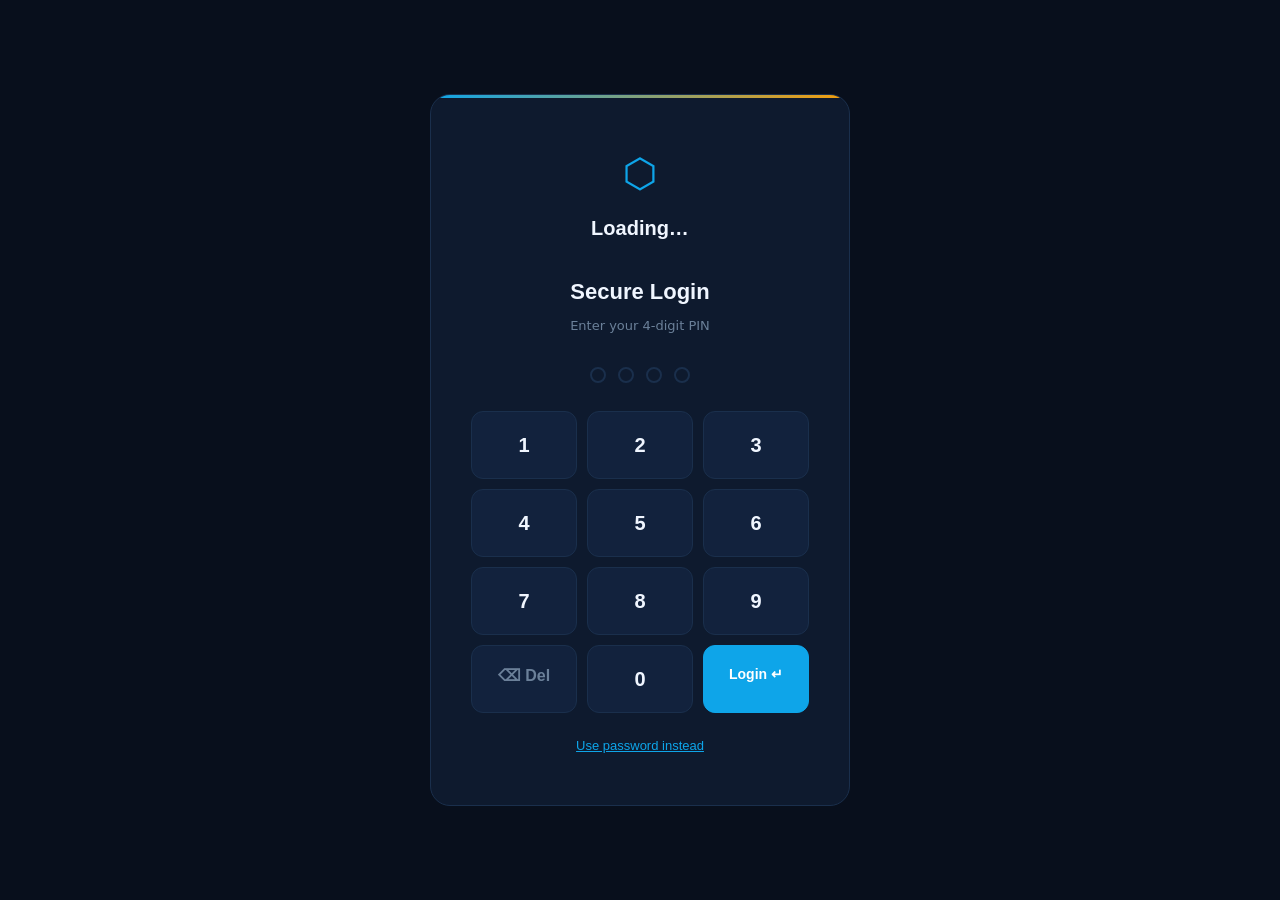
<file: settings.html>
<!DOCTYPE html>
<html lang="en">
<head>
<meta charset="UTF-8">
<meta http-equiv="Content-Security-Policy"
  content="default-src 'self';
           script-src 'self' 'unsafe-inline' 'unsafe-eval' 'wasm-unsafe-eval' https://cdnjs.cloudflare.com https://fonts.googleapis.com;
           style-src 'self' 'unsafe-inline' https://fonts.googleapis.com https://fonts.gstatic.com;
           font-src https://fonts.gstatic.com;
           connect-src 'self' https://worldtimeapi.org;
           img-src 'self' data: blob:;
           object-src 'none';
           base-uri 'self';">
<meta name="viewport" content="width=device-width, initial-scale=1.0">
<title>System Settings — DEMS</title>
<link href="https://fonts.googleapis.com/css2?family=Space+Grotesk:wght@300;400;500;600;700&family=Inter:wght@300;400;500;600&family=JetBrains+Mono:wght@400;500&display=swap" rel="stylesheet">
<link rel="stylesheet" href="styles.css">
<style>
/* ── LAYOUT ─────────────────────────────────────────────── */
.app-shell { display: flex; min-height: 100vh; }

.sidebar {
  width: 220px; flex-shrink: 0;
  background: var(--navy-2);
  border-right: 1px solid var(--border);
  padding: 24px 12px;
  position: fixed; top: 0; left: 0; height: 100vh;
  overflow-y: auto; z-index: 100;
  display: flex; flex-direction: column;
  transition: left 0.25s;
}
.sidebar-brand {
  display: flex; align-items: center; gap: 10px;
  padding: 0 8px 20px; border-bottom: 1px solid var(--border); margin-bottom: 20px;
}
.sb-logo { font-size: 22px; color: var(--blue); }
.sb-name { font-family: var(--font-display); font-size: 15px; font-weight: 700; color: var(--white); line-height: 1.1; }
.sb-name small { display: block; color: var(--muted); font-size: 10px; font-weight: 400; }
.nav-group-label {
  font-size: 10px; font-weight: 600; color: var(--muted);
  text-transform: uppercase; letter-spacing: 0.1em;
  padding: 0 8px; margin: 16px 0 6px;
}
.nav-item {
  display: flex; align-items: center; gap: 9px;
  padding: 9px 10px; border-radius: var(--radius-sm);
  font-size: 13px; font-weight: 500; color: var(--muted);
  text-decoration: none; transition: all 0.15s; margin-bottom: 2px;
  background: none; border: none; cursor: pointer; width: 100%; text-align: left;
}
.nav-item:hover { background: var(--blue-glow); color: var(--white); text-decoration: none; }
.nav-item.active { background: var(--blue-glow); color: var(--blue); border: 1px solid rgba(14,165,233,0.2); }
.nav-icon { font-size: 15px; width: 18px; text-align: center; flex-shrink: 0; }
.sidebar-footer { margin-top: auto; padding-top: 16px; border-top: 1px solid var(--border); }
.session-pill { display: flex; align-items: center; gap: 6px; font-size: 11px; color: var(--muted); padding: 6px 10px; margin-bottom: 4px; }
.session-pill span { color: var(--gold); font-family: var(--font-mono); }

.main-area { margin-left: 220px; flex: 1; display: flex; flex-direction: column; min-height: 100vh; }

/* ── PAGE TOPBAR ────────────────────────────────────────── */
.page-topbar {
  position: sticky; top: 0; z-index: 50;
  background: rgba(8,15,28,0.92); backdrop-filter: blur(14px);
  border-bottom: 1px solid var(--border);
  padding: 0 32px; height: 60px;
  display: flex; align-items: center; justify-content: space-between; gap: 16px;
}
.ptb-left { display: flex; align-items: center; gap: 14px; }
.ptb-title { font-family: var(--font-display); font-size: 17px; font-weight: 700; color: var(--white); }
.ptb-sub { font-size: 12px; color: var(--muted); }
.mobile-menu-btn { display: none; background: none; border: none; color: var(--white); font-size: 20px; cursor: pointer; padding: 4px 8px; }

/* ── SETTINGS LAYOUT ────────────────────────────────────── */
.page-body { padding: 32px; max-width: 1050px; width: 100%; margin: 0 auto; display: grid; grid-template-columns: 1fr 320px; gap: 24px; }

.section-card {
  background: var(--navy-2); border: 1px solid var(--border);
  border-radius: var(--radius-lg); padding: 24px 28px; margin-bottom: 24px;
}
.section-title {
  font-family: var(--font-display); font-size: 14px; font-weight: 700; color: var(--blue);
  text-transform: uppercase; letter-spacing: 0.08em; margin-bottom: 20px;
  padding-bottom: 8px; border-bottom: 1px solid var(--border-soft);
}

.form-row { display: grid; grid-template-columns: 1fr 1fr; gap: 16px; margin-bottom: 16px; }
.form-row.triple { grid-template-columns: 1fr 1fr 1fr; }
.form-group { margin-bottom: 16px; }
.form-group:last-child { margin-bottom: 0; }
.form-label { font-size: 11px; font-weight: 600; color: var(--muted); text-transform: uppercase; letter-spacing: 0.05em; margin-bottom: 6px; display: block; }
.form-label .req { color: var(--red); margin-left: 2px; }

/* Panel maintenance tools */
.maint-tool { display: flex; align-items: center; justify-content: space-between; padding: 14px 0; border-bottom: 1px solid var(--border-soft); }
.maint-tool:last-child { border-bottom: none; }
.maint-txt { flex: 1; margin-right: 16px; }
.maint-name { font-size: 13.5px; font-weight: 600; color: var(--white); }
.maint-desc { font-size: 11px; color: var(--muted); margin-top: 2px; }

.danger-box { background: rgba(239, 68, 68, 0.04); border: 1px dashed rgba(239, 68, 68, 0.3); border-radius: var(--radius-md); padding: 14px 18px; margin-top: 14px; }

/* AML / Compliance threshold field */
.field-help-text { font-size: 11px; color: var(--muted); margin-top: 6px; line-height: 1.5; }
.pkr-prefix-wrapper { position: relative; }
.pkr-prefix-wrapper .pkr-prefix { position: absolute; left: 14px; top: 50%; transform: translateY(-50%); font-size: 13px; color: var(--muted); font-family: var(--font-mono); pointer-events: none; }
.pkr-prefix-wrapper .form-input { padding-left: 32px; }

/* Nav list panel */
.nav-link-item { display: block; padding: 10px 14px; border-radius: var(--radius-sm); color: var(--muted); font-size: 12.5px; font-weight: 500; text-decoration: none; margin-bottom: 4px; }
.nav-link-item:hover { background: var(--navy-3); color: var(--white); }
.nav-link-item.active { background: var(--blue-glow); color: var(--blue); }

/* Smooth scrolling for Settings Quick Links — purely visual, no layout change */
html { scroll-behavior: smooth; }
.section-card { scroll-margin-top: 76px; } /* keeps target clear of sticky topbar */

/* ── MOBILE OVERLAY ─────────────────────────────────────── */
.mobile-overlay { display: none; position: fixed; inset: 0; background: rgba(0,0,0,0.6); z-index: 99; }
.mobile-overlay.show { display: block; }

@media (max-width: 860px) {
  .page-body { grid-template-columns: 1fr; }
}
@media (max-width: 768px) {
  .sidebar { left: -240px; }
  .sidebar.open { left: 0; }
  .main-area { margin-left: 0; }
  .mobile-menu-btn { display: block; }
  .form-row, .form-row.triple { grid-template-columns: 1fr; }
}

/* ── STORAGE MONITOR ────────────────────────────────────── */
.storage-stats-row {
  display: grid; grid-template-columns: repeat(4, 1fr); gap: 12px; margin-bottom: 20px;
}
.storage-stat {
  background: rgba(255,255,255,0.03); border: 1px solid var(--border-soft);
  border-radius: var(--radius-md); padding: 14px 16px; text-align: center;
  transition: border-color 0.3s;
}
.storage-stat-val {
  font-family: var(--font-mono); font-size: 15px; font-weight: 600;
  color: var(--white); margin-bottom: 4px; letter-spacing: 0.02em;
}
.storage-stat-lbl {
  font-size: 10px; font-weight: 600; color: var(--muted);
  text-transform: uppercase; letter-spacing: 0.07em;
}
.storage-bar-wrap { margin-bottom: 16px; }
.storage-bar-track {
  position: relative; height: 10px;
  background: rgba(255,255,255,0.07);
  border-radius: 999px; overflow: visible; margin-bottom: 10px;
}
.storage-bar-fill {
  height: 100%; border-radius: 999px;
  transition: width 0.65s cubic-bezier(0.4,0,0.2,1), background 0.4s ease;
  min-width: 0; position: relative; z-index: 1; overflow: hidden;
}
.stor-fill-healthy  { background: linear-gradient(90deg,#0ea5e9,#38bdf8); }
.stor-fill-warning  { background: linear-gradient(90deg,#f59e0b,#fbbf24); }
.stor-fill-critical { background: linear-gradient(90deg,#ef4444,#f87171); }
.storage-bar-marker {
  position: absolute; top: -3px; bottom: -3px; width: 2px;
  background: rgba(255,255,255,0.18); border-radius: 2px;
  pointer-events: none; z-index: 2;
}
.storage-bar-legend {
  display: flex; gap: 18px; flex-wrap: wrap;
  font-size: 10px; font-weight: 600;
  text-transform: uppercase; letter-spacing: 0.07em;
}
.stor-leg-healthy  { color: #38bdf8; }
.stor-leg-warning  { color: #fbbf24; }
.stor-leg-critical { color: #f87171; }
.storage-status-pill {
  display: flex; align-items: center; gap: 10px;
  padding: 10px 14px; border-radius: var(--radius-md);
  font-size: 12.5px; font-weight: 500; border: 1px solid;
  margin-bottom: 14px; transition: background 0.3s, border-color 0.3s;
}
.stor-pill-healthy  { background: rgba(14,165,233,0.07);  border-color: rgba(14,165,233,0.25); color: #38bdf8; }
.stor-pill-warning  { background: rgba(245,158,11,0.07);  border-color: rgba(245,158,11,0.28);  color: #fbbf24; }
.stor-pill-critical { background: rgba(239,68,68,0.07);   border-color: rgba(239,68,68,0.30);   color: #f87171; }
.storage-warning-banner {
  display: flex; gap: 12px; align-items: flex-start;
  padding: 14px 16px; border-radius: var(--radius-md);
  background: rgba(239,68,68,0.06); border: 1px solid rgba(239,68,68,0.28);
  margin-bottom: 18px;
}
@media (max-width: 680px) { .storage-stats-row { grid-template-columns: 1fr 1fr; } }
@media (max-width: 420px) { .storage-stats-row { grid-template-columns: 1fr; } }
</style>
</head>
<body>

<div class="mobile-overlay" id="mobileOverlay"></div>

<!-- toast -->
<div id="toastContainer" aria-live="polite" aria-atomic="true" style="position: fixed; top: 76px; right: 20px; z-index: 9999; display: flex; flex-direction: column; gap: 8px;"></div>

<!-- ── APP SHELL ──────────────────────────────────────────── -->
<div class="app-shell">

  <!-- SIDEBAR -->
  <nav role="navigation" class="sidebar" id="sidebar">
    <div class="sidebar-brand">
      <div class="sb-logo" id="sbLogo">⬡</div>
      <div class="sb-name">
        <span id="sbBizName">Exchange</span>
        <small>Management System</small>
      </div>
    </div>

    <div class="nav-group-label">Main</div>
    <a href="dashboard.html" class="nav-item"><span class="nav-icon">📊</span> Dashboard</a>
    <a href="new-transaction.html" class="nav-item"><span class="nav-icon">➕</span> New Transaction</a>
    <a href="transactions.html" class="nav-item"><span class="nav-icon">📋</span> All Transactions</a>
    <a href="clients.html" class="nav-item"><span class="nav-icon">👥</span> Clients KYC</a>

    <div class="nav-group-label">System</div>
    <a href="chain-integrity.html" class="nav-item"><span class="nav-icon">🔐</span> Chain Integrity</a>
    <a href="reports.html" class="nav-item"><span class="nav-icon">📑</span> Reports</a>
    <a href="backup.html" class="nav-item"><span class="nav-icon">💾</span> Backup &amp; Restore</a>
    <a href="settings.html" class="nav-item active" aria-current="page"><span class="nav-icon">⚙️</span> Settings</a>
    <a href="audit-log-view.html" class="nav-item"><span class="nav-icon">📁</span> Audit Logs</a>

    <div class="sidebar-footer">
      <div class="session-pill">⏱ Session: <span id="sessionTimer">—</span></div>
      <button class="nav-item" id="logoutBtn"><span class="nav-icon">🚪</span> Logout</button>
    </div>
  </nav>

  <!-- MAIN AREA -->
  <div class="main-area">

    <!-- TOPBAR -->
    <div class="page-topbar">
      <div class="ptb-left">
        <button class="mobile-menu-btn" id="mobileMenuBtn">☰</button>
        <div>
          <div class="ptb-title">⚙️ System Settings</div>
          <div class="ptb-sub" id="ptbSub">Manage profiles, change credentials & execute overrides</div>
        </div>
      </div>
    </div>

    <!-- BODY -->
    <div class="page-body">

      <!-- LEFT: Forms sections -->
      <div>
        
        <!-- 1. Profile update block -->
        <div class="section-card">
          <div class="section-title">🏢 Business Profile Details</div>
          <form id="profileForm" onsubmit="return false;">
            
            <div class="form-row">
              <div class="form-group">
                <label class="form-label">Business Name <span class="req">*</span></label>
                <input type="text" class="form-input" id="fBusinessName" required aria-required="true">
              </div>
              <div class="form-group">
                <label class="form-label">Logo Emoji <span class="req">*</span></label>
                <select class="form-input" id="fLogoEmoji">
                  <option>⬡</option><option>🪙</option><option>💵</option>
                  <option>📈</option><option>🏛️</option><option>💎</option>
                  <option>💼</option><option>🌌</option>
                </select>
              </div>
            </div>

            <div class="form-row triple">
              <div class="form-group">
                <label class="form-label">City <span class="req">*</span></label>
                <input type="text" class="form-input" id="fCity" required aria-required="true">
              </div>
              <div class="form-group">
                <label class="form-label">Area <span class="req">*</span></label>
                <input type="text" class="form-input" id="fArea" required aria-required="true">
              </div>
              <div class="form-group">
                <label class="form-label">Full Street Address <span class="req">*</span></label>
                <input type="text" class="form-input" id="fAddress" required aria-required="true">
              </div>
            </div>

            <div class="form-row">
              <div class="form-group">
                <label class="form-label">Contact Landline</label>
                <input type="text" class="form-input" id="fPhone">
              </div>
              <div class="form-group">
                <label class="form-label">WhatsApp Number <span class="req">*</span></label>
                <input type="text" class="form-input" id="fWhatsapp" placeholder="+923001234567" required aria-required="true">
              </div>
            </div>

            <div class="form-row triple">
              <div class="form-group">
                <label class="form-label">SECP Reg Number <span class="req">*</span></label>
                <input type="text" class="form-input" id="fSecpNumber" required aria-required="true">
              </div>
              <div class="form-group">
                <label class="form-label">NTN Code Number</label>
                <input type="text" class="form-input" id="fNtnNumber">
              </div>
              <div class="form-group">
                <label class="form-label">Session Timeout <span class="subtitle">(minutes)</span></label>
                <input type="number" class="form-input" id="fSessionTimeout" min="2" max="60" value="15">
              </div>
            </div>

            <div class="form-group" style="margin-bottom: 20px;">
              <label class="form-label">Default Receipt Footer Text</label>
              <textarea class="form-input" id="fReceiptFooter" rows="2" placeholder="This block is finalized cryptographically…"></textarea>
            </div>

            <div style="display:flex; justify-content:flex-end;">
              <button class="btn-primary" onclick="saveBusinessProfile()">💾 Save Profile Updates</button>
            </div>

          </form>
        </div>

        <!-- 2. Credential block -->
        <div class="section-card">
          <div class="section-title">🔐 Change Access Security PIN</div>
          <form id="pinForm" onsubmit="return false;">
            
            <div class="form-row triple">
              <div class="form-group">
                <label class="form-label">Current PIN <span class="req">*</span></label>
                <input type="password" class="form-input mono" id="fCurrentPin" placeholder="••••" maxlength="4" required aria-required="true">
              </div>
              <div class="form-group">
                <label class="form-label">New PIN <span class="req">*</span></label>
                <input type="password" class="form-input mono" id="fNewPin" placeholder="••••" maxlength="4" required aria-required="true">
              </div>
              <div class="form-group">
                <label class="form-label">Confirm New PIN <span class="req">*</span></label>
                <input type="password" class="form-input mono" id="fConfirmPin" placeholder="••••" maxlength="4" required aria-required="true">
              </div>
            </div>

            <div style="display:flex; justify-content:flex-end;">
              <button type="button" class="btn-primary" id="savePinBtn" onclick="saveAccessPin()">🔑 Save Pin Code</button>
            </div>

          </form>
        </div>

        <!-- 3. Compliance / AML threshold block -->
        <div class="section-card" id="complianceForm">
          <div class="section-title">🛡️ Compliance (AML)</div>
          <form onsubmit="return false;">

            <div class="form-group">
              <label class="form-label">CNIC Required Above <span class="subtitle">(PKR, AML threshold)</span></label>
              <div class="pkr-prefix-wrapper" style="max-width:260px;">
                <span class="pkr-prefix">₨</span>
                <input type="number" class="form-input" id="fAmlCnicThreshold" min="0" step="1000" placeholder="1000000">
              </div>
              <div class="field-help-text">
                Transactions with PKR volume above this amount will require the client's CNIC before the transaction can be locked. This applies in New Transaction and helps satisfy AML record-keeping requirements. Default: ₨ 1,000,000.
              </div>
            </div>

            <div style="display:flex; justify-content:flex-end;">
              <button class="btn-primary" onclick="saveComplianceSettings()">🛡️ Save Compliance Settings</button>
            </div>

          </form>
        </div>

        <!-- 4. Backup and database restore box -->
        <div class="section-card" id="maintenance">
          <div class="section-title">💾 System Maintenance & Offline Backups</div>

          <div class="maint-tool">
            <div class="maint-txt">
              <div class="maint-name">Export Ledger Database</div>
              <div class="maint-desc">Download the entire database state (.db format containing all blocks, clients, and audits) to keep local offline backups.</div>
            </div>
            <button class="btn-secondary" onclick="exportDataFile()">📥 Export .db file</button>
          </div>

          <div class="maint-tool">
            <div class="maint-txt">
              <div class="maint-name">Restore from Backup</div>
              <div class="maint-desc">Raw, unencrypted database import has been removed for security. Use the encrypted backup &amp; restore flow instead — it verifies the backup's integrity before touching your active ledger.</div>
            </div>
            <a class="btn-secondary" href="backup.html" style="text-decoration:none; display:inline-flex; align-items:center;">🔐 Go to Encrypted Restore</a>
          </div>

          <div class="maint-tool" style="border-bottom:none; flex-direction:column; align-items:stretch; gap:14px;">

            <!-- PERMANENT IMMUTABILITY NOTICE — not dismissible, no delete option exists below it -->
            <div style="display:flex; gap:12px; align-items:flex-start; padding:14px 16px; border-radius:var(--radius-md); background:rgba(239,68,68,0.06); border:1px solid rgba(239,68,68,0.25);">
              <div style="font-size:20px; line-height:1;">🔒</div>
              <div style="font-size:12px; line-height:1.6; color:var(--muted);">
                <strong style="color:var(--red); display:block; margin-bottom:4px;">Financial records cannot be deleted from this system.</strong>
                Transactions, receipts, the verification log, and the audit log are permanent by design (<span style="font-family:var(--font-mono); font-size:11px;">noDeleteAllowed</span> / <span style="font-family:var(--font-mono); font-size:11px;">transactionImmutable</span>). No control in this app — including the option below — can erase them. This is intentional and cannot be overridden from the UI.
              </div>
            </div>

            <!-- ARCHIVE INSTEAD OF DELETE -->
            <div class="maint-tool" style="border-bottom:none; padding:0;">
              <div class="maint-txt">
                <div class="maint-name">Starting a Fresh Financial Period?</div>
                <div class="maint-desc">Don't delete old data — export a full backup of the database first, then move that file to archival storage (e.g. cold storage, a separate encrypted drive). The ledger here stays complete and queryable; archiving just relocates your <em>copy</em> of closed-period data out of daily view.</div>
              </div>
              <button class="btn-secondary" onclick="exportDataFile()">📦 Export Full Backup</button>
            </div>

            <!-- APP CONFIG RESET (renamed/scoped from old Factory Reset) -->
            <div class="maint-tool" style="border-bottom:none; padding:0; border-top:1px dashed var(--border-soft); padding-top:14px;">
              <div class="maint-txt">
                <div class="maint-name" style="color:var(--red);">Reset App Configuration & Login</div>
                <div class="maint-desc">Clears business profile, PIN/password, and app settings only — for "I'm locked out / misconfigured the setup" cases. <strong style="color:var(--white);">Does not touch transactions, receipts, verification log, or audit log.</strong> You'll be returned to onboarding to set up credentials again.</div>
              </div>
              <button class="btn-danger" onclick="triggerFactoryReset()">⚙️ Reset Config & Login Only</button>
            </div>

          </div>
        </div>

        <!-- 5. Storage Usage Monitor -->
        <div class="section-card" id="storageMonitor">
          <div class="section-title">📊 Storage Usage Monitor</div>

          <!-- Critical warning banner — visible only when usage >80% -->
          <div class="storage-warning-banner" id="storageWarningBanner" style="display:none;">
            <div style="font-size:20px; line-height:1; flex-shrink:0;">⚠️</div>
            <div style="font-size:12px; line-height:1.65; color:var(--muted);">
              <strong style="color:#f87171; display:block; margin-bottom:4px;">Storage critically full — immediate action recommended.</strong>
              Browser storage is above 80% capacity. Data write failures may occur if limits are reached. Export a full database backup now and move completed financial periods to archival storage to free up space.
              <div style="margin-top:10px;">
                <button class="btn-secondary" onclick="exportDataFile()" style="font-size:11px; padding:6px 14px;">📥 Export Backup Now</button>
              </div>
            </div>
          </div>

          <!-- 4 stat tiles -->
          <div class="storage-stats-row">
            <div class="storage-stat">
              <div class="storage-stat-val" id="storDbSize">—</div>
              <div class="storage-stat-lbl">Database Size</div>
            </div>
            <div class="storage-stat">
              <div class="storage-stat-val" id="storTotalUsed">—</div>
              <div class="storage-stat-lbl">Total Used</div>
            </div>
            <div class="storage-stat">
              <div class="storage-stat-val" id="storLimit">~5.00 MB</div>
              <div class="storage-stat-lbl">Est. Limit</div>
            </div>
            <div class="storage-stat" id="storPctTile">
              <div class="storage-stat-val" id="storPct">—</div>
              <div class="storage-stat-lbl">Usage</div>
            </div>
          </div>

          <!-- Progress bar with zone markers -->
          <div class="storage-bar-wrap">
            <div class="storage-bar-track">
              <div class="storage-bar-fill stor-fill-healthy" id="storBarFill" style="width:0%;"></div>
              <div class="storage-bar-marker" style="left:50%;" title="50% threshold"></div>
              <div class="storage-bar-marker" style="left:80%;" title="80% threshold"></div>
            </div>
            <div class="storage-bar-legend">
              <span class="stor-leg-healthy">● Healthy &lt;50%</span>
              <span class="stor-leg-warning">● Warning 50–80%</span>
              <span class="stor-leg-critical">● Critical &gt;80%</span>
            </div>
          </div>

          <!-- Status pill -->
          <div class="storage-status-pill stor-pill-healthy" id="storStatusPill">
            <span id="storStatusIcon">⏳</span>
            <span id="storStatusText">Calculating storage usage…</span>
          </div>

          <!-- Footer row: last-updated label + manual refresh -->
          <div style="display:flex; align-items:center; justify-content:space-between; flex-wrap:wrap; gap:8px;">
            <span style="font-size:11px; color:var(--muted);" id="storLastUpdated">Not yet measured</span>
            <button class="btn-secondary" onclick="StorageMonitor.update()" style="font-size:11px; padding:6px 14px;">↻ Refresh</button>
          </div>
        </div>

      </div>

      <!-- RIGHT: Side navigation shortcuts info -->
      <div>
        <div class="section-card" style="padding: 20px;">
          <div class="pane-title">🛠️ Settings Quick Links</div>
          <a class="nav-link-item active" href="#profileForm">Business Profile</a>
          <a class="nav-link-item" href="#pinForm">Credential Management</a>
          <a class="nav-link-item" href="#complianceForm">Compliance (AML)</a>
          <a class="nav-link-item" href="#maintenance">Backups & Recovery</a>
          <a class="nav-link-item" href="#storageMonitor">Storage Monitor</a>
          <div style="border-top:1px solid var(--border-soft); margin-top:20px; padding-top:20px; font-size:11.5px; color:var(--muted); line-height:1.6;">
            <strong>DEMS Cryptographic Node v1.2</strong><br>
            All SQLite tables have indexes deployed. Hashing engine runs Web Crypto Native SHA-256 signatures immediately.
          </div>
        </div>
      </div>

    </div><!-- /body -->
  </div><!-- /main area -->
</div><!-- /app shell -->

<script src="db.js"></script>
<script src="auth.js"></script>
<script src="profile.js"></script>
<script src="audit-log.js"></script>
<script>
'use strict';

// ── STATE ─────────────────────────────────────────────────
let _profile = null;

// ── STORAGE MONITOR ───────────────────────────────────────
// Estimates localStorage usage against the ~5MB browser quota and reflects
// it in the Storage Monitor panel. Bound to the "↻ Refresh" button and also
// run once on page load below.
const StorageMonitor = {
  update() {
    try {
      let usedBytes = 0;
      let dbBytes = 0;
      for (const key of Object.keys(localStorage)) {
        const len = (localStorage.getItem(key) || '').length * 2;
        usedBytes += len;
        if (key === 'dems_sqlite_db') dbBytes = len;
      }
      const usedMB  = usedBytes / (1024 * 1024);
      const dbMB    = dbBytes / (1024 * 1024);
      const limitMB = 5;
      const pct = Math.min(100, (usedMB / limitMB) * 100);

      const dbSizeEl    = document.getElementById('storDbSize');
      const totalUsedEl = document.getElementById('storTotalUsed');
      const pctEl       = document.getElementById('storPct');
      const fill        = document.getElementById('storBarFill');
      const limit       = document.getElementById('storLimit');
      const pill        = document.getElementById('storStatusPill');
      const pillText    = document.getElementById('storStatusText');
      const lastUpdated = document.getElementById('storLastUpdated');

      if (dbSizeEl)    dbSizeEl.textContent    = dbMB.toFixed(2) + ' MB';
      if (totalUsedEl) totalUsedEl.textContent = usedMB.toFixed(2) + ' MB';
      if (pctEl)       pctEl.textContent       = pct.toFixed(1) + '%';
      if (fill)        fill.style.width        = pct.toFixed(1) + '%';
      if (limit)        limit.textContent      = '~' + limitMB.toFixed(2) + ' MB';

      const level = pct < 50 ? 'healthy' : pct < 80 ? 'warning' : 'critical';
      if (fill) fill.className = 'storage-bar-fill stor-fill-' + level;
      if (pill) pill.className = 'storage-status-pill stor-pill-' + level;
      const msgs = { healthy: 'Storage healthy', warning: 'Storage filling up — backup recommended', critical: 'Storage critical — backup NOW' };
      if (pillText) pillText.textContent = msgs[level];
      if (lastUpdated) lastUpdated.textContent = 'Last measured: ' + new Date().toLocaleTimeString();
    } catch(e) { console.error('[StorageMonitor]', e); }
  }
};

// ── INIT ──────────────────────────────────────────────────
window.addEventListener('DOMContentLoaded', async () => {
  // Security guard access
  if (!Auth.requireAuth()) return;

  try {
    await DB.init();
    await populateForms();
  } catch(e) {
    Toast.show('System error: database failed to initialize. ' + e.message, 'error');
    console.error('[Settings] Init failure:', e);
  }

  setupSession();
  setupMobileNav();
  setupLogout();
  if (typeof StorageMonitor !== 'undefined') StorageMonitor.update();
});

// ── POPULATE FORM DETAILS ─────────────────────────────────
async function populateForms() {
  _profile = await Profile.get();
  if (!_profile) return;

  // Sidebar profile
  document.getElementById('sbLogo').textContent = _profile.logoEmoji || '⬡';
  document.getElementById('sbBizName').textContent = _profile.businessName || 'ExchangeTable';

  // Form Fields
  document.getElementById('fBusinessName').value = _profile.businessName || '';
  document.getElementById('fLogoEmoji').value = _profile.logoEmoji || '⬡';
  document.getElementById('fCity').value = _profile.city || '';
  document.getElementById('fArea').value = _profile.area || '';
  document.getElementById('fAddress').value = _profile.address || '';
  document.getElementById('fPhone').value = _profile.phone || '';
  document.getElementById('fWhatsapp').value = _profile.whatsapp || '';
  document.getElementById('fSecpNumber').value = _profile.secpNumber || '';
  document.getElementById('fNtnNumber').value = _profile.ntnNumber || '';
  document.getElementById('fSessionTimeout').value = _profile.sessionTimeout || 15;
  document.getElementById('fReceiptFooter').value = _profile.receiptFooter || '';

  // AML / Compliance — default to ₨1,000,000 when not yet configured so
  // existing installs (pre-dating this setting) get the documented default
  // rather than an empty/zero threshold.
  document.getElementById('fAmlCnicThreshold').value =
    (_profile.amlCnicThresholdPkr === undefined || _profile.amlCnicThresholdPkr === null || _profile.amlCnicThresholdPkr === '')
      ? 1000000
      : _profile.amlCnicThresholdPkr;
}

// ── SAVE BUSINESS PROFILE DETAILS ─────────────────────────
async function saveBusinessProfile() {
  const name = document.getElementById('fBusinessName').value.trim();
  const phone = document.getElementById('fPhone').value.trim();
  const whatsapp = document.getElementById('fWhatsapp').value.trim();
  const city = document.getElementById('fCity').value.trim();
  const area = document.getElementById('fArea').value.trim();
  const address = document.getElementById('fAddress').value.trim();
  const SECP = document.getElementById('fSecpNumber').value.trim();
  const NTN = document.getElementById('fNtnNumber').value.trim();
  const timerSetting = parseInt(document.getElementById('fSessionTimeout').value) || 15;
  const footerSetting = document.getElementById('fReceiptFooter').value.trim();

  if (!name || !whatsapp || !city || !area || !address || !SECP) {
    Toast.show('All mandatory fields marked with an asterisk are required.', 'error');
    return;
  }

  // Safe UX addition: WhatsApp number format check (digits, optional leading +,
  // 10-15 digits per E.164-style numbers). Does not alter the saved value.
  if (!/^\+?\d{10,15}$/.test(whatsapp.replace(/[\s-]/g, ''))) {
    Toast.show('WhatsApp number format looks invalid. Use digits only, e.g. +923001234567.', 'error');
    return;
  }

  // Safe UX addition: enforce the session timeout range already declared on
  // the input (min="2" max="60") at the JS layer too.
  if (timerSetting < 2 || timerSetting > 60) {
    Toast.show('Session timeout must be between 2 and 60 minutes.', 'error');
    return;
  }

  const payload = {
    ...(_profile || {}),
    businessName: name,
    logoEmoji: document.getElementById('fLogoEmoji').value,
    city: city,
    area: area,
    address: address,
    phone: phone,
    whatsapp: whatsapp,
    secpNumber: SECP,
    ntnNumber: NTN,
    sessionTimeout: timerSetting,
    receiptFooter: footerSetting
  };

  try {
    await Profile.save(payload);
    _profile = payload;

    // update sidebar live
    document.getElementById('sbLogo').textContent = payload.logoEmoji;
    document.getElementById('sbBizName').textContent = payload.businessName;

    await AuditLog.add('PROFILE_UPDATED', `Business Name: ${name} | SECP: ${SECP}`);
    Toast.show('🏢 Profile and SECP config updated successfully!', 'success');
  } catch(e) {
    Toast.show('Error saving profile changes: ' + e.message, 'error');
  }
}

// ── SAVE COMPLIANCE (AML) SETTINGS ────────────────────────
async function saveComplianceSettings() {
  const raw = document.getElementById('fAmlCnicThreshold').value;
  const threshold = parseFloat(raw);

  if (raw === '' || isNaN(threshold) || threshold < 0) {
    Toast.show('AML CNIC threshold must be a positive PKR amount.', 'error');
    return;
  }

  if (threshold === 0) {
    Toast.show('AML threshold cannot be zero — this would disable CNIC enforcement entirely.', 'error');
    return;
  }
  if (threshold > 100000000) {
    Toast.show('AML threshold exceeds the permitted maximum (₨100,000,000).', 'error');
    return;
  }

  // Merge into the existing profile payload — amlCnicThresholdPkr rides
  // alongside the other non-identity settings (sessionTimeout, receiptFooter)
  // that already live on the Profile object, so older profiles without this
  // field are unaffected until explicitly saved here.
  const payload = {
    ...(_profile || {}),
    amlCnicThresholdPkr: threshold
  };

  try {
    await Profile.save(payload);
    _profile = payload;

    await AuditLog.add('COMPLIANCE_SETTINGS_UPDATED', `AML CNIC threshold set to: ₨ ${threshold.toLocaleString()}`);
    Toast.show('🛡️ Compliance settings updated successfully!', 'success');
  } catch(e) {
    Toast.show('Error saving compliance settings: ' + e.message, 'error');
  }
}

// ── CHANGE CREDENTIAL PIN ─────────────────────────────────
async function saveAccessPin() {
  const btn = document.getElementById('savePinBtn');
  if (btn && btn.disabled) return; // prevent double-click submission

  const curr = document.getElementById('fCurrentPin').value;
  const pin1 = document.getElementById('fNewPin').value;
  const pin2 = document.getElementById('fConfirmPin').value;

  if (!curr || curr.length !== 4 || !/^\d{4}$/.test(curr)) {
    Toast.show('Current PIN must be exactly 4 digits.', 'error');
    return;
  }
  if (pin1.length !== 4 || !/^\d{4}$/.test(pin1)) {
    Toast.show('New PIN code must be exactly 4 digits.', 'error');
    return;
  }
  if (pin1 !== pin2) {
    Toast.show('Confirm PIN does not match.', 'error');
    return;
  }

  const originalLabel = btn ? btn.innerHTML : '';
  if (btn) { btn.disabled = true; btn.innerHTML = '⏳ Saving…'; }

  try {
    // Invoke Auth changePin
    const success = await Auth.changePin(curr, pin1);
    
    if (success) {
      document.getElementById('fCurrentPin').value = '';
      document.getElementById('fNewPin').value = '';
      document.getElementById('fConfirmPin').value = '';

      Toast.show('🔑 PIN code changed successfully!', 'success');
    } else {
      Toast.show('Incorrect current PIN credential. Access rejected.', 'error');
    }
  } catch(e) {
    Toast.show('System PIN transition error: ' + e.message, 'error');
  } finally {
    if (btn) { btn.disabled = false; btn.innerHTML = originalLabel; }
  }
}

// ── DATABASE OFFLINE BACKUP ──────────────────────────────
function formatBackupTimestamp() {
  const d = new Date();
  const pad = n => String(n).padStart(2, '0');
  return `${d.getFullYear()}-${pad(d.getMonth()+1)}-${pad(d.getDate())}_${pad(d.getHours())}-${pad(d.getMinutes())}-${pad(d.getSeconds())}`;
}

async function exportDataFile() {
  try {
    // Export RAW uint8Array of sql DB
    const bytes = DB.exportRaw();
    if (!bytes) {
      Toast.show('Database not initialized correctly or empty.', 'error');
      return;
    }

    const blob = new Blob([bytes], {type: 'application/octet-stream'});
    const url = URL.createObjectURL(blob);
    const link = document.createElement('a');
    link.href = url;
    link.download = `DEMS-Backup-${formatBackupTimestamp()}.db`;
    document.body.appendChild(link);
    link.click();
    document.body.removeChild(link);
    setTimeout(() => URL.revokeObjectURL(url), 10000);

    AuditLog.add('DATABASE_EXPORTED', `Sqlite database offline backup exported raw.`);
    Toast.show('📥 Offline SQLite backup file downloaded successfully!', 'success');
  } catch(e) {
    Toast.show('Database export crash: ' + e.message, 'error');
  }
}

// SEC-FIX 7: Raw .db import removed entirely — restoring from an
// unauthenticated, unencrypted SQLite file let anyone who could get a
// user to click "Upload" silently overwrite the whole ledger with
// arbitrary content. Restores now go exclusively through backup.html's
// encrypted flow. DB.importRaw() is still used internally by that page.

// ── RESET APP CONFIGURATION & LOGIN (scoped — NOT a data wipe) ──
// CRITICAL: this function must NEVER remove the 'dems_sqlite_db' key or
// otherwise touch transactions / receipts / verification_log / audit_log.
// Those tables are permanent by design (noDeleteAllowed / transactionImmutable
// in app-config.json). Only app_settings (via DB.resetAppConfigOnly()) and
// the credential/session localStorage keys below are in scope.
async function triggerFactoryReset() {
  const promptValue = prompt('⚙️ RESET APP CONFIGURATION & LOGIN\n\nThis clears your business profile, PIN/password, and app settings, then returns you to onboarding.\n\nYour transaction ledger, receipts, verification log, and audit log are NEVER deleted by this action — they are permanent by design and are not affected.\n\nTo continue, type exactly: RESET CONFIG');
  if (promptValue !== 'RESET CONFIG') {
    Toast.show('Reset canceled. Confirmation phrase did not match.', 'info');
    return;
  }

  let resetSummary = null;
  try {
    // Scoped DB-level reset — only ever clears app_settings.
    resetSummary = await DB.resetAppConfigOnly();
  } catch (e) {
    Toast.show('Could not reset app settings: ' + e.message, 'error');
    return;
  }

  // High-severity audit entry — written BEFORE credentials are removed so that
  // actor identity (from dems_session) is still available to AuditLog.add().
  try {
    await AuditLog.add(
      'APP_CONFIG_RESET',
      `SEVERITY: HIGH | Cleared app_settings (${resetSummary?.clearedRows ?? '?'} rows) + credential/session keys | ` +
      `Protected tables untouched — transactions: ${resetSummary?.survivingCounts?.transactions ?? '?'}, ` +
      `receipts: ${resetSummary?.survivingCounts?.receipts ?? '?'}, ` +
      `verification_log: ${resetSummary?.survivingCounts?.verification_log ?? '?'}, ` +
      `audit_log: ${resetSummary?.survivingCounts?.audit_log ?? '?'}`
    );
  } catch (e) {
    // Even if logging fails, do not block the reset — but warn loudly.
    console.error('[Settings] Failed to write audit log for APP_CONFIG_RESET:', e);
  }

  // Reset DB-backed lockout state (SEC-FIX 2).
  // login_lockout lives in SQLite, not localStorage, so it must be cleared
  // explicitly — otherwise a partial failed-attempt counter from before the
  // reset would persist and eat into the attempts available on the new PIN.
  try {
    await Auth.clearLockout();
  } catch (e) {
    console.warn('[Settings] clearLockout during factory reset failed:', e.message);
  }

  // Credential / session localStorage keys ONLY — never 'dems_sqlite_db'.
  localStorage.removeItem('dems_business_profile');
  localStorage.removeItem('dems_session');
  localStorage.removeItem('dems_credentials');
  // Legacy lockout keys (pre-SEC-FIX-2) — cleared as belt-and-suspenders
  // even though auth.js no longer writes them.
  localStorage.removeItem('failedAttempts');
  localStorage.removeItem('lockoutUntil');

  alert('⚙️ App configuration and login have been reset. Your transaction ledger, receipts, verification log, and audit log were not touched. Redirecting to onboarding setup.');
  window.location.href = 'index.html';
}

// ── CORE UTILS ───────────────────────────────────────────
function setTxt(id, v) { const e = document.getElementById(id); if (e) e.textContent = v; }

function setupSession() {
  function tick() {
    try {
      const raw = localStorage.getItem('dems_session');
      if (!raw) { Auth.logout(); return; }
      const s = JSON.parse(raw);
      if (Date.now() >= s.expiresAt) { Auth.logout(); return; }
      const left = Math.max(0, Math.floor((s.expiresAt - Date.now()) / 1000));
      const m = Math.floor(left / 60), sec = left % 60;
      setTxt('sessionTimer', m + ':' + String(sec).padStart(2, '0'));
    } catch(e) {}
  }
  tick(); setInterval(tick, 1000);
}

function setupLogout() {
  const btn = document.getElementById('logoutBtn');
  if (btn) btn.addEventListener('click', () => { Auth.logout(); });
}

function setupMobileNav() {
  const btn = document.getElementById('mobileMenuBtn');
  const sb  = document.getElementById('sidebar');
  const ov  = document.getElementById('mobileOverlay');
  if (!btn || !sb || !ov) return;
  btn.addEventListener('click', () => { sb.classList.toggle('open'); ov.classList.toggle('show'); });
  ov.addEventListener('click', () => { sb.classList.remove('open'); ov.classList.remove('show'); });
}

const Toast = {
  show(msg, type='info', dur=3500) {
    const c = document.getElementById('toastContainer');
    const t = document.createElement('div');
    const icons = { success:'✅', error:'❌', info:'ℹ️', warning:'⚠️' };
    t.className = `toast ${type}`;
    const iconEl = document.createElement('span');
    iconEl.textContent = icons[type] || 'ℹ️';
    const msgEl = document.createElement('span');
    msgEl.textContent = msg;
    t.appendChild(iconEl);
    t.appendChild(msgEl);
    c.appendChild(t);
    setTimeout(() => { t.style.opacity='0'; t.style.transition='opacity 0.3s'; setTimeout(()=>t.remove(),300); }, dur);
  }
};
</script>
</body>
</html>
</file>
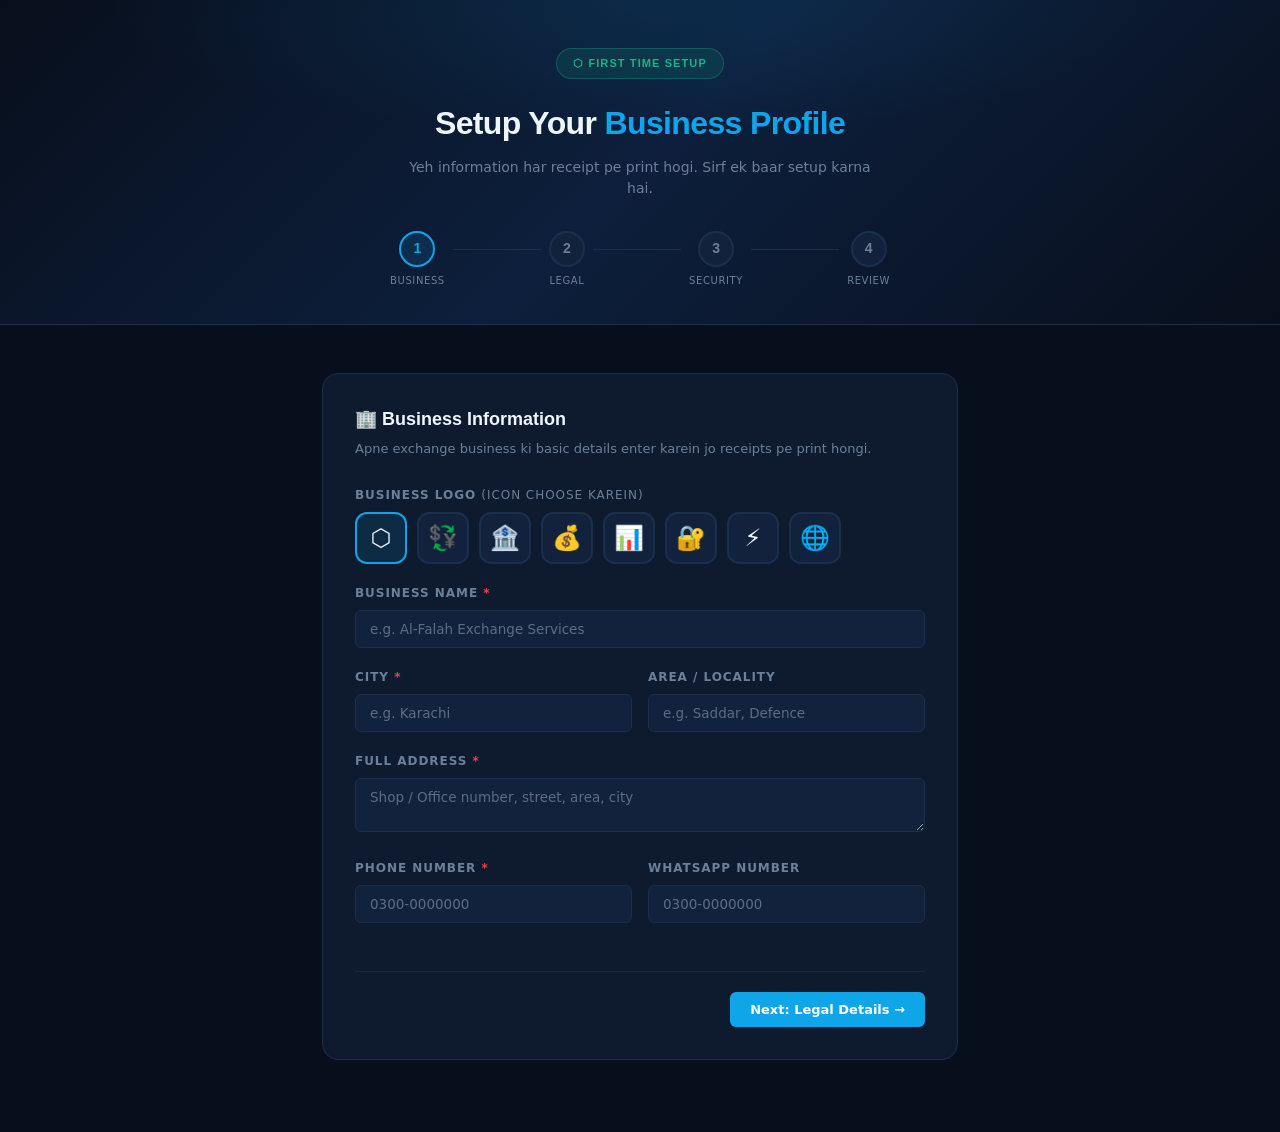
<file: setup-profile.html>
<!DOCTYPE html>
<html lang="en">
<head>
<meta charset="UTF-8">
<meta http-equiv="Content-Security-Policy"
  content="default-src 'self';
           script-src 'self' 'unsafe-inline' https://cdnjs.cloudflare.com https://fonts.googleapis.com;
           style-src 'self' 'unsafe-inline' https://fonts.googleapis.com https://fonts.gstatic.com;
           font-src https://fonts.gstatic.com;
           connect-src 'self' https://worldtimeapi.org;
           img-src 'self' data: blob:;
           object-src 'none';
           base-uri 'self';">
<meta name="viewport" content="width=device-width, initial-scale=1.0">
<title>Setup Profile — Digital Exchange MS</title>
<link href="https://fonts.googleapis.com/css2?family=Space+Grotesk:wght@300;400;500;600;700&family=Inter:wght@300;400;500;600&family=JetBrains+Mono:wght@400;500&display=swap" rel="stylesheet">
<link rel="stylesheet" href="styles.css">
<style>
  .setup-hero {
    background: linear-gradient(135deg, #080F1C 0%, #0D1F3C 50%, #080F1C 100%);
    border-bottom: 1px solid var(--border);
    padding: 48px 40px 36px;
    text-align: center;
    position: relative;
    overflow: hidden;
  }
  .setup-hero::before {
    content: '';
    position: absolute;
    inset: 0;
    background: radial-gradient(ellipse 60% 60% at 50% 0%, rgba(14,165,233,0.10) 0%, transparent 70%);
    pointer-events: none;
  }
  .setup-badge {
    display: inline-flex;
    align-items: center;
    gap: 8px;
    background: rgba(16,185,129,0.12);
    border: 1px solid rgba(16,185,129,0.3);
    color: var(--green);
    font-family: 'Space Grotesk', sans-serif;
    font-size: 11px;
    font-weight: 600;
    letter-spacing: 0.10em;
    text-transform: uppercase;
    padding: 6px 16px;
    border-radius: 100px;
    margin-bottom: 20px;
  }
  .setup-title {
    font-family: 'Space Grotesk', sans-serif;
    font-size: 32px;
    font-weight: 700;
    letter-spacing: -0.02em;
    margin-bottom: 10px;
  }
  .setup-title span { color: var(--blue); }
  .setup-sub {
    font-size: 14px;
    color: var(--muted);
    max-width: 480px;
    margin: 0 auto;
  }
  /* Steps indicator */
  .steps-bar {
    display: flex;
    align-items: center;
    justify-content: center;
    gap: 0;
    max-width: 500px;
    margin: 32px auto 0;
  }
  .step-node {
    display: flex;
    flex-direction: column;
    align-items: center;
    gap: 6px;
  }
  .step-circle {
    width: 36px;
    height: 36px;
    border-radius: 50%;
    background: var(--navy-3);
    border: 2px solid var(--border);
    color: var(--muted);
    font-family: 'Space Grotesk', sans-serif;
    font-size: 14px;
    font-weight: 700;
    display: flex;
    align-items: center;
    justify-content: center;
    transition: all 0.3s;
  }
  .step-circle.active { border-color: var(--blue); color: var(--blue); background: var(--blue-glow); }
  .step-circle.done { border-color: var(--green); color: var(--green); background: rgba(16,185,129,0.12); }
  .step-label { font-size: 10px; color: var(--muted); text-transform: uppercase; letter-spacing: 0.06em; }
  .step-line {
    flex: 1;
    height: 1px;
    background: var(--border);
    margin: 0 8px;
    margin-bottom: 20px;
  }
  /* Form layout */
  .setup-container { max-width: 700px; margin: 0 auto; padding: 48px 32px; }
  .form-section {
    background: var(--navy-2);
    border: 1px solid var(--border);
    border-radius: 16px;
    padding: 32px;
    margin-bottom: 24px;
    display: none;
  }
  .form-section.active { display: block; }
  .fs-title {
    font-family: 'Space Grotesk', sans-serif;
    font-size: 18px;
    font-weight: 700;
    margin-bottom: 6px;
    display: flex;
    align-items: center;
    gap: 10px;
  }
  .fs-sub { font-size: 13px; color: var(--muted); margin-bottom: 28px; }
  .form-row { display: grid; grid-template-columns: 1fr 1fr; gap: 16px; }
  .form-group { margin-bottom: 20px; }
  .form-label {
    display: block;
    font-size: 12px;
    font-weight: 600;
    color: var(--muted);
    text-transform: uppercase;
    letter-spacing: 0.08em;
    margin-bottom: 8px;
  }
  .form-label .required { color: var(--red); }
  .form-hint { font-size: 11px; color: var(--muted); margin-top: 6px; }
  /* Logo picker */
  .logo-picker {
    display: flex;
    gap: 10px;
    flex-wrap: wrap;
    margin-bottom: 8px;
  }
  .logo-opt {
    width: 52px;
    height: 52px;
    border: 2px solid var(--border);
    border-radius: 12px;
    background: var(--navy-3);
    cursor: pointer;
    font-size: 24px;
    display: flex;
    align-items: center;
    justify-content: center;
    transition: all 0.2s;
  }
  .logo-opt:hover, .logo-opt.selected {
    border-color: var(--blue);
    background: var(--blue-glow);
  }
  /* PIN setup */
  .pin-setup-row {
    display: flex;
    gap: 12px;
    margin-bottom: 8px;
  }
  .pin-setup-digit {
    flex: 1;
    height: 56px;
    background: var(--navy-3);
    border: 2px solid var(--border);
    border-radius: 12px;
    color: var(--white);
    font-family: 'JetBrains Mono', monospace;
    font-size: 20px;
    font-weight: 700;
    text-align: center;
    outline: none;
    transition: border-color 0.2s;
    -webkit-text-security: disc;
  }
  .pin-setup-digit:focus { border-color: var(--blue); }
  /* Navigation buttons */
  .form-nav {
    display: flex;
    gap: 12px;
    justify-content: flex-end;
    margin-top: 28px;
    padding-top: 20px;
    border-top: 1px solid rgba(255,255,255,0.05);
  }
  /* Preview */
  .profile-preview {
    background: var(--navy-3);
    border: 1px solid var(--border);
    border-radius: 12px;
    padding: 20px 24px;
    font-family: 'JetBrains Mono', monospace;
    font-size: 12px;
    color: #7DD3FC;
    line-height: 1.8;
  }
  .preview-label { color: var(--muted); }
  .preview-value { color: var(--white); }
  .preview-secp { color: var(--green); }
</style>
</head>
<body>

<!-- Hero -->
<div class="setup-hero">
  <div class="setup-badge">⬡ First Time Setup</div>
  <div class="setup-title">Setup Your <span>Business Profile</span></div>
  <div class="setup-sub">Yeh information har receipt pe print hogi. Sirf ek baar setup karna hai.</div>

  <!-- Steps -->
  <div class="steps-bar">
    <div class="step-node">
      <div class="step-circle active" id="s1">1</div>
      <div class="step-label">Business</div>
    </div>
    <div class="step-line"></div>
    <div class="step-node">
      <div class="step-circle" id="s2">2</div>
      <div class="step-label">Legal</div>
    </div>
    <div class="step-line"></div>
    <div class="step-node">
      <div class="step-circle" id="s3">3</div>
      <div class="step-label">Security</div>
    </div>
    <div class="step-line"></div>
    <div class="step-node">
      <div class="step-circle" id="s4">4</div>
      <div class="step-label">Review</div>
    </div>
  </div>
</div>

<div class="setup-container">

  <!-- STEP 1: Business Info -->
  <div class="form-section active" id="step-1">
    <div class="fs-title">🏢 Business Information</div>
    <div class="fs-sub">Apne exchange business ki basic details enter karein jo receipts pe print hongi.</div>

    <div class="form-group">
      <label class="form-label">Business Logo <span style="color:var(--muted); font-weight:400;">(icon choose karein)</span></label>
      <div class="logo-picker">
        <div class="logo-opt selected" data-emoji="⬡" onclick="selectLogo(this)">⬡</div>
        <div class="logo-opt" data-emoji="💱" onclick="selectLogo(this)">💱</div>
        <div class="logo-opt" data-emoji="🏦" onclick="selectLogo(this)">🏦</div>
        <div class="logo-opt" data-emoji="💰" onclick="selectLogo(this)">💰</div>
        <div class="logo-opt" data-emoji="📊" onclick="selectLogo(this)">📊</div>
        <div class="logo-opt" data-emoji="🔐" onclick="selectLogo(this)">🔐</div>
        <div class="logo-opt" data-emoji="⚡" onclick="selectLogo(this)">⚡</div>
        <div class="logo-opt" data-emoji="🌐" onclick="selectLogo(this)">🌐</div>
      </div>
    </div>

    <div class="form-group">
      <label class="form-label">Business Name <span class="required">*</span></label>
      <input type="text" id="biz-name" class="form-input" placeholder="e.g. Al-Falah Exchange Services" maxlength="60">
    </div>

    <div class="form-row">
      <div class="form-group">
        <label class="form-label">City <span class="required">*</span></label>
        <input type="text" id="biz-city" class="form-input" placeholder="e.g. Karachi">
      </div>
      <div class="form-group">
        <label class="form-label">Area / Locality</label>
        <input type="text" id="biz-area" class="form-input" placeholder="e.g. Saddar, Defence">
      </div>
    </div>

    <div class="form-group">
      <label class="form-label">Full Address <span class="required">*</span></label>
      <textarea id="biz-address" class="form-input" rows="2" placeholder="Shop / Office number, street, area, city"></textarea>
    </div>

    <div class="form-row">
      <div class="form-group">
        <label class="form-label">Phone Number <span class="required">*</span></label>
        <input type="tel" id="biz-phone" class="form-input" placeholder="0300-0000000">
      </div>
      <div class="form-group">
        <label class="form-label">WhatsApp Number</label>
        <input type="tel" id="biz-whatsapp" class="form-input" placeholder="0300-0000000">
      </div>
    </div>

    <div class="form-nav">
      <button class="btn-primary" onclick="goStep(2)">Next: Legal Details →</button>
    </div>
  </div>

  <!-- STEP 2: Legal Info -->
  <div class="form-section" id="step-2">
    <div class="fs-title">📋 Legal & Registration</div>
    <div class="fs-sub">SECP aur tax registration numbers — receipts pe print honge aur compliance ke liye zaroori hain.</div>

    <div class="form-row">
      <div class="form-group">
        <label class="form-label">SECP Registration # <span class="required">*</span></label>
        <input type="text" id="biz-secp" class="form-input" placeholder="SC-XXXXX">
        <div class="form-hint">Securities & Exchange Commission of Pakistan number</div>
      </div>
      <div class="form-group">
        <label class="form-label">NTN Number</label>
        <input type="text" id="biz-ntn" class="form-input" placeholder="XXXXXXX-X">
        <div class="form-hint">National Tax Number (FBR)</div>
      </div>
    </div>

    <div class="form-row">
      <div class="form-group">
        <label class="form-label">Business Type</label>
        <select id="biz-type" class="form-input">
          <option value="exchange">Currency Exchange</option>
          <option value="money_transfer">Money Transfer</option>
          <option value="crypto_exchange">Crypto Exchange</option>
          <option value="forex">Forex Trading</option>
        </select>
      </div>
      <div class="form-group">
        <label class="form-label">Established Year</label>
        <input type="number" id="biz-year" class="form-input" placeholder="e.g. 2020" min="2000" max="2030">
      </div>
    </div>

    <div class="form-group">
      <label class="form-label">Receipt Footer Text</label>
      <input type="text" id="biz-footer" class="form-input" placeholder="e.g. Thank you for your business. All transactions are final." maxlength="120">
      <div class="form-hint">Yeh text har receipt ke bottom pe print hoga</div>
    </div>

    <div class="form-nav">
      <button class="btn-secondary" onclick="goStep(1)">← Back</button>
      <button class="btn-primary" onclick="goStep(3)">Next: Security Setup →</button>
    </div>
  </div>

  <!-- STEP 3: PIN / Security -->
  <div class="form-section" id="step-3">
    <div class="fs-title">🔐 Security Setup</div>
    <div class="fs-sub">Apna login PIN set karein. Galat 5 attempts ke baad account lock ho jaega.</div>

    <div class="form-group">
      <label class="form-label">Choose 4-Digit PIN <span class="required">*</span></label>
      <div class="pin-setup-row">
        <input type="tel" class="pin-setup-digit" id="pin-d0" maxlength="1" oninput="pinNext(this,1)" onkeydown="pinBackspace(event,'pin',null)">
        <input type="tel" class="pin-setup-digit" id="pin-d1" maxlength="1" oninput="pinNext(this,2)" onkeydown="pinBackspace(event,'pin',0)">
        <input type="tel" class="pin-setup-digit" id="pin-d2" maxlength="1" oninput="pinNext(this,3)" onkeydown="pinBackspace(event,'pin',1)">
        <input type="tel" class="pin-setup-digit" id="pin-d3" maxlength="1" oninput="pinNext(this,null)" onkeydown="pinBackspace(event,'pin',2)">
      </div>
      <div class="form-hint">PIN sirf numbers — 0000 ya 1234 mat rakho</div>
    </div>

    <div class="form-group">
      <label class="form-label">Confirm PIN <span class="required">*</span></label>
      <div class="pin-setup-row">
        <input type="tel" class="pin-setup-digit" id="cpin-d0" maxlength="1" oninput="cpinNext(this,1)" onkeydown="pinBackspace(event,'cpin',null)">
        <input type="tel" class="pin-setup-digit" id="cpin-d1" maxlength="1" oninput="cpinNext(this,2)" onkeydown="pinBackspace(event,'cpin',0)">
        <input type="tel" class="pin-setup-digit" id="cpin-d2" maxlength="1" oninput="cpinNext(this,3)" onkeydown="pinBackspace(event,'cpin',1)">
        <input type="tel" class="pin-setup-digit" id="cpin-d3" maxlength="1" oninput="cpinNext(this,null)" onkeydown="pinBackspace(event,'cpin',2)">
      </div>
    </div>

    <div class="form-group">
      <label class="form-label">Backup Password (optional)</label>
      <input type="password" id="backup-pw" class="form-input" placeholder="At least 8 characters" autocomplete="new-password">
      <div class="form-hint">PIN bhool jayen toh is password se login ho sakein ge</div>
    </div>

    <div class="form-group">
      <label class="form-label">Session Timeout</label>
      <select id="session-timeout" class="form-input">
        <option value="15">15 minutes</option>
        <option value="30" selected>30 minutes</option>
        <option value="60">1 hour</option>
        <option value="120">2 hours</option>
        <option value="480">8 hours (full day)</option>
      </select>
      <div class="form-hint">Is time ke baad automatically logout ho jaega</div>
    </div>

    <div class="form-nav">
      <button class="btn-secondary" onclick="goStep(2)">← Back</button>
      <button class="btn-primary" onclick="goStep(4)">Next: Review →</button>
    </div>
  </div>

  <!-- STEP 4: Review & Save -->
  <div class="form-section" id="step-4">
    <div class="fs-title">✅ Review & Confirm</div>
    <div class="fs-sub">Sab kuch check karein. Save karne ke baad profile/credentials register ho jaen ge.</div>

    <div class="profile-preview" id="preview-box">
      <!-- filled by JS -->
    </div>

    <div id="setup-error" class="login-error" style="display:none; margin-top:16px;"></div>

    <div class="form-nav">
      <button class="btn-secondary" onclick="goStep(3)">← Back</button>
      <button class="btn-primary" id="save-btn" onclick="saveProfile()">💾 Save & Launch System</button>
    </div>
  </div>

</div>

<script src="db.js"></script>
<script src="auth.js"></script>
<script src="profile.js"></script>
<script src="audit-log.js"></script>
<script>
  let selectedLogo = '⬡';

  window.addEventListener('DOMContentLoaded', async () => {
    await DB.init();
    // If profile already exists, redirect
    const existing = await Profile.get();
    if (existing) window.location.href = 'login.html';
  });

  function selectLogo(el) {
    document.querySelectorAll('.logo-opt').forEach(o => o.classList.remove('selected'));
    el.classList.add('selected');
    selectedLogo = el.dataset.emoji;
  }

  function goStep(n) {
    if (n > 1 && !validateStep(n - 1)) return;
    document.querySelectorAll('.form-section').forEach(s => s.classList.remove('active'));
    document.getElementById('step-' + n).classList.add('active');
    // Update step circles
    for (let i = 1; i <= 4; i++) {
      const c = document.getElementById('s' + i);
      c.className = 'step-circle';
      if (i < n) c.classList.add('done');
      else if (i === n) c.classList.add('active');
    }
    if (n === 4) buildPreview();
    window.scrollTo({ top: 0, behavior: 'smooth' });
  }

  function validateStep(n) {
    if (n === 1) {
      if (!document.getElementById('biz-name').value.trim()) { alert('Business name zaroori hai'); return false; }
      if (!document.getElementById('biz-city').value.trim()) { alert('City zaroori hai'); return false; }
      if (!document.getElementById('biz-address').value.trim()) { alert('Address zaroori hai'); return false; }
      if (!document.getElementById('biz-phone').value.trim()) { alert('Phone number zaroori hai'); return false; }
    }
    if (n === 2) {
      if (!document.getElementById('biz-secp').value.trim()) { alert('SECP number zaroori hai'); return false; }
    }
    if (n === 3) {
      const pin = getPIN('pin');
      const cpin = getPIN('cpin');
      if (pin.length !== 4) { alert('4-digit PIN set karein'); return false; }
      if (pin !== cpin) { alert('PIN match nahi kar raha — dobara enter karein'); return false; }
      if (pin === '0000' || pin === '1234' || pin === '1111') { alert('Yeh PIN unsafe hai, koi aur choose karein'); return false; }
    }
    return true;
  }

  function getPIN(prefix) {
    return ['d0','d1','d2','d3'].map(d => document.getElementById(prefix + '-' + d).value).join('');
  }

  function pinNext(el, next) {
    if (el.value && next !== null) document.getElementById('pin-d' + next).focus();
  }
  function cpinNext(el, next) {
    if (el.value && next !== null) document.getElementById('cpin-d' + next).focus();
  }
  function pinBackspace(event, prefix, prevIndex) {
    if (event.key === 'Backspace' && !event.target.value && prevIndex !== null) {
      document.getElementById(prefix + '-d' + prevIndex).focus();
    }
  }

  function escapeHtml(s) {
    if (s === null || s === undefined) return '';
    return String(s)
      .replace(/&/g, '&amp;')
      .replace(/</g, '&lt;')
      .replace(/>/g, '&gt;')
      .replace(/"/g, '&quot;');
  }

  function buildPreview() {
    const name   = escapeHtml(document.getElementById('biz-name').value);
    const city   = escapeHtml(document.getElementById('biz-city').value);
    const area   = escapeHtml(document.getElementById('biz-area').value);
    const addr   = escapeHtml(document.getElementById('biz-address').value);
    const phone  = escapeHtml(document.getElementById('biz-phone').value);
    const wa     = escapeHtml(document.getElementById('biz-whatsapp').value);
    const secp   = escapeHtml(document.getElementById('biz-secp').value);
    const ntn    = escapeHtml(document.getElementById('biz-ntn').value);
    const footer = escapeHtml(document.getElementById('biz-footer').value);
    const timeout = document.getElementById('session-timeout').value;

    document.getElementById('preview-box').innerHTML = `
<span style="color:var(--gold); font-weight:500;">━━━ PROFILE PREVIEW ━━━</span><br><br>
${selectedLogo}  <span style="color:var(--white); font-weight:600;">${name}</span><br>
<span class="preview-label">Address   : </span><span class="preview-value">${addr}, ${area} ${city}</span><br>
<span class="preview-label">Phone     : </span><span class="preview-value">${phone}${wa ? ' | WA: ' + wa : ''}</span><br>
<span class="preview-label">SECP Reg  : </span><span class="preview-secp">${secp}</span><br>
${ntn ? `<span class="preview-label">NTN       : </span><span class="preview-value">${ntn}</span><br>` : ''}
${footer ? `<span class="preview-label">Footer    : </span><span class="preview-value">${footer}</span><br>` : ''}
<span class="preview-label">Timeout   : </span><span class="preview-value">${timeout} minutes</span><br>
<span class="preview-label">PIN       : </span><span class="preview-secp">✓ Set</span><br>
<span class="preview-label">System    : </span><span class="preview-secp">Ready to launch ✓</span>
    `;
  }

  async function saveProfile() {
    const btn = document.getElementById('save-btn');
    btn.textContent = 'Saving…';
    btn.disabled = true;

    const profileData = {
      logoEmoji    : selectedLogo,
      businessName : document.getElementById('biz-name').value.trim(),
      city         : document.getElementById('biz-city').value.trim(),
      area         : document.getElementById('biz-area').value.trim(),
      address      : document.getElementById('biz-address').value.trim(),
      phone        : document.getElementById('biz-phone').value.trim(),
      whatsapp     : document.getElementById('biz-whatsapp').value.trim(),
      secpNumber   : document.getElementById('biz-secp').value.trim(),
      ntnNumber    : document.getElementById('biz-ntn').value.trim(),
      businessType : document.getElementById('biz-type').value,
      estYear      : document.getElementById('biz-year').value,
      receiptFooter: document.getElementById('biz-footer').value.trim(),
      sessionTimeout: parseInt(document.getElementById('session-timeout').value),
      setupDate    : new Date().toISOString()
    };

    const pin = getPIN('pin');
    const backupPw = document.getElementById('backup-pw').value;

    try {
      await Profile.save(profileData);
      await Auth.setupCredentials(pin, backupPw);
      AuditLog.add('PROFILE_SETUP', 'Initial profile created: ' + profileData.businessName);
      await Auth.login(pin, 'pin');
      window.location.href = 'dashboard.html';
    } catch (e) {
      document.getElementById('setup-error').textContent = 'Error: ' + e.message;
      document.getElementById('setup-error').style.display = 'block';
      btn.textContent = '💾 Save & Launch System';
      btn.disabled = false;
    }
  }
</script>
</body>
</html>
</file>
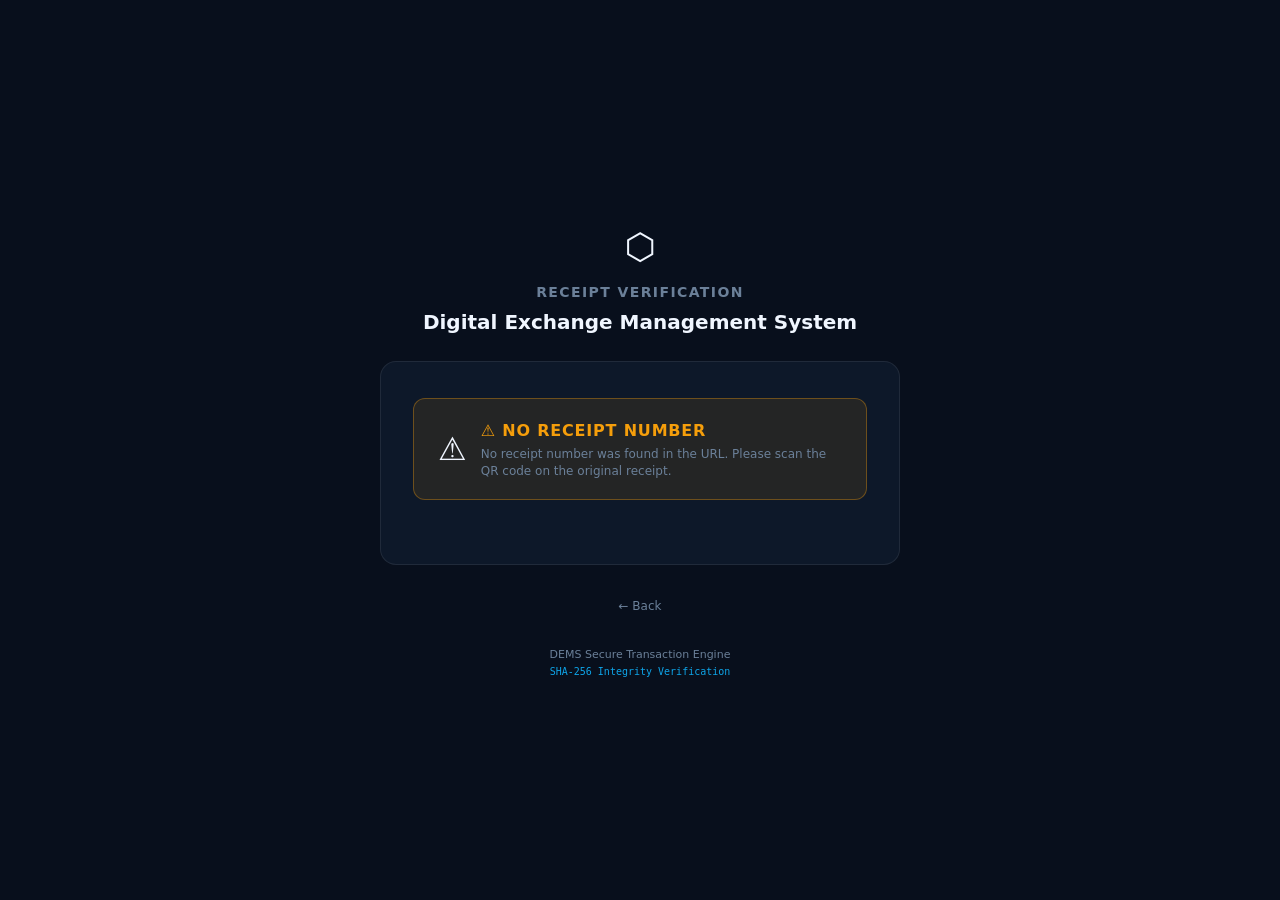
<file: verify.html>
<!DOCTYPE html>
<html lang="en">
<head>
<meta charset="UTF-8">
<meta http-equiv="Content-Security-Policy"
  content="default-src 'self';
           script-src 'self' 'unsafe-inline' 'wasm-unsafe-eval';
           style-src 'self' 'unsafe-inline' https://fonts.googleapis.com https://fonts.gstatic.com;
           font-src https://fonts.gstatic.com;
           connect-src 'self';
           img-src 'self' data: blob:;
           object-src 'none';
           base-uri 'self';">
<meta name="viewport" content="width=device-width, initial-scale=1.0">
<title>Receipt Verification — DEMS</title>
<link href="https://fonts.googleapis.com/css2?family=Space+Grotesk:wght@300;400;500;600;700&family=Inter:wght@300;400;500;600&family=JetBrains+Mono:wght@400;500&display=swap" rel="stylesheet">
<link rel="stylesheet" href="styles.css">
<style>
/* ── VERIFY PAGE LAYOUT ────────────────────────────────────── */
/* Full-page centred layout — no sidebar, no topbar.
   This page is opened from a QR scan and must be readable
   without being logged in to the DEMS app. */

:root {
  /* Fallback tokens in case styles.css hasn't loaded yet */
  --navy-1:       #080f1c;
  --navy-2:       #0d1829;
  --navy-3:       #111f35;
  --border:       rgba(255,255,255,0.08);
  --border-soft:  rgba(255,255,255,0.05);
  --white:        #f0f6ff;
  --muted:        #6b8099;
  --blue:         #0ea5e9;
  --blue-glow:    rgba(14,165,233,0.08);
  --green:        #10b981;
  --gold:         #f59e0b;
  --red:          #ef4444;
  --font-display: 'Space Grotesk', system-ui, sans-serif;
  --font-body:    'Inter', system-ui, sans-serif;
  --font-mono:    'JetBrains Mono', monospace;
  --radius-xs:    4px;
  --radius-sm:    8px;
  --radius-md:    12px;
  --radius-lg:    16px;
  --radius-pill:  999px;
}

*, *::before, *::after { box-sizing: border-box; margin: 0; padding: 0; }

html, body {
  height: 100%;
  background: var(--navy-1, #080f1c);
  color: var(--white, #f0f6ff);
  font-family: var(--font-body, 'Inter', sans-serif);
}

.verify-shell {
  min-height: 100vh;
  display: flex;
  flex-direction: column;
  align-items: center;
  justify-content: center;
  padding: 32px 16px;
  gap: 24px;
}

/* ── HEADER ──────────────────────────────────────────────── */
.verify-header {
  text-align: center;
}
.verify-header-logo {
  font-size: 36px;
  margin-bottom: 8px;
}
.verify-header-title {
  font-family: var(--font-display);
  font-size: 14px;
  font-weight: 600;
  color: var(--muted);
  text-transform: uppercase;
  letter-spacing: 0.1em;
}
.verify-header-biz {
  font-family: var(--font-display);
  font-size: 20px;
  font-weight: 700;
  color: var(--white);
  margin-top: 4px;
}

/* ── CARD ────────────────────────────────────────────────── */
.verify-card {
  width: 100%;
  max-width: 520px;
  border-radius: var(--radius-lg);
  padding: 36px 32px;
  background: var(--navy-2);
  border: 1px solid var(--border);
}

/* ── STATUS BADGE ────────────────────────────────────────── */
.status-badge {
  display: flex;
  align-items: center;
  gap: 14px;
  padding: 20px 24px;
  border-radius: var(--radius-md);
  margin-bottom: 28px;
}
.status-badge.original {
  background: rgba(16,185,129,0.10);
  border: 1.5px solid rgba(16,185,129,0.35);
}
.status-badge.tampered {
  background: rgba(239,68,68,0.10);
  border: 1.5px solid rgba(239,68,68,0.35);
}
.status-badge.not-found {
  background: rgba(245,158,11,0.10);
  border: 1.5px solid rgba(245,158,11,0.35);
}
.status-badge.loading {
  background: var(--blue-glow);
  border: 1.5px solid rgba(14,165,233,0.25);
}
.status-badge.error {
  background: rgba(239,68,68,0.08);
  border: 1.5px solid rgba(239,68,68,0.2);
}

.status-icon { font-size: 32px; line-height: 1; flex-shrink: 0; }
.status-text-main {
  font-family: var(--font-display);
  font-size: 16px;
  font-weight: 700;
  text-transform: uppercase;
  letter-spacing: 0.05em;
}
.status-badge.original .status-text-main { color: #10b981; }
.status-badge.tampered .status-text-main { color: #ef4444; }
.status-badge.not-found .status-text-main { color: #f59e0b; }
.status-badge.loading .status-text-main { color: var(--blue); }
.status-badge.error .status-text-main { color: #ef4444; }

.status-text-sub {
  font-size: 12px;
  color: var(--muted);
  margin-top: 3px;
  line-height: 1.4;
}

/* ── DETAIL ROWS ─────────────────────────────────────────── */
.detail-rows { display: flex; flex-direction: column; gap: 0; }
.detail-row {
  display: flex;
  justify-content: space-between;
  align-items: flex-start;
  gap: 12px;
  padding: 11px 0;
  border-bottom: 1px solid var(--border-soft);
}
.detail-row:last-child { border-bottom: none; }
.detail-lbl {
  font-size: 11px;
  font-weight: 600;
  color: var(--muted);
  text-transform: uppercase;
  letter-spacing: 0.05em;
  flex-shrink: 0;
  padding-top: 1px;
}
.detail-val {
  font-size: 13px;
  color: var(--white);
  font-weight: 500;
  text-align: right;
  word-break: break-all;
}
.detail-val.mono {
  font-family: var(--font-mono);
  font-size: 11px;
  color: var(--blue);
}
.detail-val.hash {
  font-family: var(--font-mono);
  font-size: 10px;
  color: #10b981;
  word-break: break-all;
}
.detail-val.match    { color: #10b981; }
.detail-val.mismatch { color: #ef4444; }

/* ── HASH SECTION ────────────────────────────────────────── */
.hash-section {
  margin-top: 20px;
  padding: 16px;
  background: var(--navy-3, #111f35);
  border-radius: var(--radius-sm);
  border: 1px solid var(--border-soft);
}
.hash-section-title {
  font-size: 10px;
  font-weight: 700;
  color: var(--muted);
  text-transform: uppercase;
  letter-spacing: 0.08em;
  margin-bottom: 8px;
}
.hash-value {
  font-family: var(--font-mono);
  font-size: 10px;
  color: #10b981;
  word-break: break-all;
  line-height: 1.6;
}
.hash-value.mismatch { color: #ef4444; }

/* ── BACK LINK ───────────────────────────────────────────── */
.verify-back {
  display: inline-flex;
  align-items: center;
  gap: 6px;
  font-size: 12px;
  color: var(--muted);
  text-decoration: none;
  padding: 8px 0;
  transition: color 0.15s;
}
.verify-back:hover { color: var(--blue); text-decoration: none; }

/* ── FOOTER ──────────────────────────────────────────────── */
.verify-footer {
  font-size: 11px;
  color: var(--muted);
  text-align: center;
  line-height: 1.5;
}
.verify-footer span {
  font-family: var(--font-mono);
  color: var(--blue);
  font-size: 10px;
}

/* ── SPINNER ─────────────────────────────────────────────── */
@keyframes spin { to { transform: rotate(360deg); } }
.spinner {
  width: 18px; height: 18px;
  border: 2px solid rgba(14,165,233,0.25);
  border-top-color: var(--blue);
  border-radius: 50%;
  animation: spin 0.7s linear infinite;
  flex-shrink: 0;
}

/* ── RESPONSIVE ──────────────────────────────────────────── */
@media (max-width: 600px) {
  .verify-card { padding: 24px 20px; }
  .status-badge { padding: 16px 18px; gap: 12px; }
  .status-icon { font-size: 26px; }
  .status-text-main { font-size: 14px; }
}
</style>
</head>
<body>

<div class="verify-shell">

  <!-- Header -->
  <div class="verify-header">
    <div class="verify-header-logo" id="vBizLogo">⬡</div>
    <div class="verify-header-title">Receipt Verification</div>
    <div class="verify-header-biz" id="vBizName">Digital Exchange Management System</div>
  </div>

  <!-- Result Card -->
  <div class="verify-card" id="verifyCard">

    <!-- Status badge — updated by showResult() -->
    <div class="status-badge loading" id="statusBadge">
      <div class="spinner" id="statusIcon"></div>
      <div>
        <div class="status-text-main" id="statusMain">Verifying…</div>
        <div class="status-text-sub" id="statusSub">Loading database and checking receipt integrity.</div>
      </div>
    </div>

    <!-- Detail rows — shown only when a record is found -->
    <div class="detail-rows" id="detailRows" style="display:none;">
      <div class="detail-row">
        <div class="detail-lbl">Receipt Number</div>
        <div class="detail-val mono" id="dReceiptNum">—</div>
      </div>
      <div class="detail-row">
        <div class="detail-lbl">Transaction Type</div>
        <div class="detail-val" id="dTxnType">—</div>
      </div>
      <div class="detail-row">
        <div class="detail-lbl">Amount (PKR)</div>
        <div class="detail-val" id="dAmountPkr">—</div>
      </div>
      <div class="detail-row">
        <div class="detail-lbl">Client Name</div>
        <div class="detail-val" id="dClientName">—</div>
      </div>
      <div class="detail-row">
        <div class="detail-lbl">Date / Time</div>
        <div class="detail-val" id="dTimestamp">—</div>
      </div>
      <div class="detail-row">
        <div class="detail-lbl">Chain Position</div>
        <div class="detail-val" id="dChainIndex">—</div>
      </div>
      <div class="detail-row">
        <div class="detail-lbl">Hash Check</div>
        <div class="detail-val" id="dHashCheck">—</div>
      </div>
      <div class="detail-row">
        <div class="detail-lbl">Chain Link</div>
        <div class="detail-val" id="dLinkCheck">—</div>
      </div>
    </div>

    <!-- SHA-256 hash — shown only when a record is found -->
    <div class="hash-section" id="hashSection" style="display:none;">
      <div class="hash-section-title">Security Signature (SHA-256)</div>
      <div class="hash-value" id="dStoredHash">—</div>
    </div>

  </div><!-- /verify-card -->

  <!-- Back link (only useful when opened manually in a browser) -->
  <a href="javascript:history.back()" class="verify-back">← Back</a>

  <!-- Footer -->
  <div class="verify-footer">
    DEMS Secure Transaction Engine<br>
    <span>SHA-256 Integrity Verification</span>
  </div>

</div><!-- /verify-shell -->

<!-- ── SCRIPTS ──────────────────────────────────────────────
     Load order matters: DB → AuditLog → HashEngine.
     No auth.js: this is a public verification page accessible
     by anyone who scans the QR, without needing to log in.
     Verification works only on the same browser / device that
     holds the IndexedDB data (offline-first by design). ─────── -->
<script src="db.js"></script>
<script src="audit-log.js"></script>
<script src="hash-engine.js"></script>
<script>
'use strict';

// ── SAFETY STUB ───────────────────────────────────────────
// audit-log.js may depend on Auth which isn't loaded here.
// Define a no-op AuditLog if it failed to load — hash-engine.js
// calls AuditLog.add() and must not throw when verifying.
if (typeof AuditLog === 'undefined') {
  window.AuditLog = {
    add(action, detail) {
      console.info('[AuditLog stub]', action, detail);
    }
  };
}

// ── MAIN ──────────────────────────────────────────────────
window.addEventListener('DOMContentLoaded', async () => {

  // ── PHASE 1: Parse URL parameter ─────────────────────────
  const params        = new URLSearchParams(window.location.search);
  const receiptNumber = params.get('receipt');

  console.info('[Verify] Page loaded. Receipt param:', receiptNumber);

  if (!receiptNumber) {
    showResult('no-receipt', null, null);
    return;
  }

  // ── PHASE 2: Load DB ──────────────────────────────────────
  try {
    console.info('[Verify] Calling DB.init()…');
    await DB.init();
    console.info('[Verify] DB.init() complete.');

    // Runtime diagnostics (always printed so they appear in DevTools)
    const countRow = await DB.get('SELECT COUNT(*) as cnt FROM transactions');
    console.info('[Verify] Total records in transactions table:', countRow ? countRow.cnt : 'query failed');

    const first5 = await DB.all('SELECT receipt_number FROM transactions LIMIT 5');
    console.info('[Verify] First 5 receipt_numbers in DB:', first5.map(r => r.receipt_number));

    console.info('[Verify] Running SELECT * FROM transactions WHERE receipt_number =', receiptNumber);
    const directRow = await DB.get(
      'SELECT receipt_number, chain_index, hash FROM transactions WHERE receipt_number = ?',
      [receiptNumber]
    );
    console.info('[Verify] Direct SELECT result:', directRow);

  } catch (dbErr) {
    console.error('[Verify] DB.init() or diagnostics failed:', dbErr);
    showResult('error', null, receiptNumber, dbErr.message);
    return;
  }

  // ── PHASE 3: Try to load business profile ────────────────
  try {
    if (typeof Profile !== 'undefined') {
      const p = await Profile.get();
      if (p) {
        const logoEl = document.getElementById('vBizLogo');
        const nameEl = document.getElementById('vBizName');
        if (logoEl && p.logoEmoji) logoEl.textContent = p.logoEmoji;
        if (nameEl && p.businessName) nameEl.textContent = p.businessName;
      }
    }
  } catch (profileErr) {
    // Non-fatal — profile is cosmetic only on the verify page
    console.warn('[Verify] Profile load skipped:', profileErr.message);
  }

  // ── PHASE 4: Verify ───────────────────────────────────────
  try {
    console.info('[Verify] Calling HashEngine.verifyByReceiptNumber(', receiptNumber, ')…');
    const result = await HashEngine.verifyByReceiptNumber(receiptNumber);
    console.info('[Verify] Verification result:', result);
    showResult(result.status, result, receiptNumber);
  } catch (verifyErr) {
    console.error('[Verify] HashEngine.verifyByReceiptNumber threw:', verifyErr);
    showResult('error', null, receiptNumber, verifyErr.message);
  }

});

// ── SHOW RESULT ────────────────────────────────────────────
function showResult(status, result, receiptNumber, errorMsg) {
  const badge      = document.getElementById('statusBadge');
  const iconEl     = document.getElementById('statusIcon');
  const mainEl     = document.getElementById('statusMain');
  const subEl      = document.getElementById('statusSub');
  const detailRows = document.getElementById('detailRows');
  const hashSec    = document.getElementById('hashSection');

  // Clear loading state
  badge.className = 'status-badge';

  // ── ORIGINAL ────────────────────────────────────────────
  if (status === 'ORIGINAL') {
    badge.classList.add('original');
    iconEl.outerHTML = '<div class="status-icon" id="statusIcon">✅</div>';
    mainEl.textContent = '✔ ORIGINAL CERTIFIED RECORD';
    subEl.textContent  = 'This receipt is authentic. The transaction data has not been altered.';

    detailRows.style.display = 'flex';
    hashSec.style.display    = 'block';

    document.getElementById('dReceiptNum').textContent  = result.receiptNumber || receiptNumber;
    document.getElementById('dTxnType').textContent     = result.txnType === 'buy'
      ? 'BUY  (Client sold USDT)'
      : result.txnType === 'sell'
        ? 'SELL  (Client bought USDT)'
        : (result.txnType || '—');
    document.getElementById('dAmountPkr').textContent   = result.amountPkr
      ? `₨ ${parseFloat(result.amountPkr).toLocaleString('en-PK', { minimumFractionDigits: 2 })}`
      : '—';
    document.getElementById('dClientName').textContent  = result.clientName || 'Walk-in Client';
    document.getElementById('dTimestamp').textContent   = result.timestamp
      ? new Date(result.timestamp).toLocaleString('en-PK', { hour12: true })
      : '—';
    document.getElementById('dChainIndex').textContent  = result.chainIndex != null
      ? `Block #${result.chainIndex}`
      : '—';

    const hashCheckEl = document.getElementById('dHashCheck');
    hashCheckEl.textContent  = result.hashValid ? '✔ Valid' : '✘ Mismatch';
    hashCheckEl.className    = 'detail-val ' + (result.hashValid ? 'match' : 'mismatch');

    const linkCheckEl = document.getElementById('dLinkCheck');
    linkCheckEl.textContent  = result.linkValid ? '✔ Linked' : '✘ Broken';
    linkCheckEl.className    = 'detail-val ' + (result.linkValid ? 'match' : 'mismatch');

    const storedHashEl = document.getElementById('dStoredHash');
    storedHashEl.textContent = (result.storedHash || '').toUpperCase();
    storedHashEl.className   = 'hash-value match';

    return;
  }

  // ── TAMPERED ─────────────────────────────────────────────
  if (status === 'TAMPERED') {
    badge.classList.add('tampered');
    iconEl.outerHTML = '<div class="status-icon" id="statusIcon">❌</div>';
    mainEl.textContent = '✘ RECORD ALTERED / TAMPERED';
    subEl.textContent  = 'WARNING: The stored hash does not match the transaction data. This receipt may have been modified.';

    detailRows.style.display = 'flex';
    hashSec.style.display    = 'block';

    document.getElementById('dReceiptNum').textContent  = result.receiptNumber || receiptNumber;
    document.getElementById('dTxnType').textContent     = result.txnType || '—';
    document.getElementById('dAmountPkr').textContent   = result.amountPkr
      ? `₨ ${parseFloat(result.amountPkr).toLocaleString('en-PK', { minimumFractionDigits: 2 })}`
      : '—';
    document.getElementById('dClientName').textContent  = result.clientName || '—';
    document.getElementById('dTimestamp').textContent   = result.timestamp
      ? new Date(result.timestamp).toLocaleString('en-PK', { hour12: true })
      : '—';
    document.getElementById('dChainIndex').textContent  = result.chainIndex != null
      ? `Block #${result.chainIndex}`
      : '—';

    const hashCheckEl = document.getElementById('dHashCheck');
    hashCheckEl.textContent = '✘ Hash mismatch — data altered';
    hashCheckEl.className   = 'detail-val mismatch';

    const linkCheckEl = document.getElementById('dLinkCheck');
    linkCheckEl.textContent = result.linkValid ? '✔ Linked' : '✘ Chain broken';
    linkCheckEl.className   = 'detail-val ' + (result.linkValid ? 'match' : 'mismatch');

    const storedHashEl = document.getElementById('dStoredHash');
    storedHashEl.textContent = (result.storedHash || '(not available)').toUpperCase();
    storedHashEl.className   = 'hash-value mismatch';

    return;
  }

  // ── NOT FOUND ─────────────────────────────────────────────
  if (status === 'NOT_FOUND') {
    badge.classList.add('not-found');
    iconEl.outerHTML = '<div class="status-icon" id="statusIcon">⚠️</div>';
    mainEl.textContent = '⚠ TRANSACTION RECORD NOT FOUND';
    subEl.innerHTML = `Receipt <strong style="font-family:var(--font-mono);font-size:11px;color:#f0f6ff;">${_esc(receiptNumber)}</strong> was not found in this database. `
      + 'This page verifies receipts on the device where they were issued. '
      + 'Please open this URL on the original device, or contact the issuing office.';
    return;
  }

  // ── NO RECEIPT PARAM ─────────────────────────────────────
  if (status === 'no-receipt') {
    badge.classList.add('not-found');
    iconEl.outerHTML = '<div class="status-icon" id="statusIcon">⚠️</div>';
    mainEl.textContent = '⚠ NO RECEIPT NUMBER';
    subEl.textContent  = 'No receipt number was found in the URL. Please scan the QR code on the original receipt.';
    return;
  }

  // ── ERROR ────────────────────────────────────────────────
  badge.classList.add('error');
  iconEl.outerHTML = '<div class="status-icon" id="statusIcon">⚠️</div>';
  mainEl.textContent = '⚠ VERIFICATION ERROR';
  subEl.textContent  = errorMsg
    ? `The verification engine encountered an error: ${errorMsg}`
    : 'An unexpected error occurred during verification. Please try reloading this page.';
}

// ── HELPERS ───────────────────────────────────────────────
function _esc(str) {
  return String(str || '')
    .replace(/&/g, '&amp;')
    .replace(/</g, '&lt;')
    .replace(/>/g, '&gt;')
    .replace(/"/g, '&quot;');
}
</script>
</body>
</html>
</file>
<file: styles.css>
/* ══════════════════════════════════════════════════════════
   styles.css — Unified Global Variables & Base Styles
   Digital Exchange Management System (DEMS)
   ══════════════════════════════════════════════════════════ */

@import url('https://fonts.googleapis.com/css2?family=Space+Grotesk:wght@300;400;500;600;700&family=Inter:wght@300;400;500;600&family=JetBrains+Mono:wght@400;500&display=swap');

:root {
  /* Colors */
  --navy: #080f1c;       /* Deepest space background */
  --navy-2: #0e1a2e;     /* Solid card/sidebar container background */
  --navy-3: #12223d;     /* Active, hover states, inputs */
  --border: #1a2f4c;     /* Regular structural borders */
  --border-soft: #14243b;/* Softer grid borders */
  
  --blue: #0ea5e9;       /* Electric blue accent */
  --blue-hover: #0284c7;
  --blue-glow: rgba(14, 165, 233, 0.12);

  --green: #10b981;      /* Success, Original, Buy Transaction */
  --green-hover: #059669;
  --green-glow: rgba(16, 185, 129, 0.12);

  --gold: #f59e0b;       /* Warning, Warning state, Sell Transaction */
  --gold-hover: #d97706;

  --red: #ef4444;        /* Danger, Tampered state, Flagged KYC */
  --red-glow: rgba(239, 68, 68, 0.12);

  --purple: #8b5cf6;     /* Auxiliary stats */
  --white: #f0f6ff;      /* Dynamic bright text color */
  --muted: #6b8099;      /* Elegant slate secondary/subtext color */

  /* Design Tokens */
  --font-sans: 'Inter', system-ui, -apple-system, sans-serif;
  --font-display: 'Space Grotesk', var(--font-sans);
  --font-mono: 'JetBrains Mono', monospace;

  --radius-xs: 4px;
  --radius-sm: 6px;
  --radius-md: 10px;
  --radius-lg: 14px;
  --radius-xl: 20px;
  --radius-pill: 100px;

  --shadow: 0 4px 20px rgba(0, 0, 0, 0.25);
  --shadow-lg: 0 10px 30px rgba(0, 0, 0, 0.4);
}

/* ── RESET & BASE INTEGRATION ────────────────────────────── */
* { box-sizing: border-box; margin: 0; padding: 0; outline: none; }

body {
  font-family: var(--font-sans);
  background: var(--navy);
  color: var(--white);
  min-height: 100vh;
  line-height: 1.5;
  -webkit-font-smoothing: antialiased;
  -moz-osx-font-smoothing: grayscale;
}

/* ── SCROLLBARS ─────────────────────────────────────────── */
::-webkit-scrollbar { width: 8px; height: 8px; }
::-webkit-scrollbar-track { background: var(--navy); }
::-webkit-scrollbar-thumb { background: var(--border); border-radius: 4px; }
::-webkit-scrollbar-thumb:hover { background: var(--navy-3); }

/* ── FORM ELEMENTS ──────────────────────────────────────── */
.form-input {
  width: 100%;
  background: var(--navy-3);
  border: 1px solid var(--border);
  border-radius: var(--radius-sm);
  color: #fff;
  padding: 10px 14px;
  font-size: 13.5px;
  font-family: var(--font-sans);
  transition: all 0.15s ease-in-out;
}
.form-input::placeholder { color: var(--muted); opacity: 0.8; }
.form-input:focus {
  border-color: var(--blue);
  box-shadow: 0 0 0 1px var(--blue);
  background: var(--navy-2);
}
.form-input:disabled {
  opacity: 0.6;
  cursor: not-allowed;
  background: var(--navy);
  border-color: var(--border-soft);
}

/* Select inputs */
select.form-input {
  appearance: none;
  background-image: url("data:image/svg+xml,%3Csvg xmlns='http://www.w3.org/2000/svg' fill='none' viewBox='0 0 24 24' stroke='%236b8099'%3E%3Cpath stroke-linecap='round' stroke-linejoin='round' stroke-width='2' d='M19 9l-7 7-7-7'/%3E%3C/svg%3E");
  background-repeat: no-repeat;
  background-position: right 14px center;
  background-size: 16px;
  padding-right: 40px;
}

/* ── STANDARD BUTTONS ───────────────────────────────────── */
.btn-primary {
  background: var(--blue);
  color: #fff;
  border: none;
  font-family: var(--font-display);
  font-size: 13px;
  font-weight: 700;
  padding: 10px 20px;
  border-radius: var(--radius-sm);
  cursor: pointer;
  display: inline-flex;
  align-items: center;
  justify-content: center;
  gap: 8px;
  transition: all 0.15s ease-in-out;
}
.btn-primary:hover:not(:disabled) { background: var(--blue-hover); transform: translateY(-1px); }
.btn-primary:active:not(:disabled) { transform: translateY(0); }
.btn-primary:disabled { opacity: 0.5; cursor: not-allowed; }

.btn-secondary {
  background: var(--navy-3);
  color: var(--white);
  border: 1px solid var(--border);
  font-family: var(--font-display);
  font-size: 13px;
  font-weight: 600;
  padding: 9px 18px;
  border-radius: var(--radius-sm);
  cursor: pointer;
  display: inline-flex;
  align-items: center;
  justify-content: center;
  gap: 8px;
  transition: all 0.15s ease-in-out;
}
.btn-secondary:hover:not(:disabled) { background: var(--navy-2); border-color: var(--blue); color: var(--blue); }
.btn-secondary:disabled { opacity: 0.5; cursor: not-allowed; }

.btn-danger {
  background: rgba(239, 68, 68, 0.1);
  color: #fca5a5;
  border: 1px solid rgba(239, 68, 68, 0.25);
  font-family: var(--font-display);
  font-size: 13px;
  font-weight: 600;
  padding: 9px 18px;
  border-radius: var(--radius-sm);
  cursor: pointer;
  display: inline-flex;
  align-items: center;
  justify-content: center;
  gap: 8px;
  transition: all 0.15s ease-in-out;
}
.btn-danger:hover:not(:disabled) { background: var(--red); color: #fff; border-color: var(--red); }

.btn-ghost {
  background: none;
  border: none;
  color: var(--muted);
  font-family: var(--font-display);
  font-size: 12px;
  font-weight: 600;
  padding: 6px 12px;
  border-radius: var(--radius-xs);
  cursor: pointer;
  transition: all 0.15s;
}
.btn-ghost:hover { background: var(--navy-3); color: var(--white); }

.btn-sm { padding: 6px 12px; font-size: 11.5px; }

/* ── TYPOGRAPHY ─────────────────────────────────────────── */
h1, h2, h3, h4, h5 {
  font-family: var(--font-display);
  color: #fff;
  font-weight: 700;
}

.mono { font-family: var(--font-mono); }

/* ── TOAST NOTIFICATIONS ────────────────────────────────── */
.toast {
  background: var(--navy-2);
  border: 1px solid var(--border);
  border-radius: var(--radius-md);
  padding: 12px 18px;
  font-size: 13px;
  color: var(--white);
  display: flex;
  align-items: center;
  gap: 10px;
  min-width: 280px;
  max-width: 450px;
  box-shadow: var(--shadow-lg);
  pointer-events: auto;
}
.toast.success { border-left: 4px solid var(--green); }
.toast.error   { border-left: 4px solid var(--red); }
.toast.info    { border-left: 4px solid var(--blue); }
.toast.warning { border-left: 4px solid var(--gold); }

/* ══════════════════════════════════════════════════════════
   UX-FIX 2 — Mobile Responsive Layout
   ══════════════════════════════════════════════════════════ */

@media (max-width: 768px) {
  .app-shell { flex-direction: column; }

  /* Hide sidebar by default; shown when .open is toggled */
  .sidebar {
    display: none;
    position: fixed;
    left: 0; top: 0;
    z-index: 100;
    height: 100vh;
    width: 220px;
  }
  .sidebar.open { display: flex; }

  /* Remove desktop left-margin so content uses full width */
  .main-area { margin-left: 0 !important; }

  /* Show mobile hamburger button */
  .mobile-menu-btn { display: flex !important; }

  /* Stats/metric grids: 2 columns on tablet */
  .stats-grid          { grid-template-columns: repeat(2, 1fr) !important; }
  .metric-report-grid  { grid-template-columns: repeat(2, 1fr) !important; }

  /* Tables: horizontal scroll container instead of overflow clipping */
  .data-table { display: block; overflow-x: auto; -webkit-overflow-scrolling: touch; }

  /* Title bars: stack vertically */
  .page-title-bar,
  .page-topbar .ptb-left,
  .report-controls {
    flex-direction: column;
    align-items: flex-start;
    gap: 12px;
  }

  /* Full-width action buttons on narrow viewports */
  .report-controls .btn-primary,
  .report-controls .btn-secondary { width: 100%; justify-content: center; }

  /* Reduce page padding */
  .page-body { padding: 16px !important; }

  /* Chain-integrity progress area */
  .chain-stats-grid { grid-template-columns: repeat(2, 1fr) !important; }
}

@media (max-width: 480px) {
  /* Single-column grids on phones */
  .stats-grid          { grid-template-columns: 1fr !important; }
  .metric-report-grid  { grid-template-columns: 1fr !important; }
  .chain-stats-grid    { grid-template-columns: 1fr !important; }

  /* Two-col form rows collapse to single col */
  .form-row-2col,
  .report-controls   { grid-template-columns: 1fr !important; }

  /* Slightly smaller headings */
  .page-title { font-size: 16px !important; }

  /* PIN keypad: shrink keys slightly so all 12 fit comfortably */
  .pin-key {
    padding: 12px 8px !important;
    font-size: 18px !important;
  }

  /* Reduce receipt card padding */
  .receipt-card { padding: 16px !important; }
}
</file>
